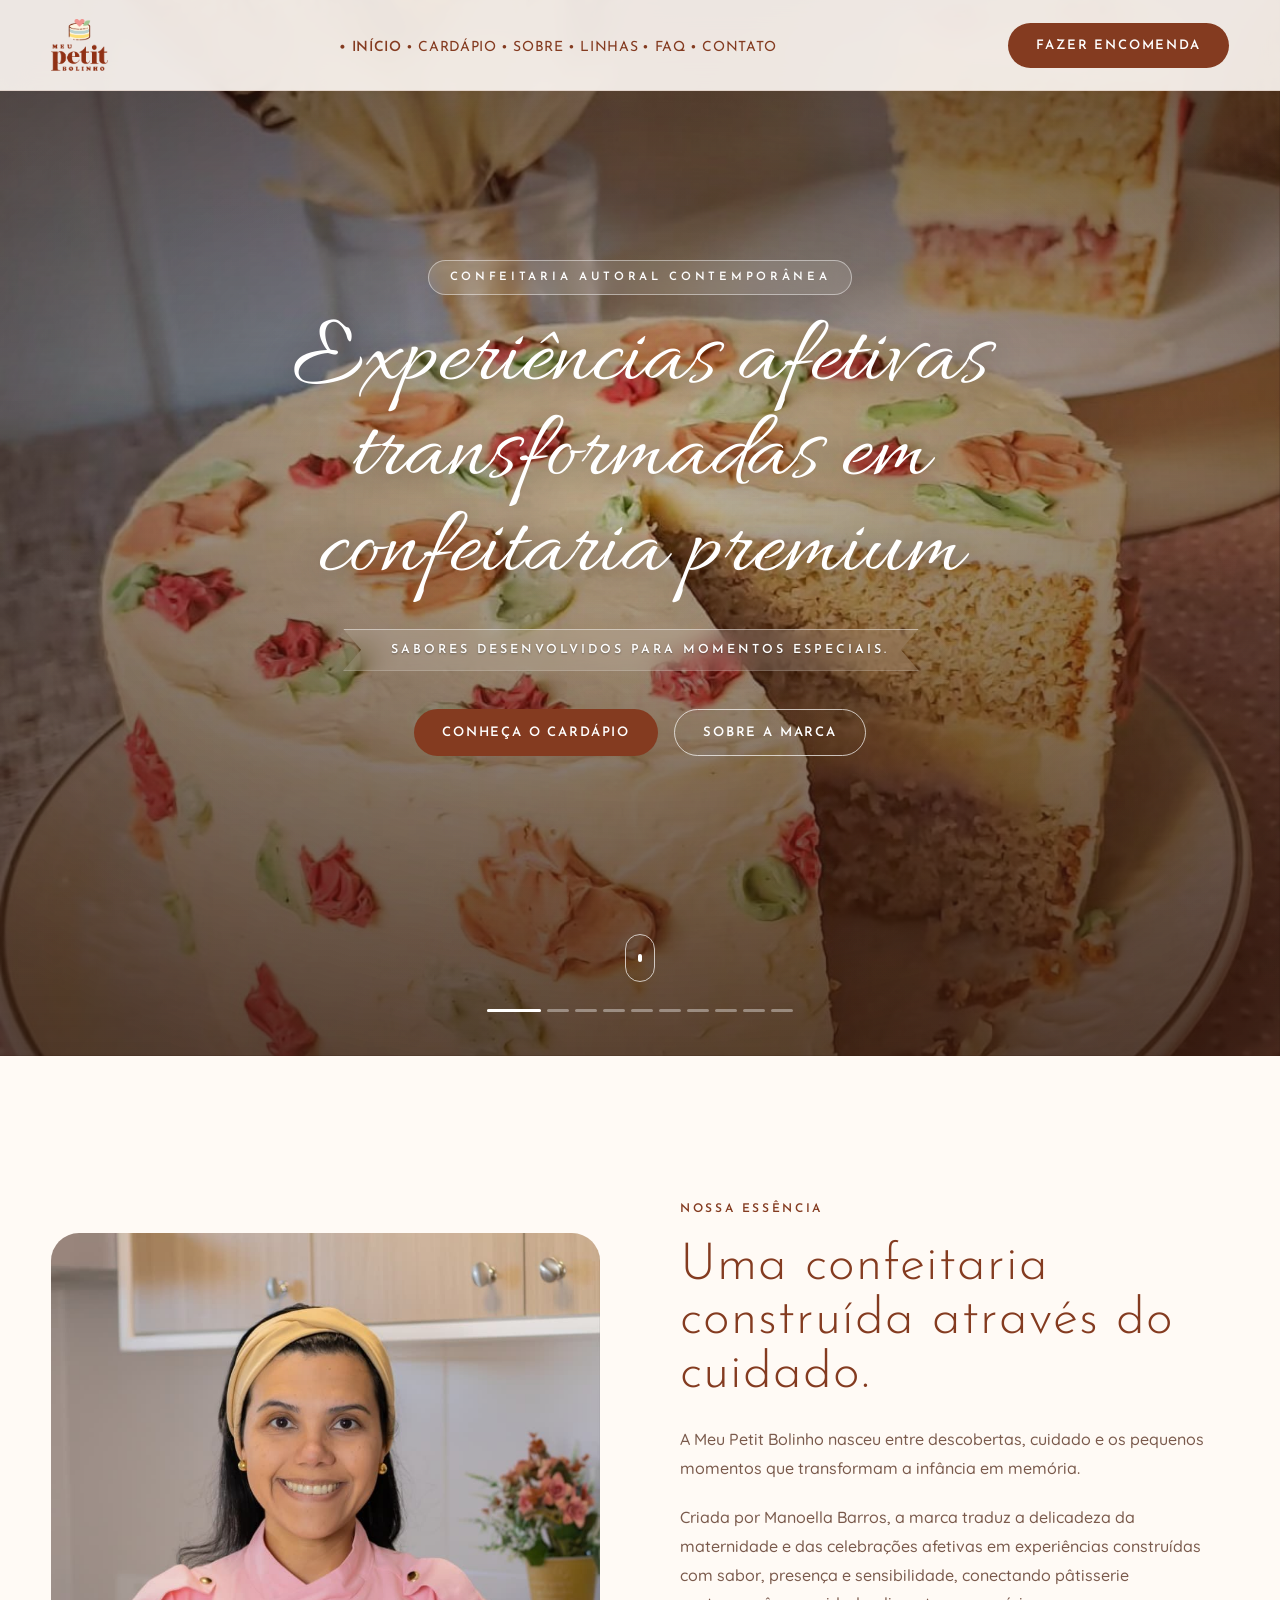
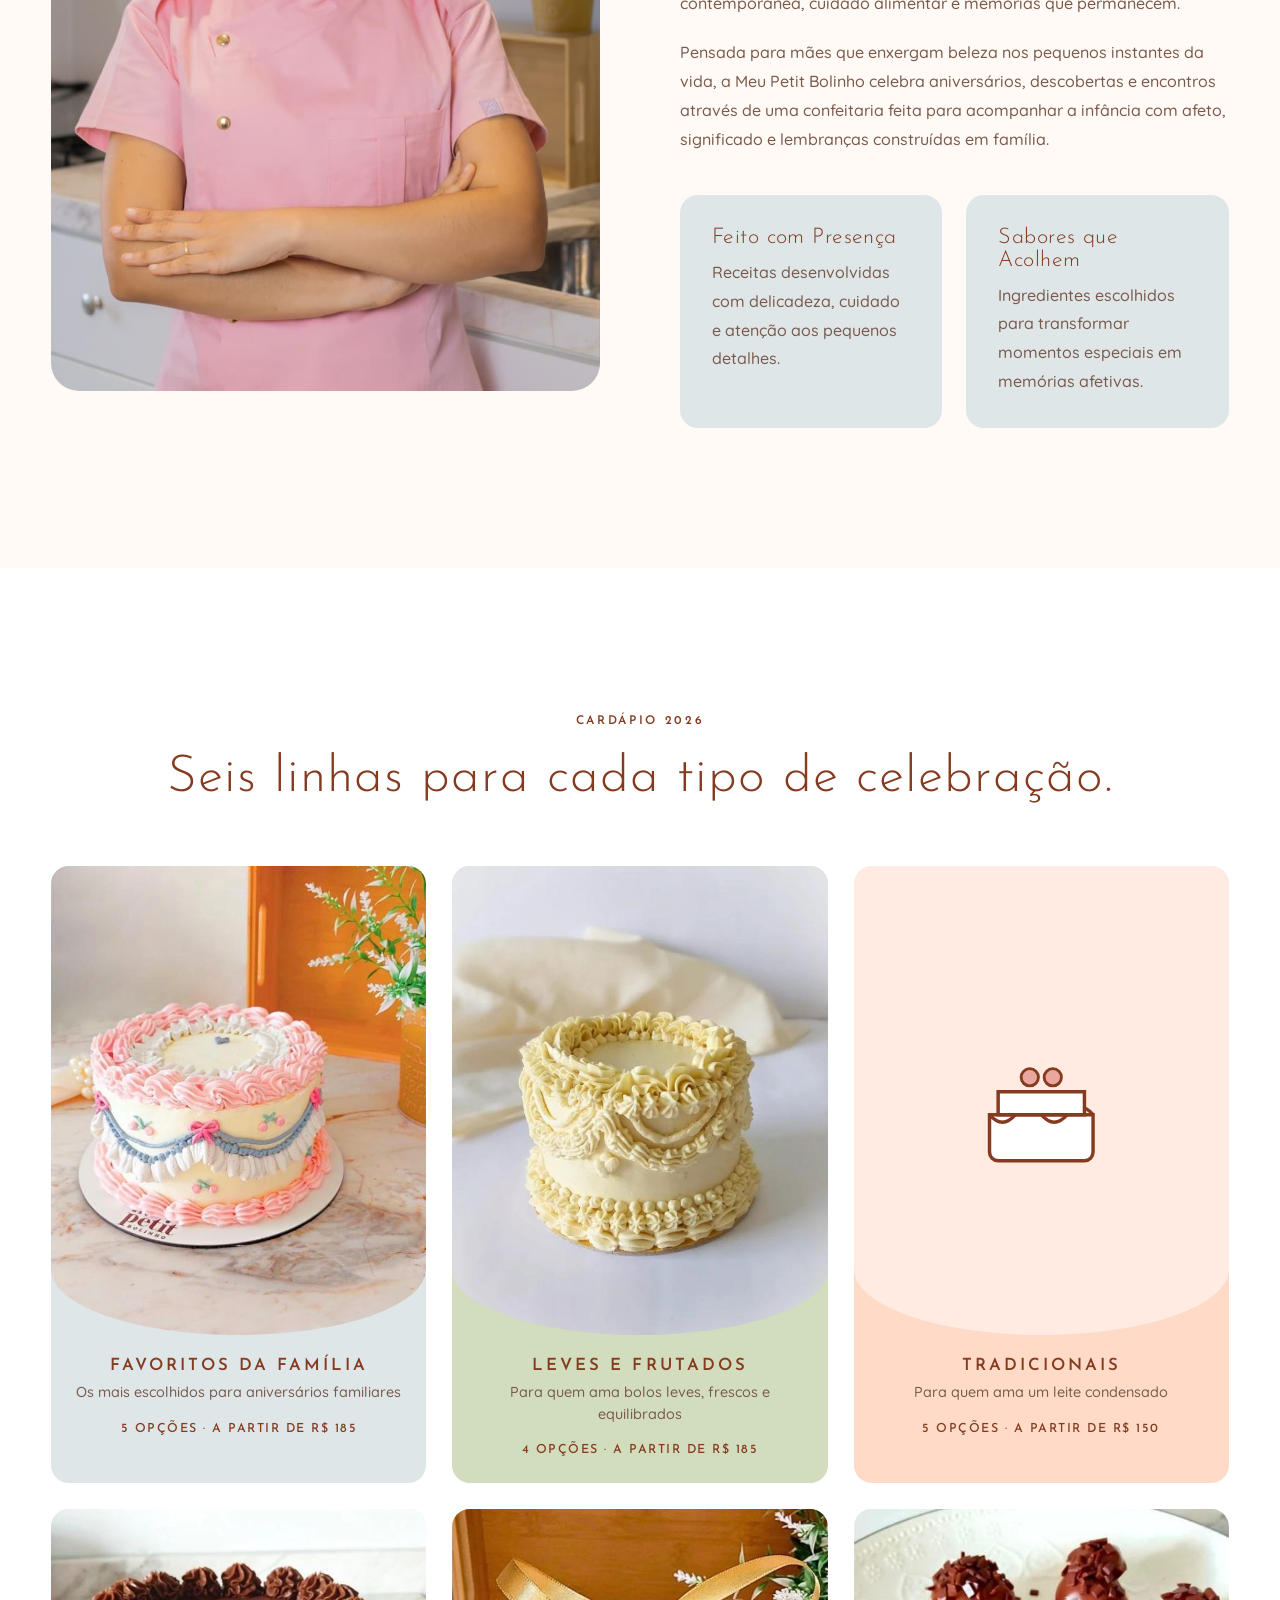
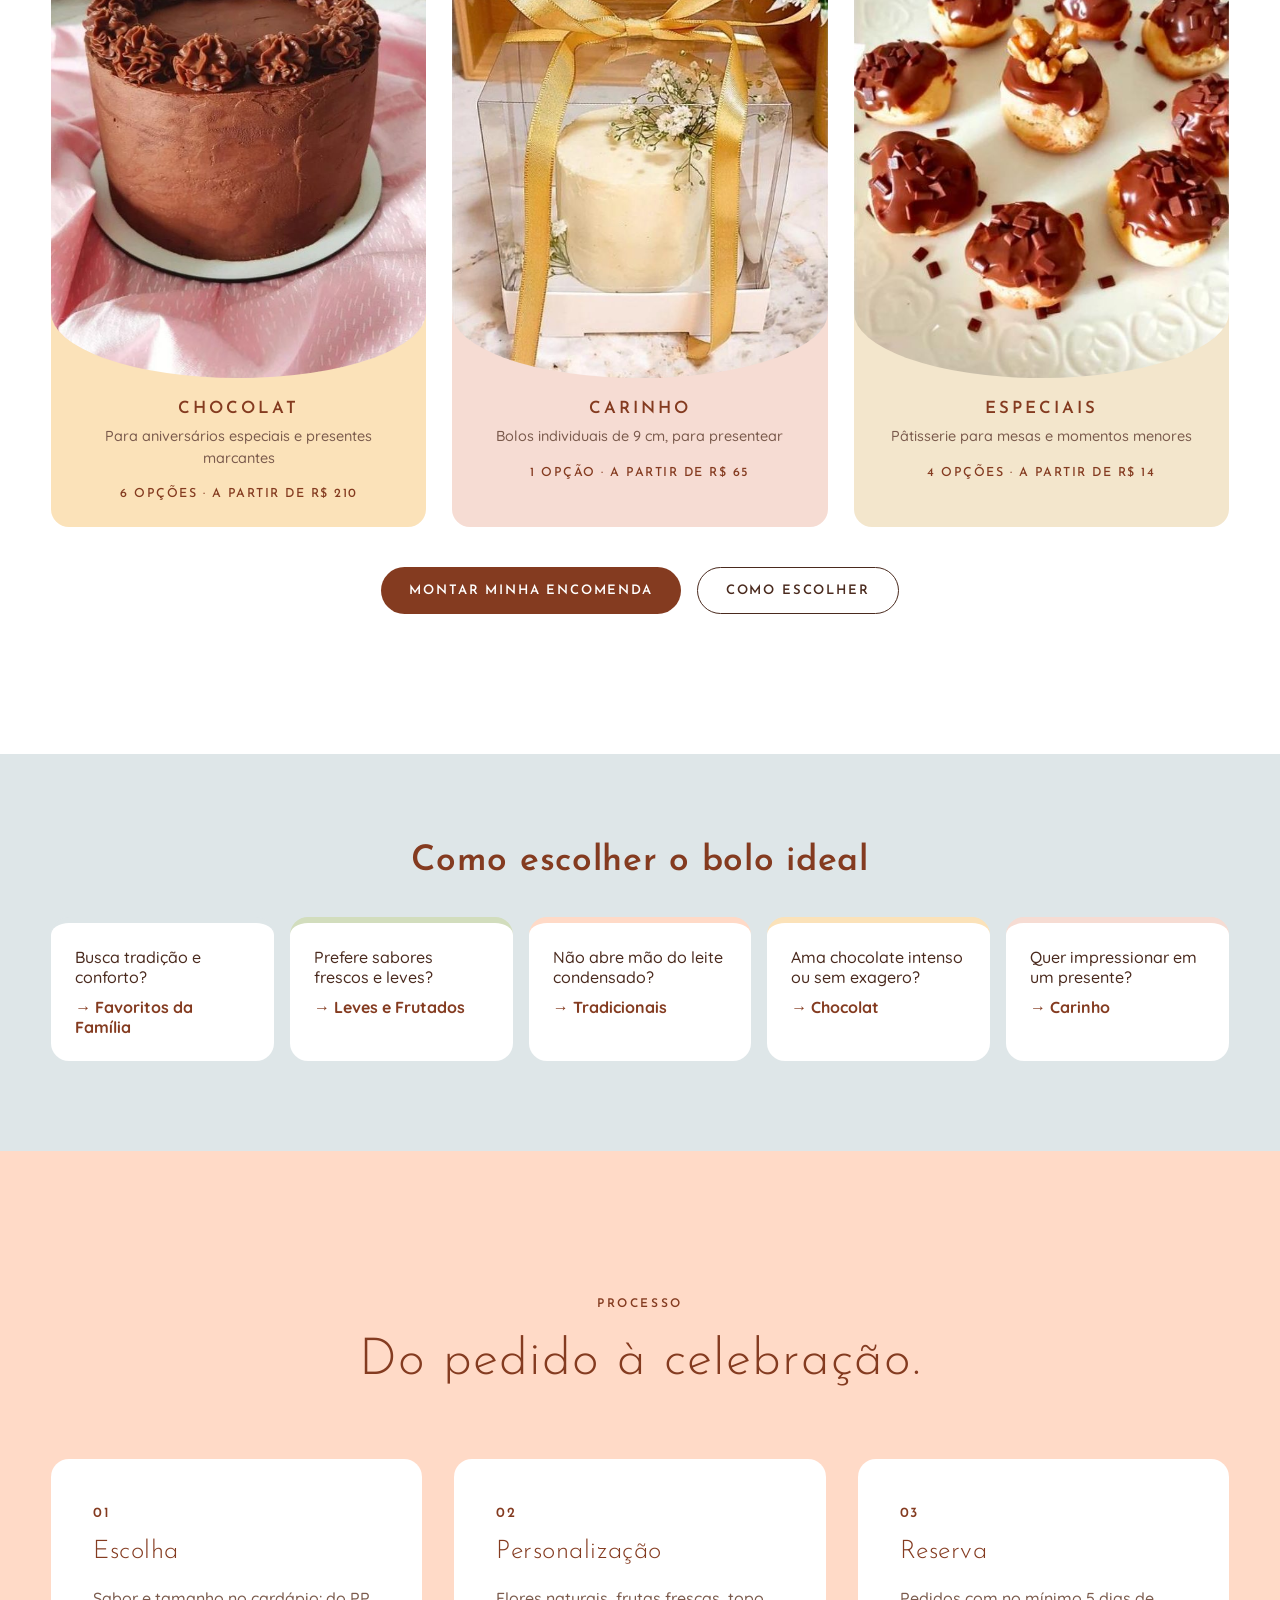
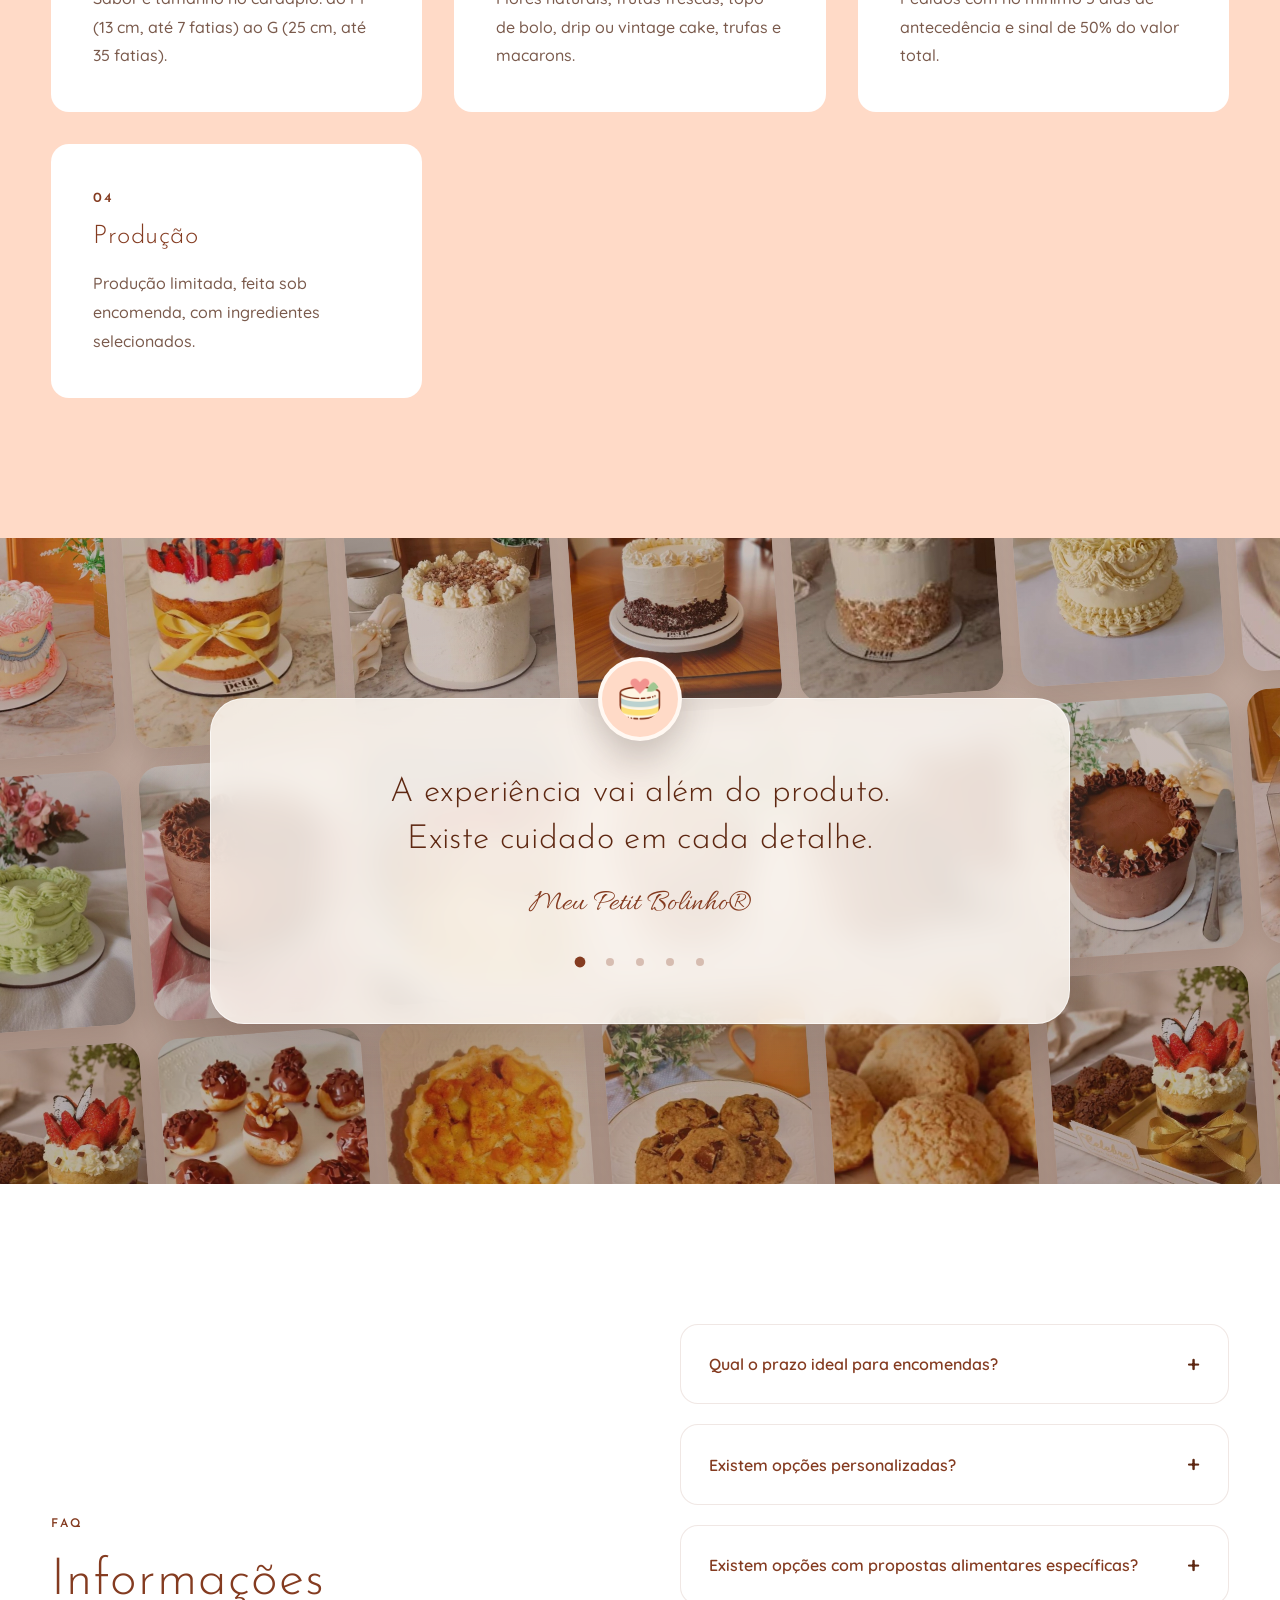
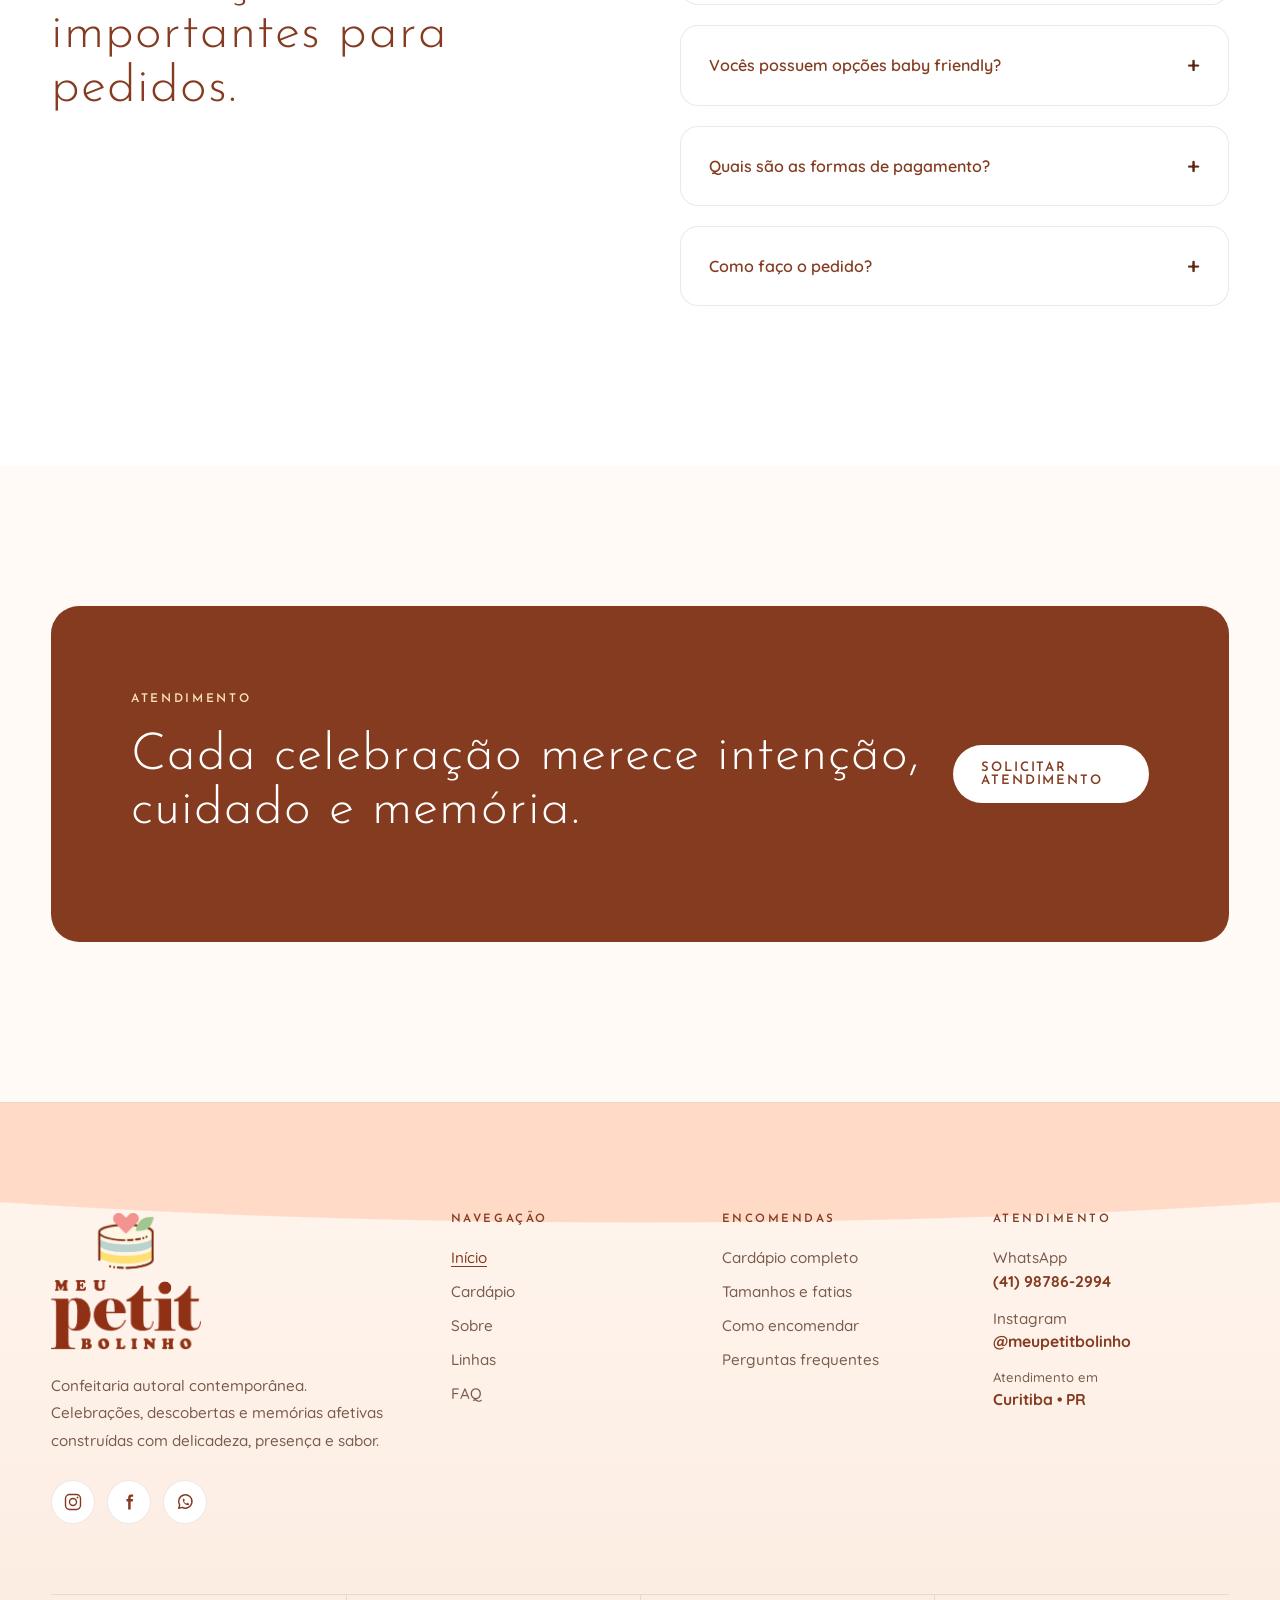
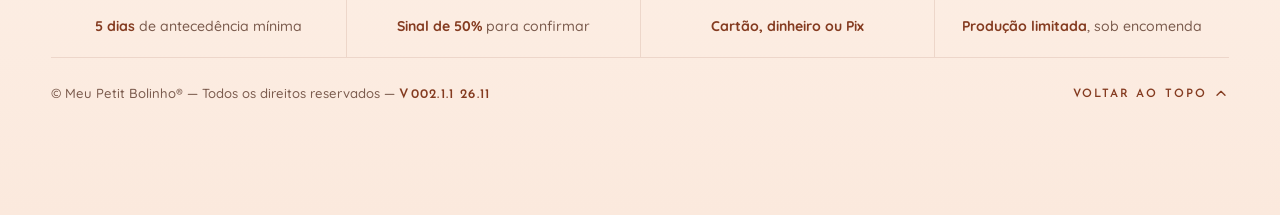
<file: index.html>
<!DOCTYPE html>
<html lang="pt-BR">
<head>

  <!-- ====================================== -->
  <!-- META TAGS — MEU PETIT BOLINHO® -->
  <!-- ====================================== -->

  <!-- Codificação e Idioma -->
  <meta charset="utf-8">

  <meta http-equiv="content-language"
        content="pt-BR">

  <!-- Responsividade -->
  <meta name="viewport"
        content="width=device-width, initial-scale=1.0">

  <!-- Título SEO -->
  <title>
    Meu Petit Bolinho® | Confeitaria Autoral Premium em Curitiba
  </title>

  <!-- Descrição SEO -->
  <meta name="description"
        content="Confeitaria autoral contemporânea em Curitiba especializada em bolos premium, pâtisserie artesanal, experiências afetivas e celebrações intimistas com identidade visual sofisticada e produção cuidadosa.">

  <!-- Palavras-chave -->
  <meta name="keywords"
        content="Meu Petit Bolinho, confeitaria premium Curitiba, bolos personalizados Curitiba, patisserie artesanal, confeitaria autoral, bolos saudáveis Curitiba, doces gourmet, confeitaria contemporânea, bolos afetivos, cookies artesanais, doces finos Curitiba">

  <!-- Canonical -->
  <link rel="canonical"
        href="https://victormordekai.github.io/meupetitbolinho/">

  <!-- Autor -->
  <meta name="author"
        content="Meu Petit Bolinho®">

  <!-- Direitos -->
  <meta name="copyright"
        content="© Meu Petit Bolinho® — Confeitaria Autoral Premium">

  <!-- Robots -->
  <meta name="robots"
        content="index, follow">

  <meta name="googlebot"
        content="index, follow">

  <!-- Mobile -->
  <meta name="mobile-web-app-capable"
        content="yes">

  <meta name="apple-mobile-web-app-capable"
        content="yes">

  <meta name="apple-mobile-web-app-status-bar-style"
        content="default">

  <!-- Theme -->
  <meta name="theme-color"
        content="#ffdac7">

<!-- ====================================== -->
<!-- OPEN GRAPH -->
<!-- ====================================== -->

<meta property="og:title"
      content="Meu Petit Bolinho® | Confeitaria Autoral Premium em Curitiba">

<meta property="og:description"
      content="Bolos autorais, pâtisserie artesanal e experiências afetivas premium desenvolvidas com sofisticação, delicadeza e identidade contemporânea.">

<meta property="og:type"
      content="website">

<meta property="og:url"
      content="https://victormordekai.github.io/meupetitbolinho/">

<meta property="og:image"
      content="https://victormordekai.github.io/meupetitbolinho/assets/banners/share-home.jpg">

<meta property="og:image:secure_url"
      content="https://victormordekai.github.io/meupetitbolinho/assets/banners/share-home.jpg">

<meta property="og:image:width"
      content="1200">

<meta property="og:image:height"
      content="630">

<meta property="og:image:type"
      content="image/jpeg">

<meta property="og:image:alt"
      content="Bolinho decorado com flores pintadas, laço laranja e selo Meu Petit Bolinho">

<meta property="og:locale"
      content="pt_BR">

<meta property="og:site_name"
      content="Meu Petit Bolinho®">
	  
  <!-- ====================================== -->
  <!-- TWITTER -->
  <!-- ====================================== -->

  <meta name="twitter:card"
        content="summary_large_image">

  <meta name="twitter:title"
        content="Meu Petit Bolinho® | Confeitaria Premium Contemporânea">

  <meta name="twitter:description"
        content="Confeitaria autoral premium em Curitiba especializada em bolos sofisticados, pâtisserie artesanal e experiências afetivas.">

  <meta name="twitter:image"
        content="https://victormordekai.github.io/meupetitbolinho/assets/banners/share-home.jpg">

  <!-- ====================================== -->
  <!-- FAVICONS -->
  <!-- ====================================== -->

  <link rel="icon"
        type="image/png"
        sizes="32x32"
        href="assets/logos/favicon.png">

  <link rel="apple-touch-icon"
        href="assets/logos/favicon.png">

  <!-- ====================================== -->
  <!-- PERFORMANCE -->
  <!-- ====================================== -->

  <link rel="preconnect"
        href="https://fonts.googleapis.com">

  <link rel="preconnect"
        href="https://fonts.gstatic.com"
        crossorigin>

  <!-- ====================================== -->
  <!-- TIPOGRAFIA -->
  <!-- ====================================== -->

  <link href="https://fonts.googleapis.com/css2?family=Allura&family=Josefin+Sans:wght@300;400;600&family=Quicksand:wght@400;500;600;700&display=swap"
        rel="stylesheet">

  <!-- primeira foto da abertura com prioridade -->
  <link rel="preload" as="image" href="assets/banners/hero-1.jpg" fetchpriority="high">

  <!-- CSS: base → componentes → página -->
  <link rel="stylesheet" href="css/base/tokens.css">
  <link rel="stylesheet" href="css/base/base.css">
  <link rel="stylesheet" href="css/base/animations.css">
  <link rel="stylesheet" href="css/components/buttons.css">
  <link rel="stylesheet" href="css/components/header.css">
  <link rel="stylesheet" href="css/components/cta.css">
  <link rel="stylesheet" href="css/components/footer.css">
  <link rel="stylesheet" href="css/components/hud.css">
  <link rel="stylesheet" href="css/components/guia.css">
  <link rel="stylesheet" href="css/components/tamanhos.css">
  <link rel="stylesheet" href="css/pages/home.css">

  <!-- Dados estruturados (Google) -->
  <script type="application/ld+json">
{
  "@context": "https://schema.org",
  "@type": "Bakery",
  "name": "Meu Petit Bolinho",
  "url": "https://victormordekai.github.io/meupetitbolinho/",
  "image": "https://victormordekai.github.io/meupetitbolinho/assets/banners/share-home.jpg",
  "logo": "https://victormordekai.github.io/meupetitbolinho/assets/logos/logo.png",
  "description": "Confeitaria autoral em Curitiba: bolos para festas sob encomenda, linha Carinho para presentear e pâtisserie.",
  "telephone": "+55 41 98786-2994",
  "address": {
    "@type": "PostalAddress",
    "addressLocality": "Curitiba",
    "addressRegion": "PR",
    "addressCountry": "BR"
  },
  "areaServed": "Curitiba",
  "servesCuisine": "Confeitaria",
  "priceRange": "R$ 14 – R$ 420",
  "paymentAccepted": "Cartão de crédito, Cartão de débito, Dinheiro, Pix",
  "currenciesAccepted": "BRL",
  "hasMenu": "https://victormordekai.github.io/meupetitbolinho/page/cardapio.html",
  "sameAs": [
    "https://instagram.com/meupetitbolinho",
    "https://www.facebook.com/meupetitbolinho"
  ]
}
  </script>

</head>

<body id="top">

  <!-- ====================================== -->
  <!-- NAVBAR -->
  <!-- ====================================== -->

<mpb-header></mpb-header>

  <main>

    <!-- HERO -->
    <section class="hero" aria-roledescription="carrossel" aria-label="Fotos da confeitaria">

      <div class="hero-carousel" aria-hidden="true">
      <div class="hero-image active" style="background-image: url('assets/banners/hero-1.jpg');"></div>
      <div class="hero-image" data-bg="assets/banners/hero-2.jpg"></div>
      <div class="hero-image" data-bg="assets/banners/hero-3.jpg"></div>
      <div class="hero-image" data-bg="assets/banners/hero-4.jpg"></div>
      <div class="hero-image" data-bg="assets/banners/hero-5.jpg"></div>
      <div class="hero-image" data-bg="assets/banners/hero-6.jpg"></div>
      <div class="hero-image" data-bg="assets/banners/hero-7.jpg"></div>
      <div class="hero-image" data-bg="assets/banners/hero-8.jpg"></div>
      <div class="hero-image" data-bg="assets/banners/hero-9.jpg"></div>
      <div class="hero-image" data-bg="assets/banners/hero-10.jpg"></div>
      </div>

      <div class="hero-overlay"></div>

      <div class="hero-content">

        <span class="hero-tag hero-in" style="--d:.15s">Confeitaria autoral contemporânea</span>

        <h1 class="hero-title hero-in" style="--d:.35s">
          Experiências afetivas transformadas em confeitaria premium
        </h1>

        <div class="hero-ribbon hero-in" style="--d:.6s">
          <span>Sabores desenvolvidos para momentos especiais.</span>
        </div>

        <div class="hero-buttons hero-in" style="--d:.8s">
          <a href="page/cardapio.html" class="btn-primary">Conheça o Cardápio</a>
          <a href="#sobre" class="btn-secondary">Sobre a Marca</a>
        </div>

      </div>

      <!-- indicadores gerados por js/modules/hero-carousel.js -->
      <div class="hero-dots" data-hero-dots role="group" aria-label="Escolher foto"></div>

      <a href="#sobre" class="hero-scroll" aria-label="Rolar para conhecer a marca"><span></span></a>

    </section>


    <section class="institutional-section" id="sobre">

      <div class="container institutional-grid">

        <div class="institutional-image">
          <img src="assets/img/fundadora.jpg" alt="Fundadora Meu Petit Bolinho" loading="lazy" decoding="async" />
        </div>

        <div class="institutional-content">

          <span class="section-tag">
            Nossa Essência
          </span>

          <h2>
            Uma confeitaria construída através do cuidado.
          </h2>

			<p>
			  A Meu Petit Bolinho nasceu entre descobertas, cuidado e os pequenos momentos que transformam a infância em memória.
			</p>
<br>
			<p>
			  Criada por Manoella Barros, a marca traduz a delicadeza da maternidade e das celebrações afetivas em experiências construídas com sabor, presença e sensibilidade, conectando pâtisserie contemporânea, cuidado alimentar e memórias que permanecem.
			</p>
<br>
			<p>
			  Pensada para mães que enxergam beleza nos pequenos instantes da vida, a Meu Petit Bolinho celebra aniversários, descobertas e encontros através de uma confeitaria feita para acompanhar a infância com afeto, significado e lembranças construídas em família.
			</p>

			<div class="institutional-cards">

			  <article class="mini-card">
				<h3>
				  Feito com Presença
				</h3>

				<p>
				  Receitas desenvolvidas com delicadeza, cuidado e atenção aos pequenos detalhes.
				</p>
			  </article>

			  <article class="mini-card">
				<h3>
				  Sabores que Acolhem
				</h3>

				<p>
				  Ingredientes escolhidos para transformar momentos especiais em memórias afetivas.
				</p>
			  </article>

			</div>

        </div>

      </div>

    </section>


    <section class="products-section linhas-section" id="produtos">

      <div class="container">

        <div class="section-header center">
          <span class="section-tag">Cardápio 2026</span>
          <h2>Seis linhas para cada tipo de celebração.</h2>
        </div>

        <!-- cards gerados por js/home.js a partir de js/data/cardapio.js -->
        <div class="linhas-grid" data-linhas-home></div>

      </div>

	<br><br>
	  <div class="hero-buttons">
		  <a href="page/cardapio.html" class="btn-primary">
			Montar minha encomenda
		  </a>
		  <a href="#guia" class="btn-secondary">
			Como escolher
		  </a>
	  </div>

    </section>


    <section class="guia" id="guia" aria-labelledby="guia-titulo">
      <div class="container">
        <h2 id="guia-titulo" class="guia__title">Como escolher o bolo ideal</h2>
        <div class="guia__grid" data-guia-home></div>
      </div>
    </section>


    <section class="process-section" id="processo">

      <div class="container">

        <div class="section-header center">
          <span class="section-tag">
            Processo
          </span>

          <h2>
            Do pedido à celebração.
          </h2>
        </div>

        <div class="timeline-grid">

          <div class="timeline-card">
            <span>01</span>
            <h3>Escolha</h3>
            <p>
              Sabor e tamanho no cardápio: do PP (13 cm, até 7 fatias) ao G (25 cm, até 35 fatias).
            </p>
          </div>

          <div class="timeline-card">
            <span>02</span>
            <h3>Personalização</h3>
            <p>
              Flores naturais, frutas frescas, topo de bolo, drip ou vintage cake, trufas e macarons.
            </p>
          </div>

          <div class="timeline-card">
            <span>03</span>
            <h3>Reserva</h3>
            <p>
              Pedidos com no mínimo 5 dias de antecedência e sinal de 50% do valor total.
            </p>
          </div>

          <div class="timeline-card">
            <span>04</span>
            <h3>Produção</h3>
            <p>
              Produção limitada, feita sob encomenda, com ingredientes selecionados.
            </p>
          </div>

        </div>

      </div>

    </section>


<section class="testimonial-section" id="testimonial" aria-label="Manifesto da marca">

  <!-- mosaico de fotos gerado por js/modules/manifesto.js a partir do cardápio -->
  <div class="mosaic" data-mosaic aria-hidden="true"></div>

  <div class="testimonial-overlay"></div>

  <div class="container">

    <figure class="testimonial-box">

      <img class="testimonial-badge" src="assets/logos/logo-icone.png" alt="" width="52" height="52">

      <blockquote>
        <p id="testimonialText">A experiência vai além do produto. Existe cuidado em cada detalhe.</p>
      </blockquote>

      <figcaption id="testimonialAuthor">Meu Petit Bolinho®</figcaption>

      <div class="testimonial-dots" data-manifesto-dots role="group" aria-label="Escolher frase"></div>

    </figure>

  </div>

</section>


    <section class="faq-section" id="faq">

      <div class="container faq-grid">

        <div class="faq-title">
          <span class="section-tag">
            FAQ
          </span>

          <h2>
            Informações importantes para pedidos.
          </h2>
        </div>

        <div class="faq-items">

          <div class="faq-item">
            <button class="faq-question">
              Qual o prazo ideal para encomendas?
            </button>

            <div class="faq-answer">
              <p>
                Solicitamos no mínimo 5 dias de antecedência para todos os pedidos, com pagamento antecipado de 50% do valor total.
              </p>
            </div>
          </div>

          <div class="faq-item">
            <button class="faq-question">
              Existem opções personalizadas?
            </button>

            <div class="faq-answer">
              <p>
                Sim. Há decoração extra (flores naturais, frutas frescas, topo de bolo, drip cake, vintage cake, biscoito personalizado) e ingredientes opcionais como massa sem glúten ou integral e chocolate belga. Valores sob consulta.
              </p>
            </div>
          </div>

          <div class="faq-item">
            <button class="faq-question">
              Existem opções com propostas alimentares específicas?
            </button>

            <div class="faq-answer">
              <p>
                Sim. A Meu Petit Bolinho possui opções desenvolvidas com menos açúcar,
                recheios à base de frutas naturais e propostas pensadas para diferentes
                necessidades alimentares.
              </p>

              <p>
                Também desenvolvemos opções com massa integral, versões sem glúten,
                propostas baby friendly, utilização de açúcar mascavo e receitas
                com baixo teor de cálcio.
              </p>
            </div>
          </div>

          <div class="faq-item">
            <button class="faq-question">
              Vocês possuem opções baby friendly?
            </button>

            <div class="faq-answer">
              <p>
                Sim. A linha baby friendly faz parte da identidade da marca.
              </p>
            </div>
          </div>

          <div class="faq-item">
            <button class="faq-question">
              Quais são as formas de pagamento?
            </button>

            <div class="faq-answer">
              <p>
                Cartão de crédito ou débito, dinheiro ou Pix. O pedido é confirmado com o sinal de 50%.
              </p>
            </div>
          </div>

          <div class="faq-item">
            <button class="faq-question">
              Como faço o pedido?
            </button>

            <div class="faq-answer">
              <p>
                Monte a encomenda no <a href="page/cardapio.html"><u>cardápio do site</u></a> e envie pelo WhatsApp (41) 98786-2994, ou chame no direct do Instagram @meupetitbolinho.
              </p>
            </div>
          </div>

        </div>

      </div>

    </section>


    <mpb-cta></mpb-cta>

  </main>


  <mpb-footer></mpb-footer>

  <mpb-hud></mpb-hud>


  <!-- JS: configuração → componentes (composer) → dados → módulos → página -->
  <script src="js/core/config.js"></script>
  <script src="composer/mpb-header.js"></script>
  <script src="composer/mpb-cta.js"></script>
  <script src="composer/mpb-footer.js"></script>
  <script src="composer/mpb-hud.js"></script>
  <script src="js/data/cardapio.js"></script>
  <script src="js/modules/hero-carousel.js"></script>
  <script src="js/modules/faq.js"></script>
  <script src="js/modules/manifesto.js"></script>
  <script src="js/pages/home.js"></script>

</body>
</html>
</file>
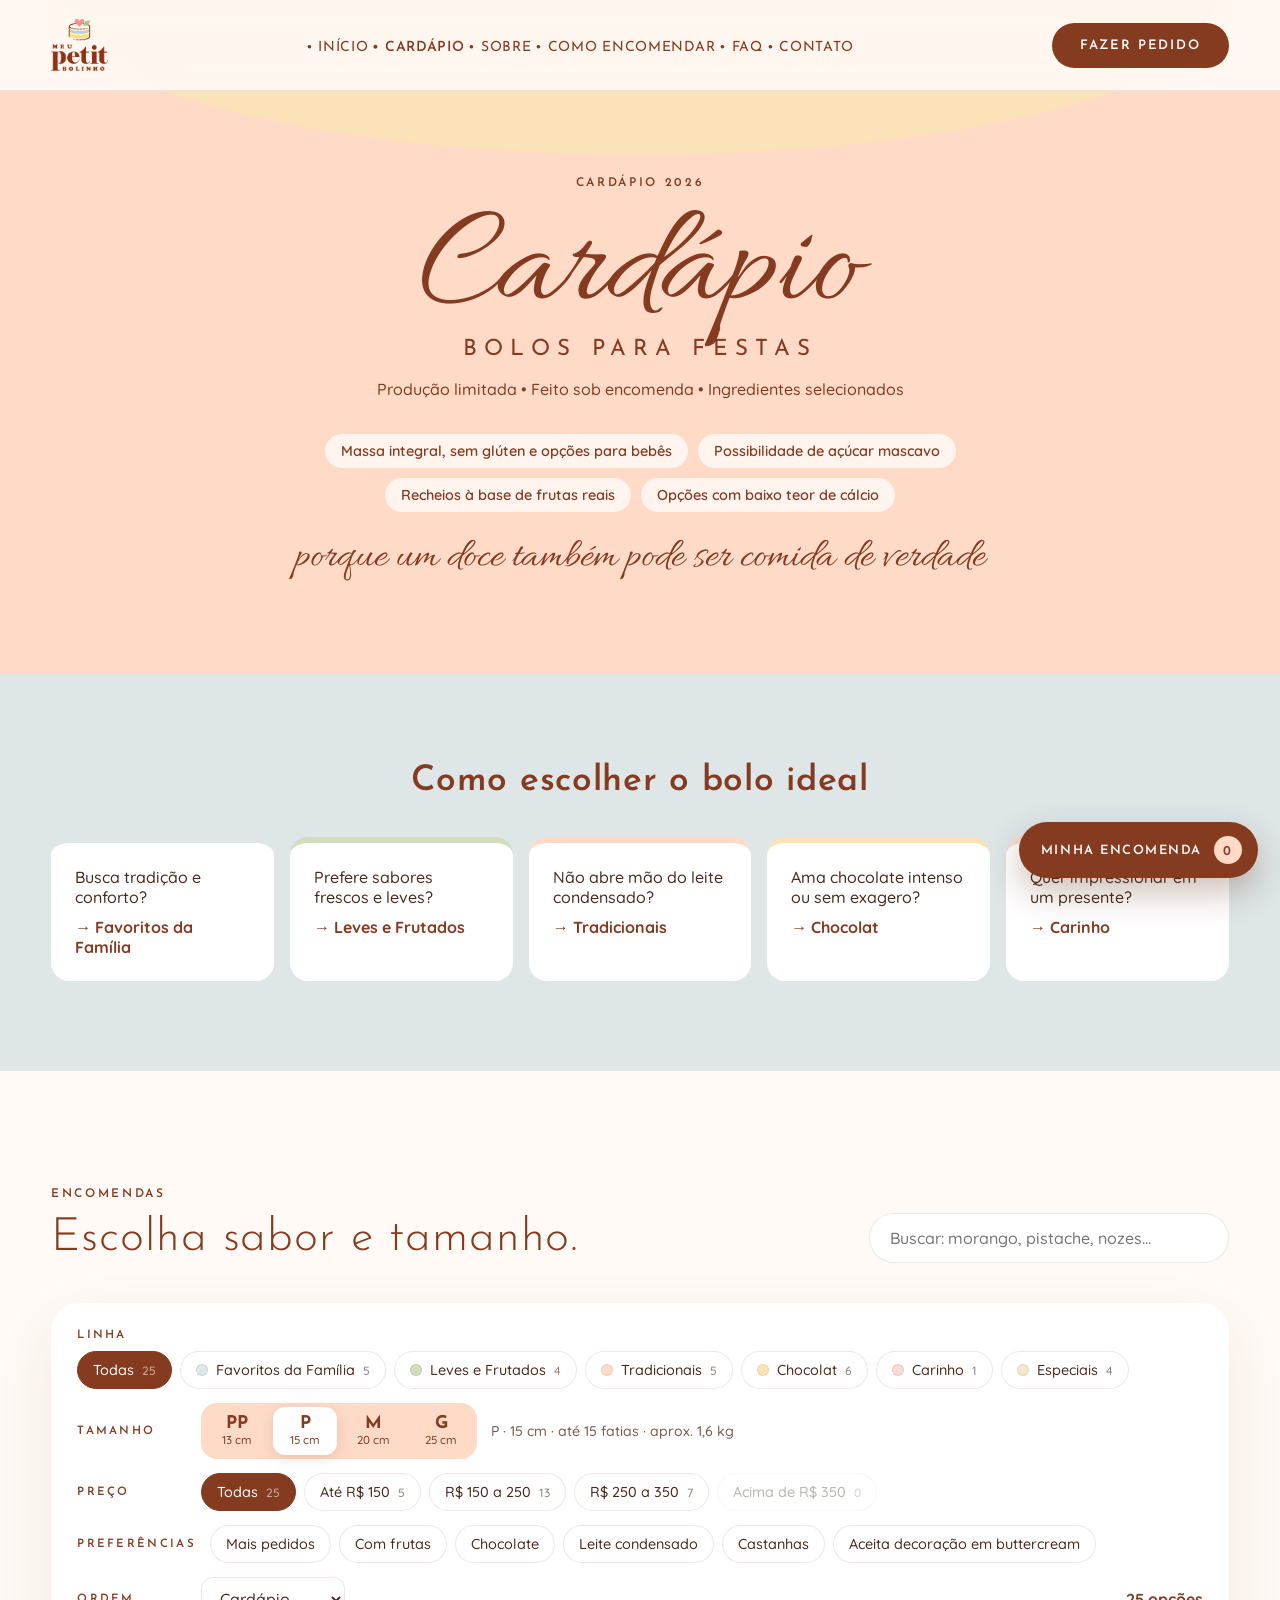
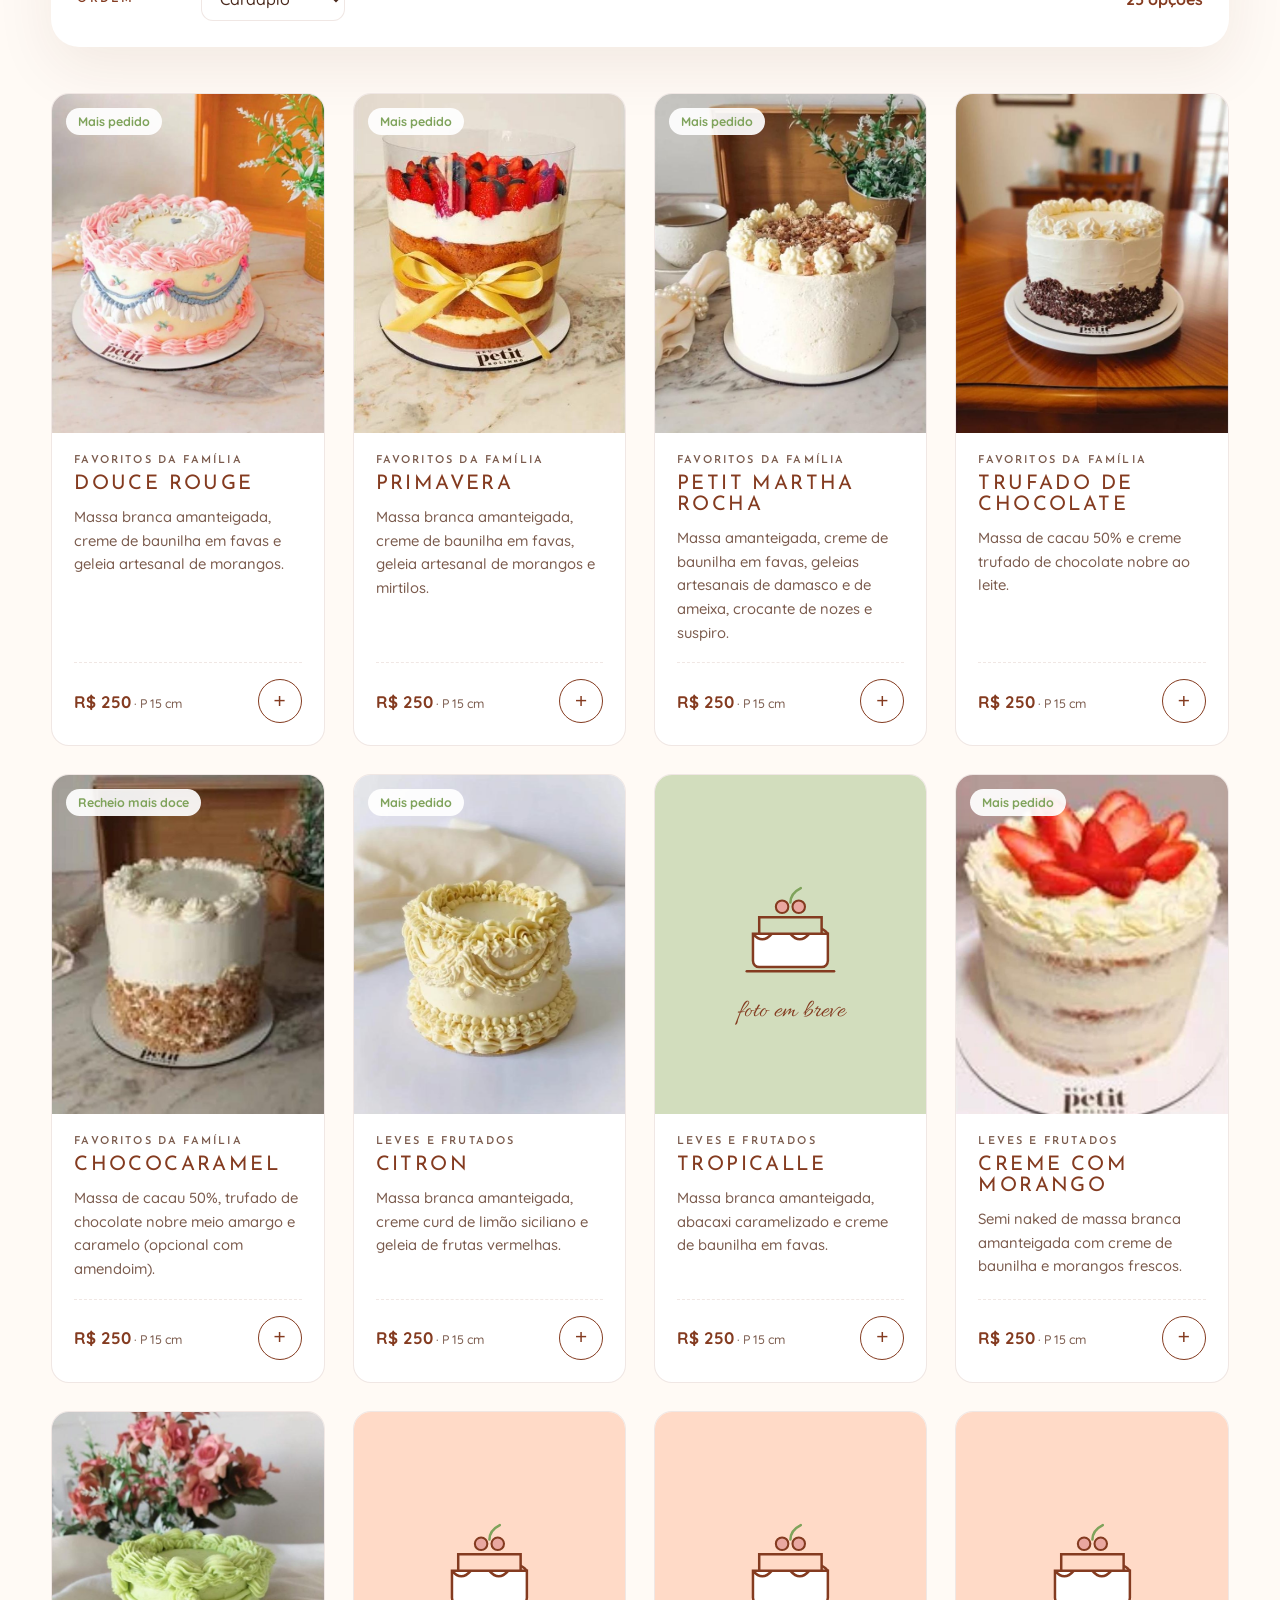
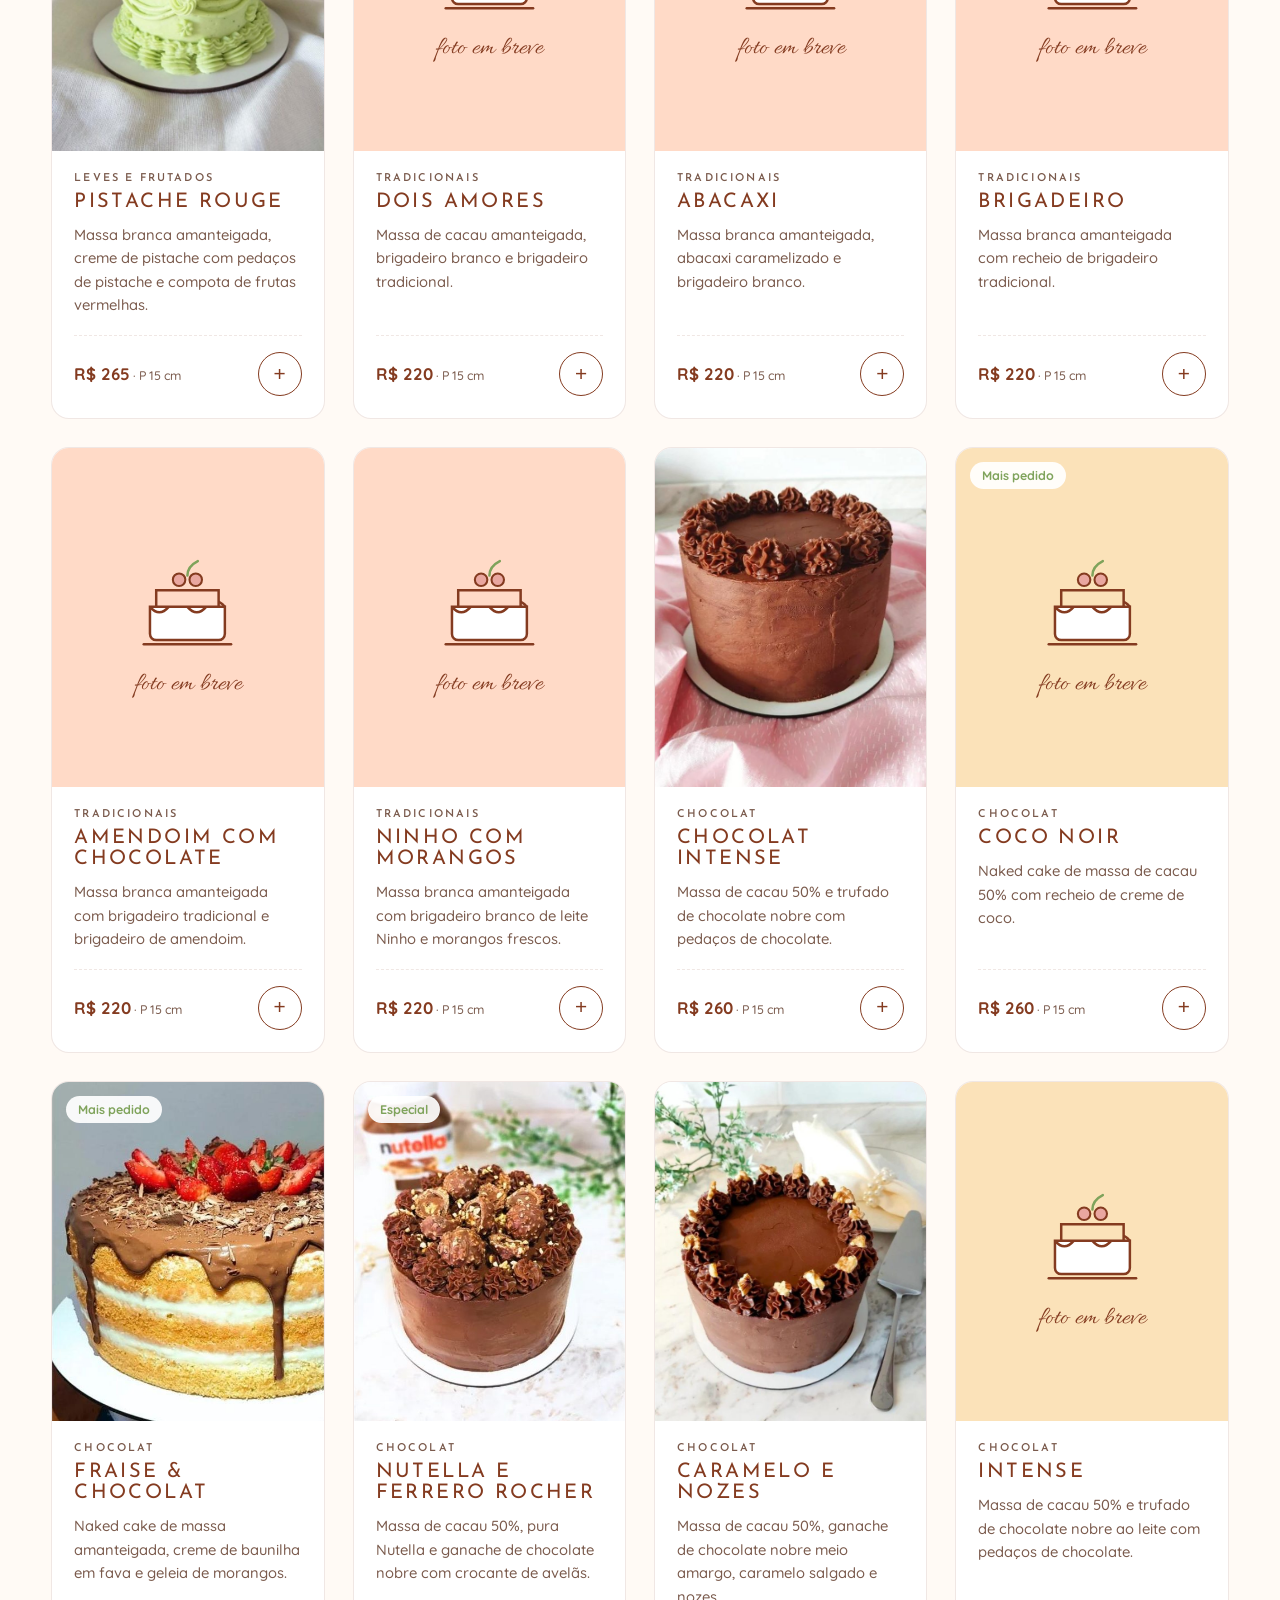
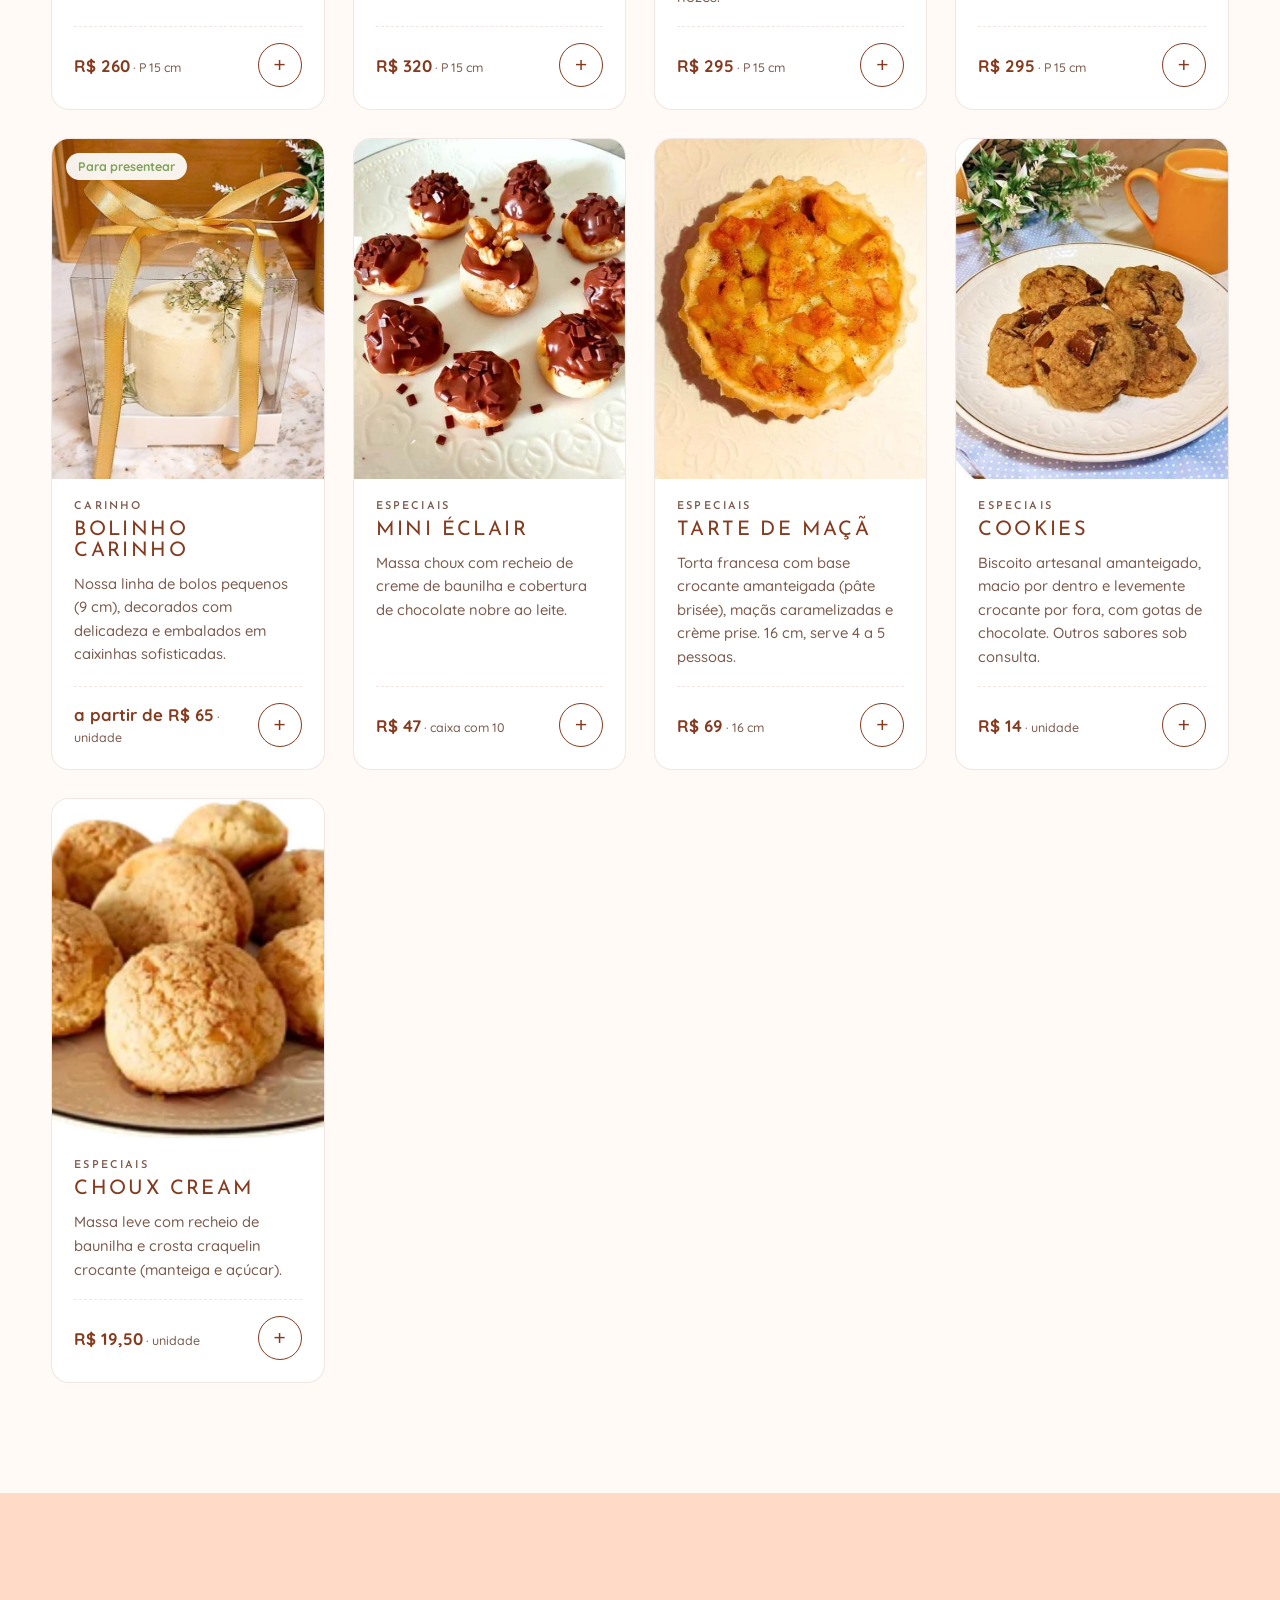
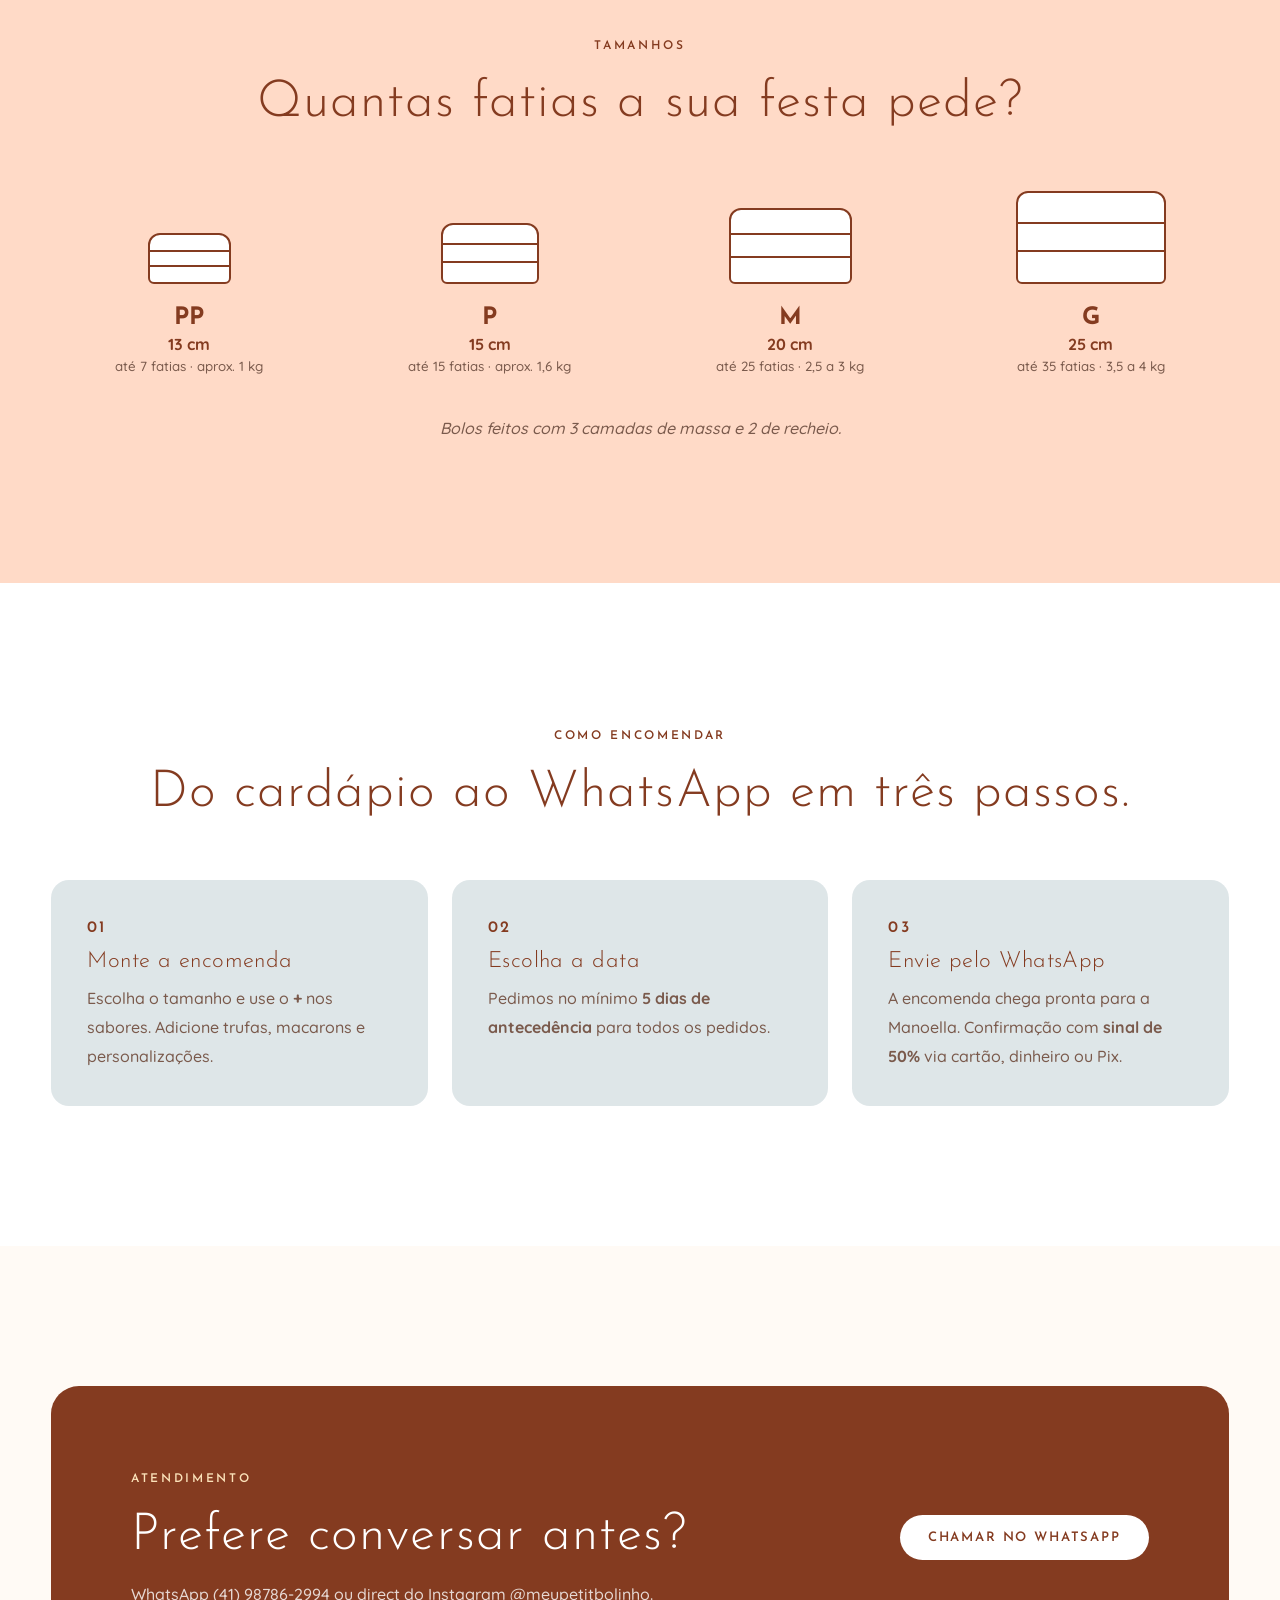
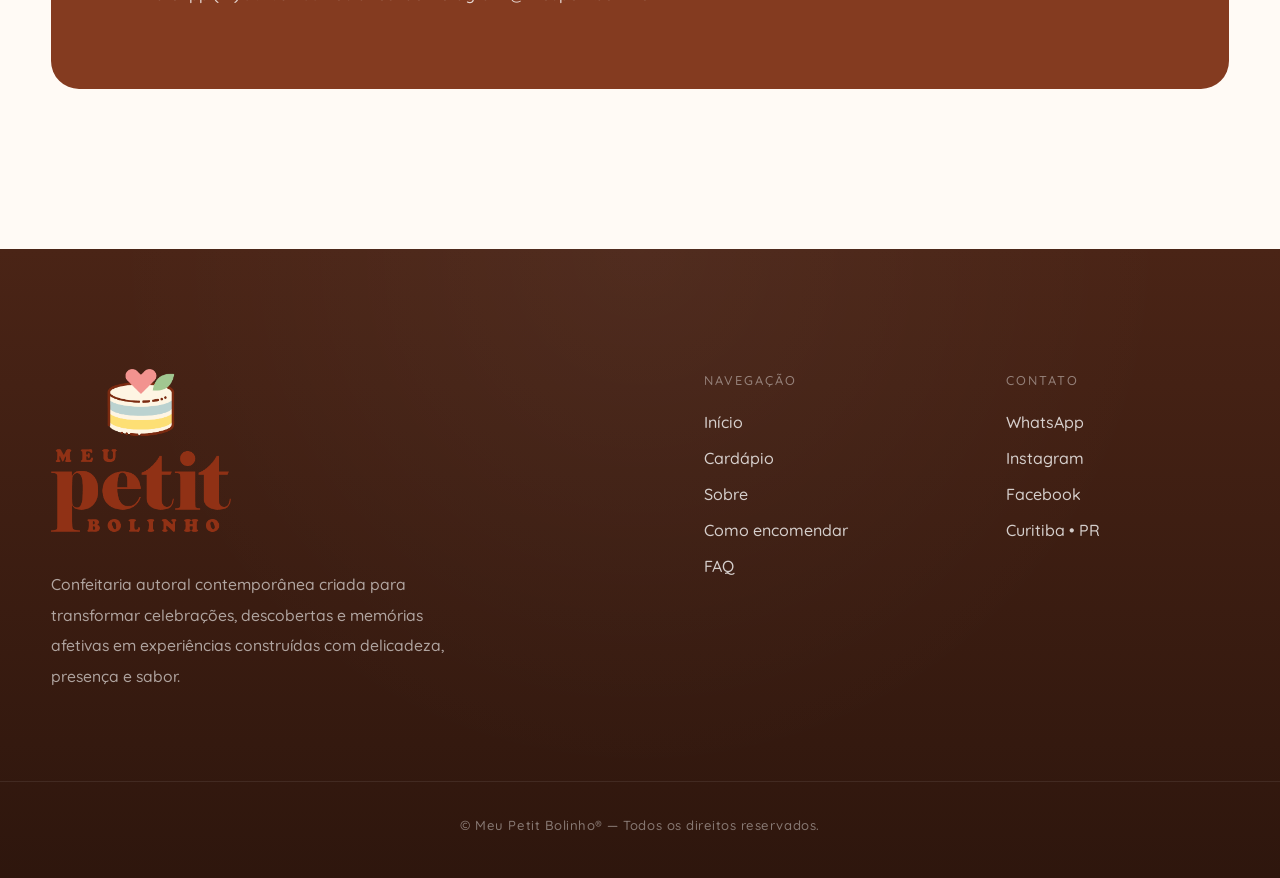
<file: cardapio.html>
<!DOCTYPE html>
<html lang="pt-BR">
<head>
  <meta charset="utf-8">
  <meta name="viewport" content="width=device-width, initial-scale=1.0">

  <title>Cardápio & Encomendas | Meu Petit Bolinho® · Confeitaria em Curitiba</title>
  <meta name="description" content="Cardápio 2026 da Meu Petit Bolinho®: bolos para festas em quatro tamanhos, linha Carinho para presentear e pâtisserie. Monte sua encomenda e envie pelo WhatsApp.">
  <link rel="canonical" href="https://victormordekai.github.io/meupetitbolinho/cardapio.html">
  <meta name="robots" content="index, follow">
  <meta name="theme-color" content="#ffdac7">

  <meta property="og:type" content="website">
  <meta property="og:locale" content="pt_BR">
  <meta property="og:site_name" content="Meu Petit Bolinho®">
  <meta property="og:title" content="Cardápio & Encomendas | Meu Petit Bolinho®">
  <meta property="og:description" content="Escolha sabor, tamanho e data. A encomenda segue pronta para o WhatsApp.">
  <meta property="og:url" content="https://victormordekai.github.io/meupetitbolinho/cardapio.html">
  <meta property="og:image" content="https://victormordekai.github.io/meupetitbolinho/assets/banners/share-cardapio.jpg">
  <meta property="og:image:secure_url" content="https://victormordekai.github.io/meupetitbolinho/assets/banners/share-cardapio.jpg">
  <meta property="og:image:type" content="image/jpeg">
  <meta property="og:image:width" content="1200">
  <meta property="og:image:height" content="630">
  <meta property="og:image:alt" content="Três bolos da Meu Petit Bolinho: Douce Rouge, Primavera e Nutella com Ferrero Rocher">
  <meta name="twitter:card" content="summary_large_image">
  <meta name="twitter:title" content="Cardápio & Encomendas | Meu Petit Bolinho®">
  <meta name="twitter:description" content="Escolha sabor, tamanho e data. A encomenda segue pronta para o WhatsApp.">
  <meta name="twitter:image" content="https://victormordekai.github.io/meupetitbolinho/assets/banners/share-cardapio.jpg">

  <link rel="icon" type="image/png" sizes="32x32" href="assets/logos/favicon.png">
  <link rel="apple-touch-icon" href="assets/logos/favicon.png">

  <link rel="preconnect" href="https://fonts.googleapis.com">
  <link rel="preconnect" href="https://fonts.gstatic.com" crossorigin>
  <link href="https://fonts.googleapis.com/css2?family=Allura&family=Josefin+Sans:wght@300;400;600&family=Quicksand:wght@400;500;600;700&display=swap" rel="stylesheet">

  <link rel="stylesheet" href="css/variables.css">
  <link rel="stylesheet" href="css/style.css">
  <link rel="stylesheet" href="css/responsive.css">
  <link rel="stylesheet" href="css/animations.css">
  <link rel="stylesheet" href="css/brand.css">
  <link rel="stylesheet" href="css/cardapio.css">
</head>

<body class="page-cardapio">

  <!-- NAVBAR (igual em todas as páginas) -->
  <header class="header">
    <div class="container nav-wrapper">
      <a href="index.html" class="navbar-brand">
        <img src="assets/logos/logo-light.png" alt="Meu Petit Bolinho — início">
      </a>

      <nav class="nav-menu" id="navMenu" aria-label="Principal">
        <a href="index.html">• Início</a>
        <a href="cardapio.html" aria-current="page">• Cardápio</a>
        <a href="index.html#sobre">• Sobre</a>
        <a href="#como-encomendar">• Como encomendar</a>
        <a href="index.html#faq">• FAQ</a>
        <a href="#contato">• Contato</a>
      </nav>

      <button class="menu-toggle" id="menuToggle" aria-label="Abrir menu">︙</button>

      <a href="https://wa.me/5541987862994" target="_blank" rel="noopener noreferrer" class="btn-primary desktop-cta">Fazer Pedido</a>
    </div>
  </header>

  <main>

    <!-- ABERTURA -->
    <section class="menu-hero">
      <div class="container menu-hero__inner">
        <span class="section-tag">Cardápio 2026</span>
        <h1><span class="script">Cardápio</span> Bolos para festas</h1>
        <p>Produção limitada • Feito sob encomenda • Ingredientes selecionados</p>
        <ul class="menu-hero__pills">
          <li>Massa integral, sem glúten e opções para bebês</li>
          <li>Possibilidade de açúcar mascavo</li>
          <li>Recheios à base de frutas reais</li>
          <li>Opções com baixo teor de cálcio</li>
        </ul>
        <p class="menu-hero__claim script">porque um doce também pode ser comida de verdade</p>
      </div>
    </section>

    <!-- GUIA -->
    <section class="guia" aria-labelledby="guia-titulo">
      <div class="container">
        <h2 id="guia-titulo" class="guia__title">Como escolher o bolo ideal</h2>
        <div class="guia__grid" data-guia></div>
      </div>
    </section>

    <!-- CATÁLOGO -->
    <section id="catalogo" class="catalogo" aria-labelledby="catalogo-titulo">
      <div class="container">
        <header class="catalogo__head">
          <div>
            <span class="section-tag">Encomendas</span>
            <h2 id="catalogo-titulo">Escolha sabor e tamanho.</h2>
          </div>
          <label class="busca">
            <span class="sr-only">Buscar no cardápio</span>
            <input type="search" placeholder="Buscar: morango, pistache, nozes…" data-busca>
          </label>
        </header>

        <div class="filtros">
          <div class="filtros__row">
            <span class="filtros__label">Linha</span>
            <div class="chips" data-linhas role="group" aria-label="Filtrar por linha"></div>
          </div>
          <div class="filtros__row">
            <span class="filtros__label">Tamanho</span>
            <div class="sizes" data-tamanhos role="group" aria-label="Escolher tamanho do bolo"></div>
            <span class="filtros__hint" data-tamanho-info aria-live="polite"></span>
          </div>
          <div class="filtros__row">
            <span class="filtros__label">Preço</span>
            <div class="chips" data-faixas role="group" aria-label="Filtrar por faixa de preço"></div>
          </div>
          <div class="filtros__row">
            <span class="filtros__label">Preferências</span>
            <div class="chips" data-prefs role="group" aria-label="Filtrar por preferência"></div>
          </div>
          <div class="filtros__row filtros__row--end">
            <label class="filtros__label" for="ordem">Ordem</label>
            <select id="ordem" class="ordem" data-ordem>
              <option value="cardapio">Cardápio</option>
              <option value="menor">Menor preço</option>
              <option value="maior">Maior preço</option>
              <option value="nome">Nome (A–Z)</option>
            </select>
            <button type="button" class="filtros__reset" data-reset hidden>Limpar filtros</button>
            <span class="filtros__count" data-count aria-live="polite"></span>
          </div>
        </div>

        <div class="mpb-grid" data-catalog></div>
        <p class="mpb-empty" data-empty hidden>Nenhuma opção nesta combinação. Tente outro tamanho ou limpe os filtros.</p>

        <noscript>
          <p class="mpb-empty">Para montar a encomenda, ative o JavaScript ou chame no WhatsApp (41) 98786-2994.</p>
        </noscript>
      </div>
    </section>

    <!-- TAMANHOS -->
    <section class="tamanhos" aria-labelledby="tamanhos-titulo">
      <div class="container">
        <div class="section-header center">
          <span class="section-tag">Tamanhos</span>
          <h2 id="tamanhos-titulo">Quantas fatias a sua festa pede?</h2>
        </div>
        <ol class="tamanhos__grid">
          <li style="--s:.55"><i></i><b>PP</b><span>13 cm</span><small>até 7 fatias · aprox. 1 kg</small></li>
          <li style="--s:.65"><i></i><b>P</b><span>15 cm</span><small>até 15 fatias · aprox. 1,6 kg</small></li>
          <li style="--s:.82"><i></i><b>M</b><span>20 cm</span><small>até 25 fatias · 2,5 a 3 kg</small></li>
          <li style="--s:1"><i></i><b>G</b><span>25 cm</span><small>até 35 fatias · 3,5 a 4 kg</small></li>
        </ol>
        <p class="tamanhos__obs">Bolos feitos com 3 camadas de massa e 2 de recheio.</p>
      </div>
    </section>

    <!-- COMO ENCOMENDAR -->
    <section id="como-encomendar" class="passos" aria-labelledby="passos-titulo">
      <div class="container">
        <div class="section-header center">
          <span class="section-tag">Como encomendar</span>
          <h2 id="passos-titulo">Do cardápio ao WhatsApp em três passos.</h2>
        </div>
        <ol class="passos__grid">
          <li><span>01</span><h3>Monte a encomenda</h3><p>Escolha o tamanho e use o <b>+</b> nos sabores. Adicione trufas, macarons e personalizações.</p></li>
          <li><span>02</span><h3>Escolha a data</h3><p>Pedimos no mínimo <b>5 dias de antecedência</b> para todos os pedidos.</p></li>
          <li><span>03</span><h3>Envie pelo WhatsApp</h3><p>A encomenda chega pronta para a Manoella. Confirmação com <b>sinal de 50%</b> via cartão, dinheiro ou Pix.</p></li>
        </ol>
      </div>
    </section>

    <!-- CTA -->
    <section class="cta-section" id="contato">
      <div class="container cta-box">
        <div>
          <span class="section-tag light">Atendimento</span>
          <h2>Prefere conversar antes?</h2>
          <p class="cta-sub">WhatsApp (41) 98786-2994 ou direct do Instagram @meupetitbolinho.</p>
        </div>
        <a href="https://wa.me/5541987862994" target="_blank" rel="noopener noreferrer" class="btn-light">Chamar no WhatsApp</a>
      </div>
    </section>

  </main>

  <!-- FICHA DO PRODUTO -->
  <dialog class="ficha" data-ficha aria-labelledby="ficha-titulo">
    <button type="button" class="ficha__close" data-ficha-fechar aria-label="Fechar">✕</button>
    <div class="ficha__body" data-ficha-body></div>
  </dialog>

  <!-- FOOTER (igual em todas as páginas) -->
  <footer class="footer">
    <div class="container footer-grid">
      <div class="footer-brand">
        <img src="assets/logos/logo-light.png" alt="Meu Petit Bolinho" class="footer-logo">
        <p>Confeitaria autoral contemporânea criada para transformar celebrações, descobertas e memórias afetivas em experiências construídas com delicadeza, presença e sabor.</p>
      </div>
      <div class="footer-column">
        <span class="footer-title">Navegação</span>
        <ul>
          <li><a href="index.html">Início</a></li>
          <li><a href="cardapio.html">Cardápio</a></li>
          <li><a href="index.html#sobre">Sobre</a></li>
          <li><a href="#como-encomendar">Como encomendar</a></li>
          <li><a href="index.html#faq">FAQ</a></li>
        </ul>
      </div>
      <div class="footer-column">
        <span class="footer-title">Contato</span>
        <ul>
          <li><a href="https://wa.me/5541987862994" target="_blank" rel="noopener noreferrer">WhatsApp</a></li>
          <li><a href="https://instagram.com/meupetitbolinho" target="_blank" rel="noopener noreferrer">Instagram</a></li>
          <li><a href="https://www.facebook.com/meupetitbolinho" target="_blank" rel="noopener noreferrer">Facebook</a></li>
          <li>Curitiba • PR</li>
        </ul>
      </div>
    </div>
    <div class="footer-bottom">
      <p>© Meu Petit Bolinho® — Todos os direitos reservados.</p>
    </div>
  </footer>

  <script src="js/main.js"></script>
  <script src="js/config.js"></script>
  <script src="js/data/cardapio.js"></script>
  <script src="js/cardapio.js"></script>
</body>
</html>
</file>
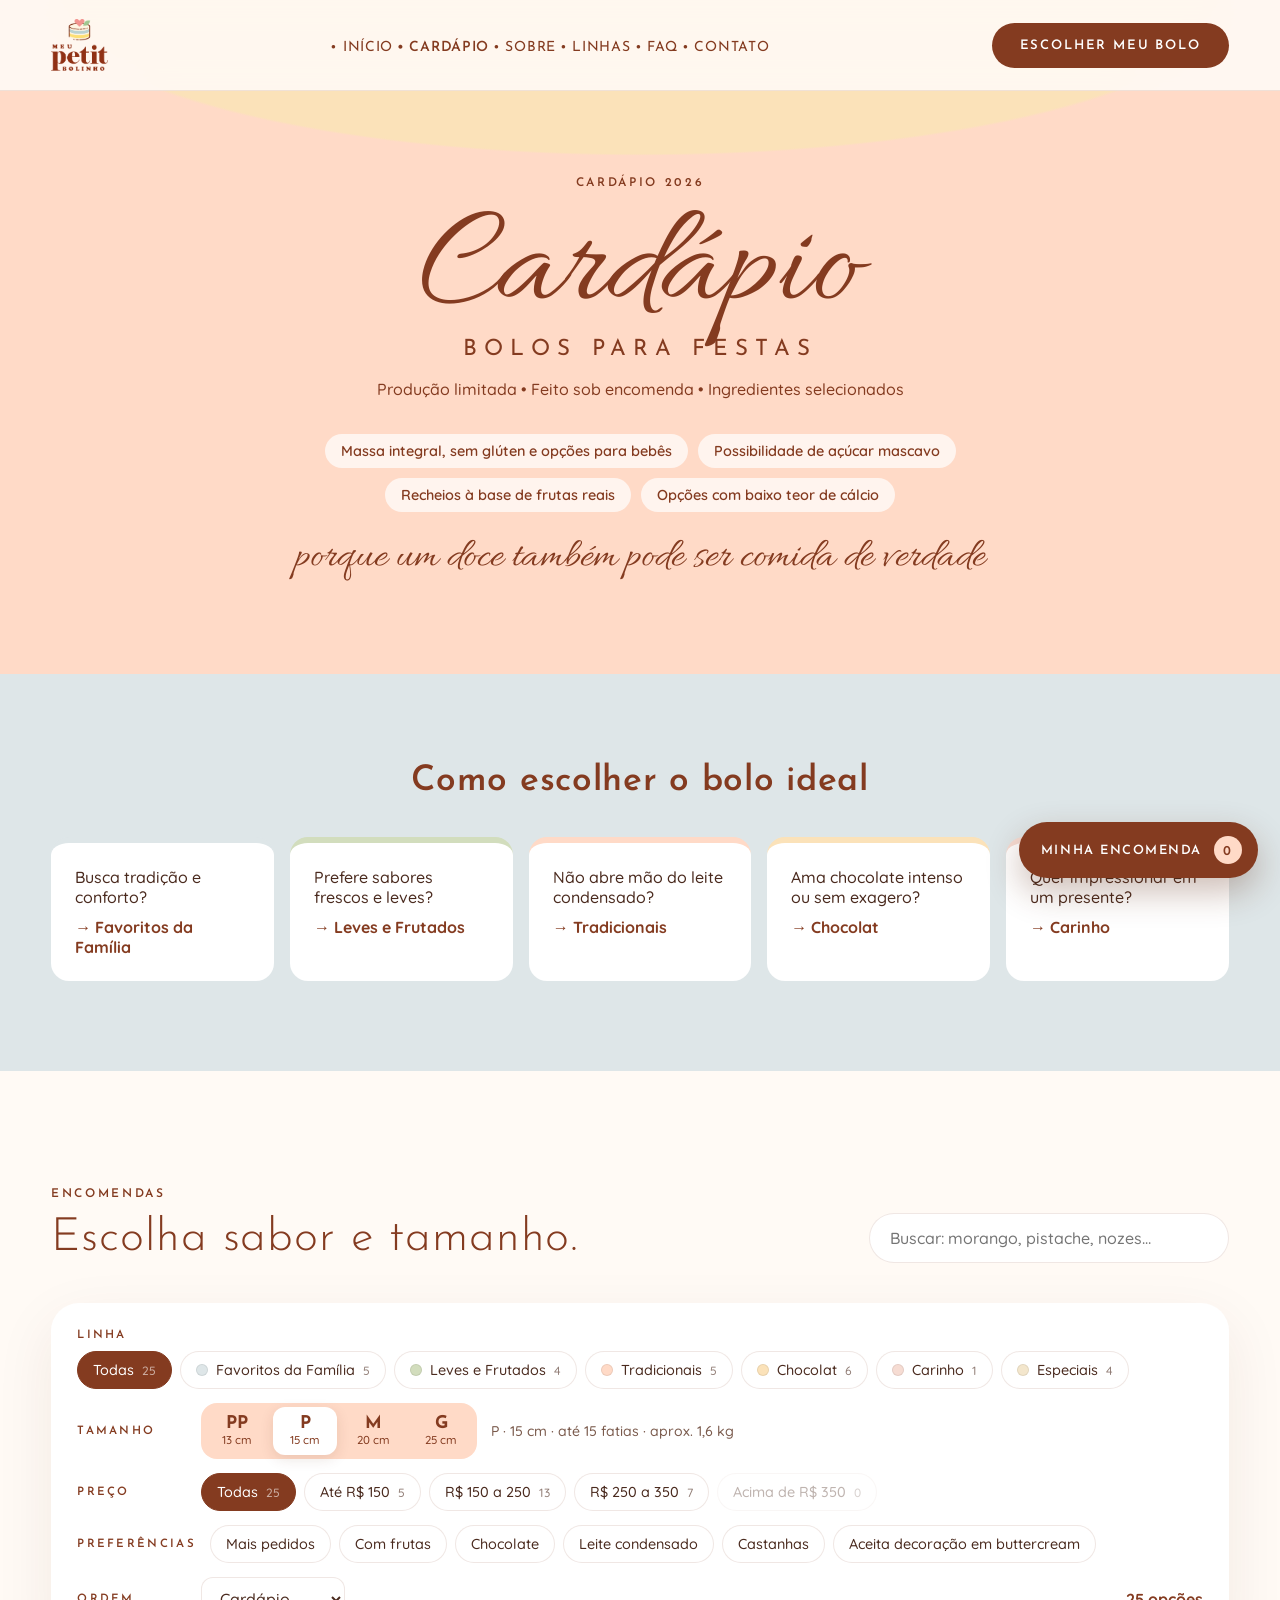
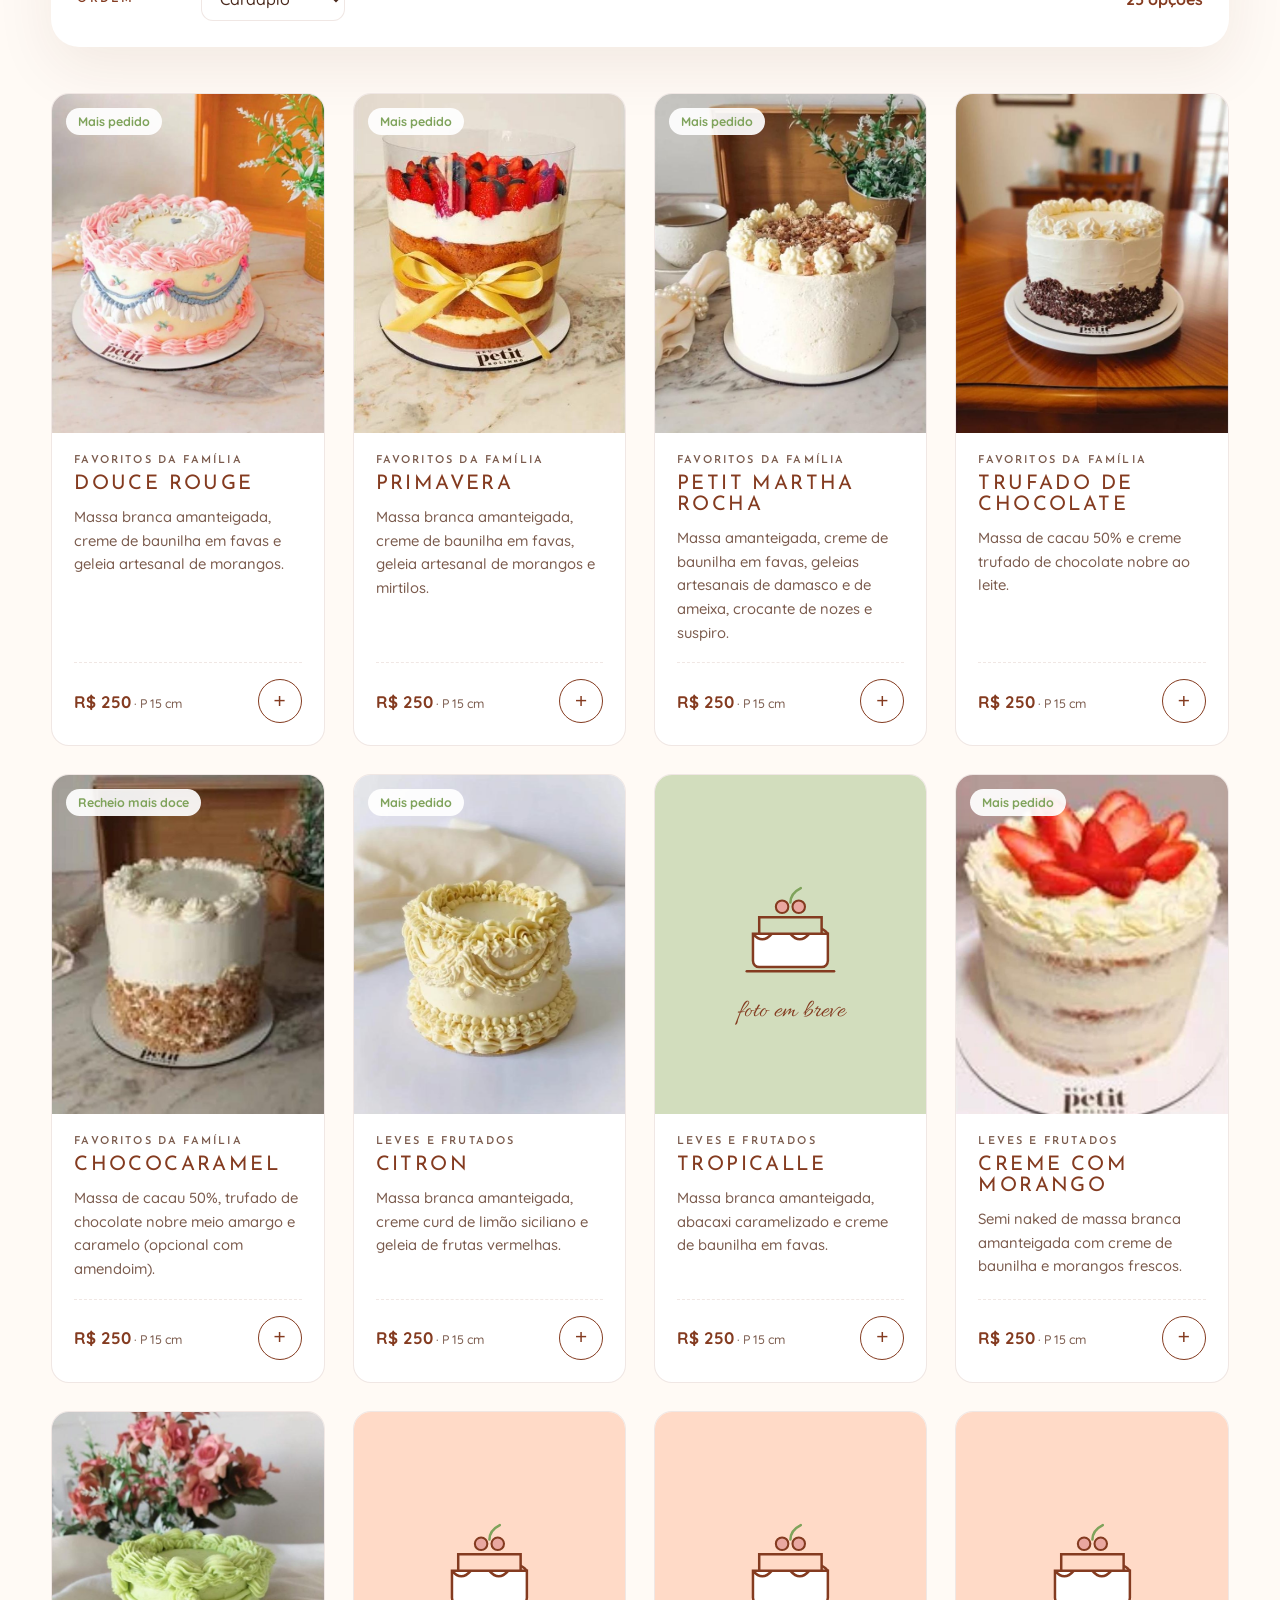
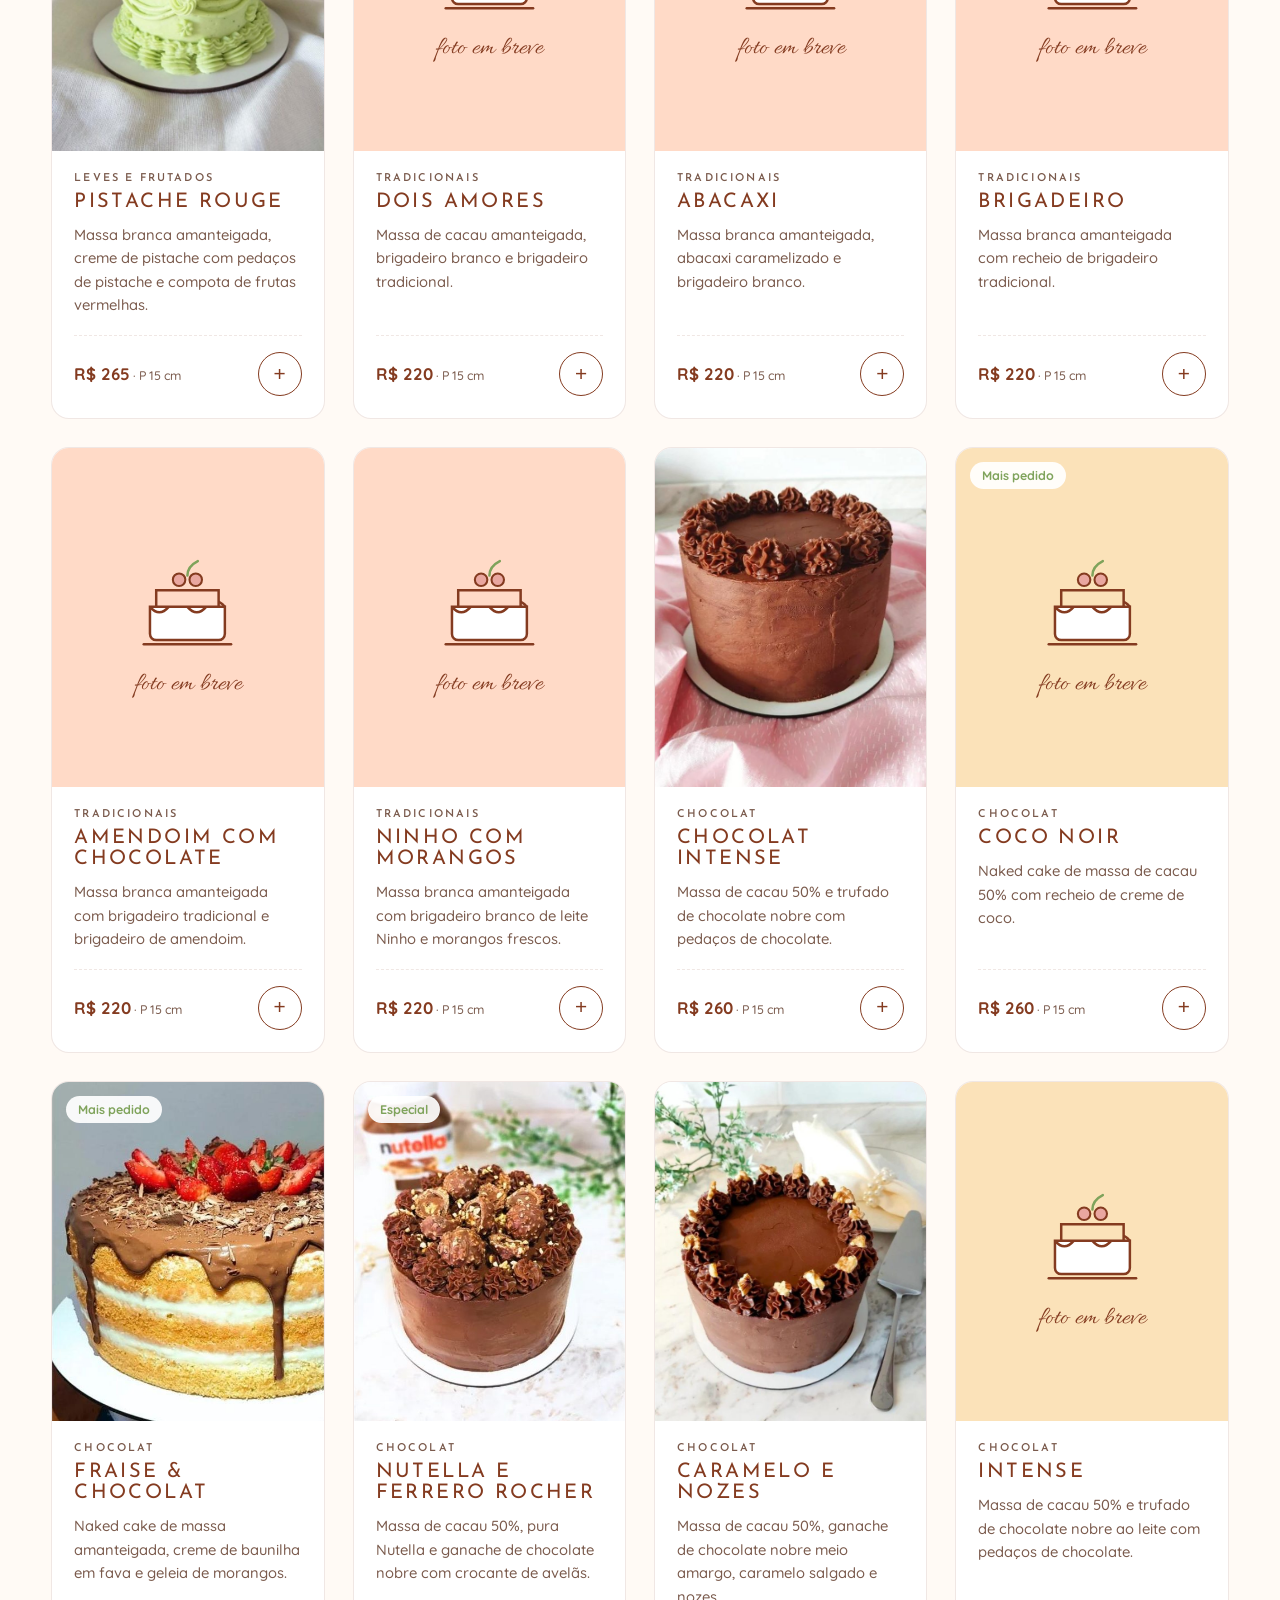
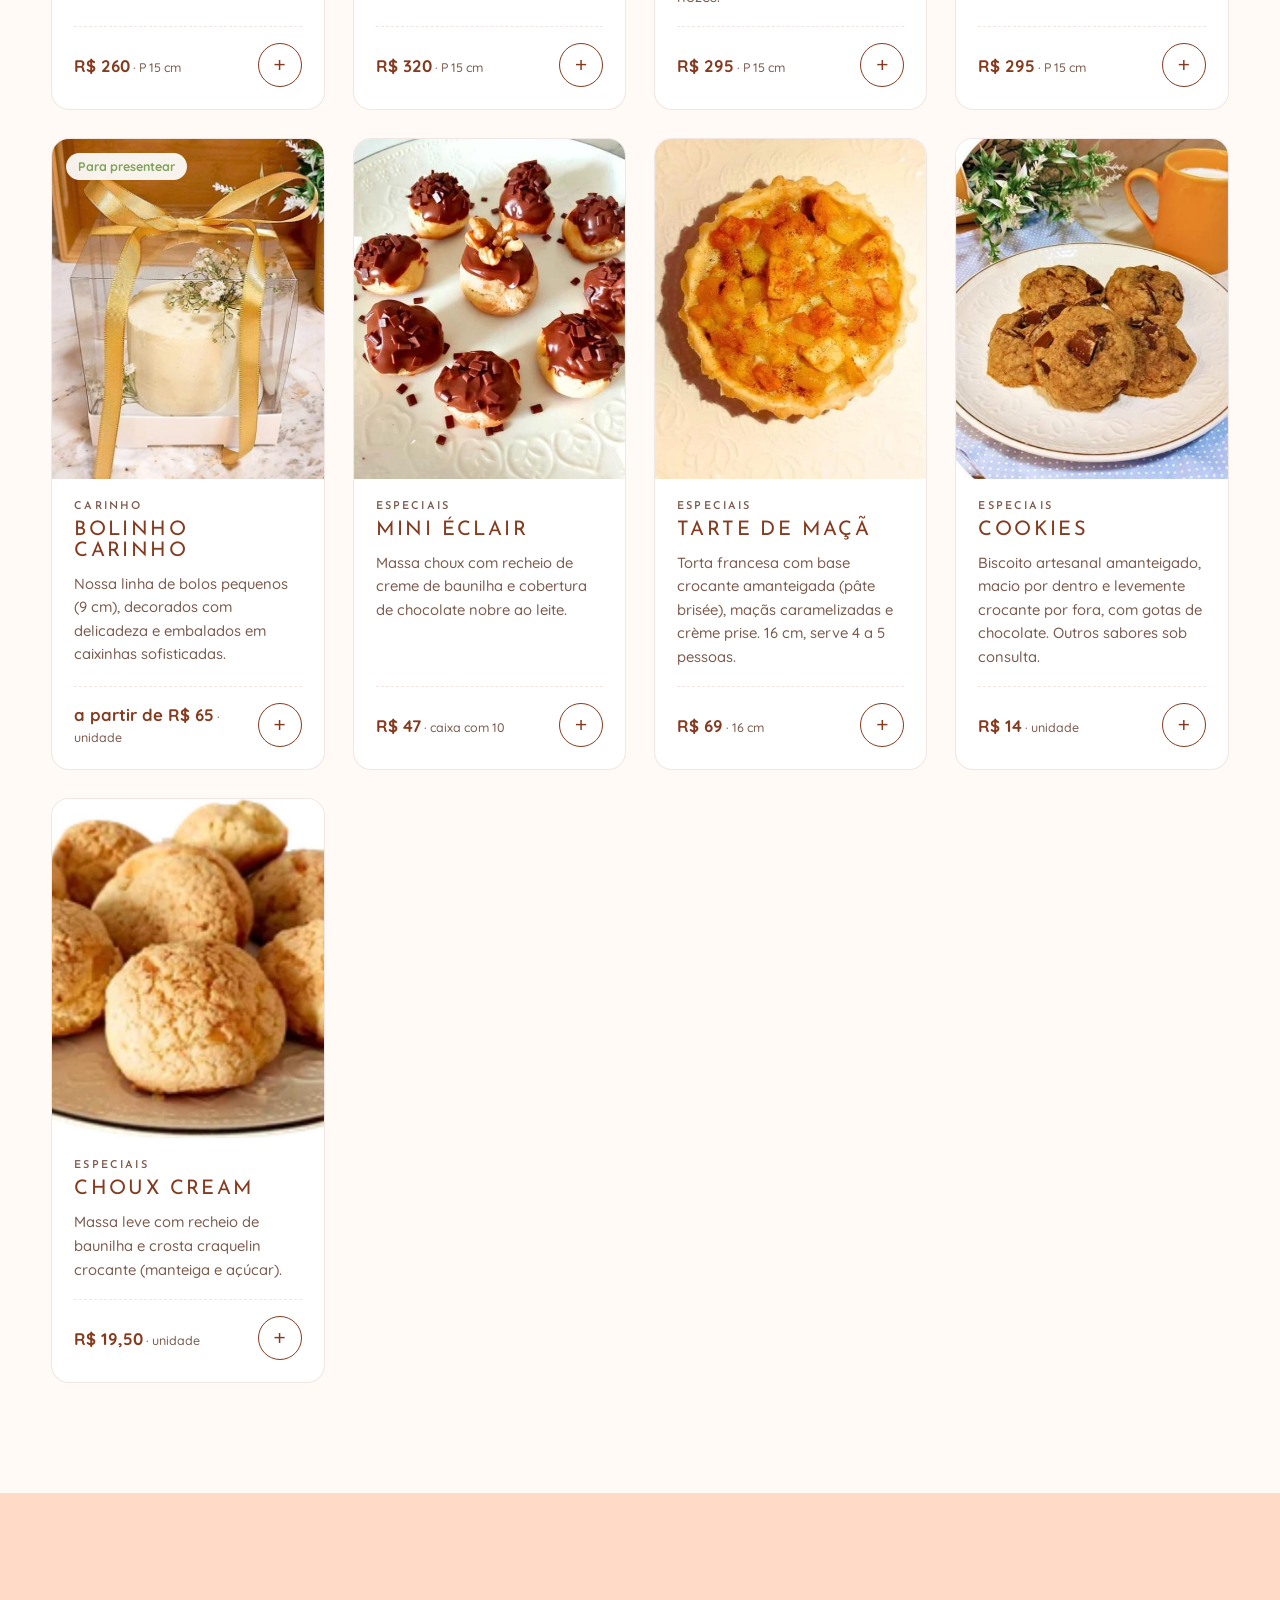
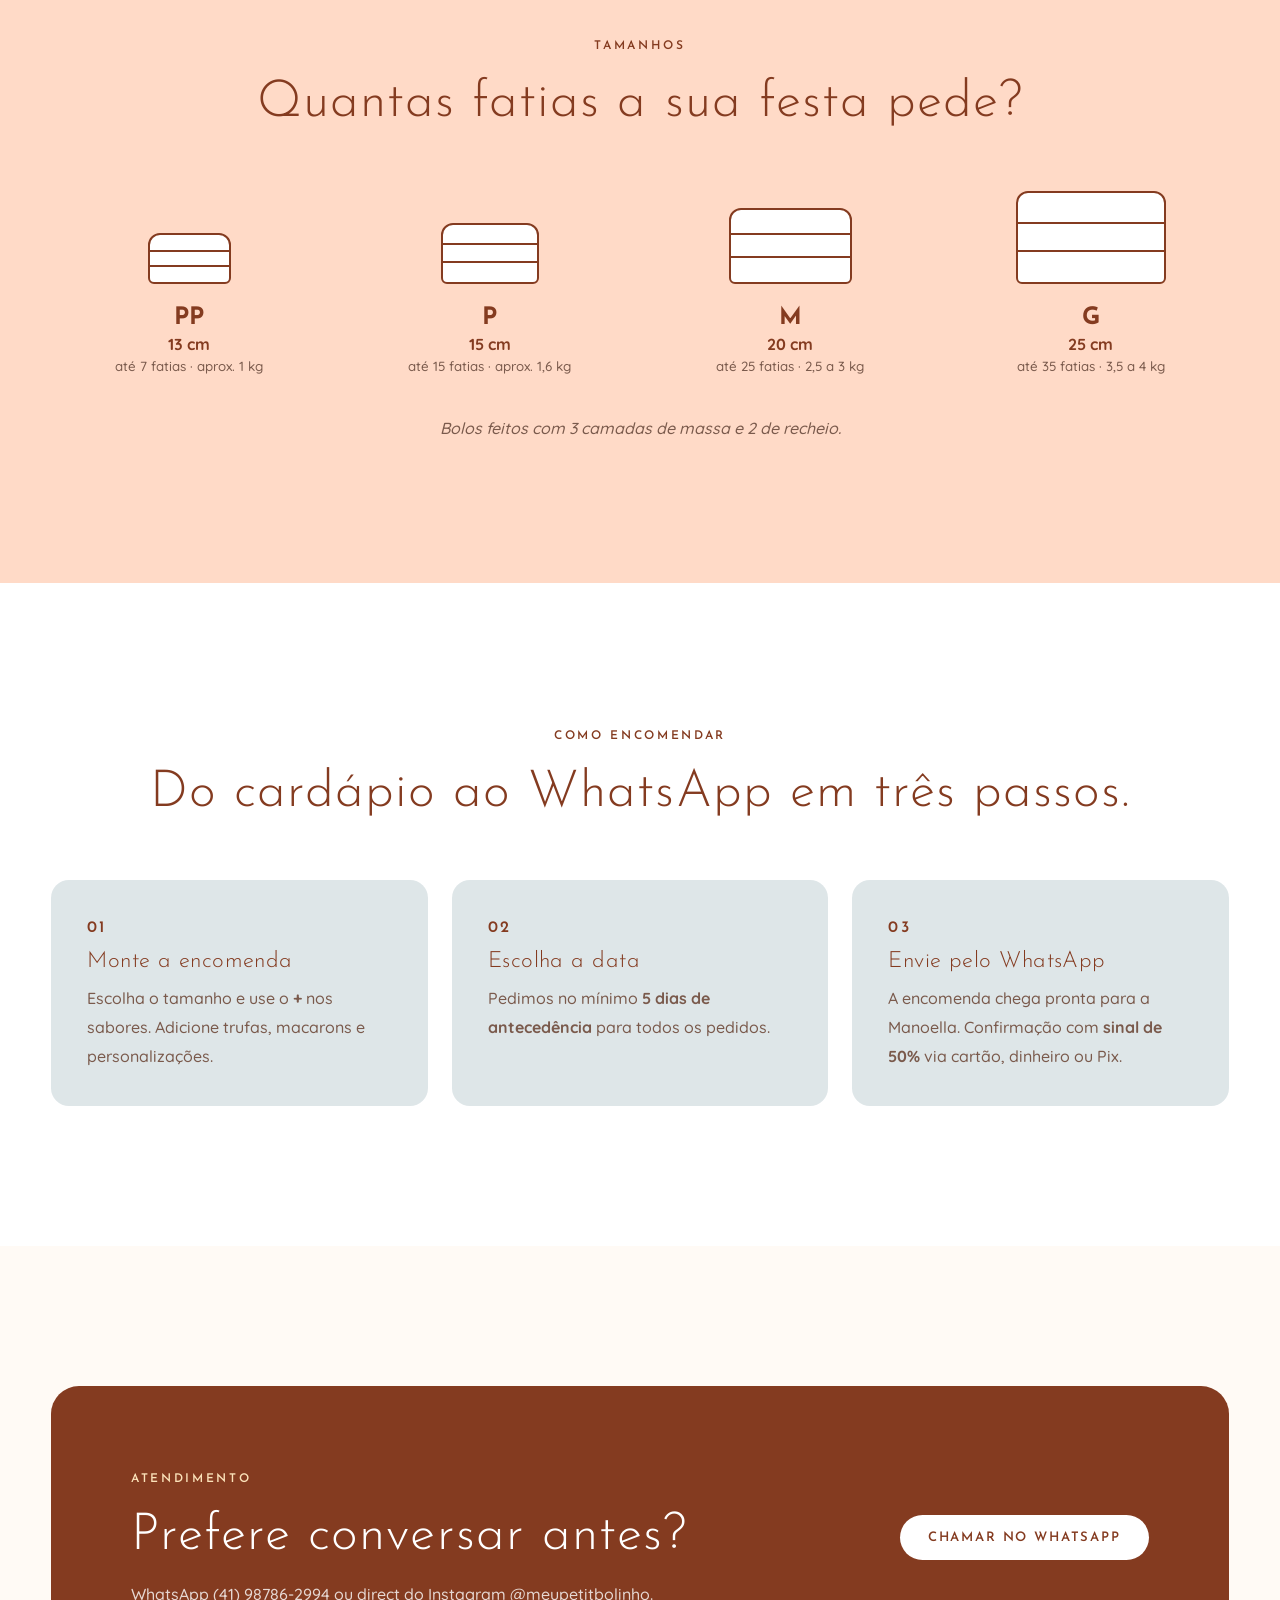
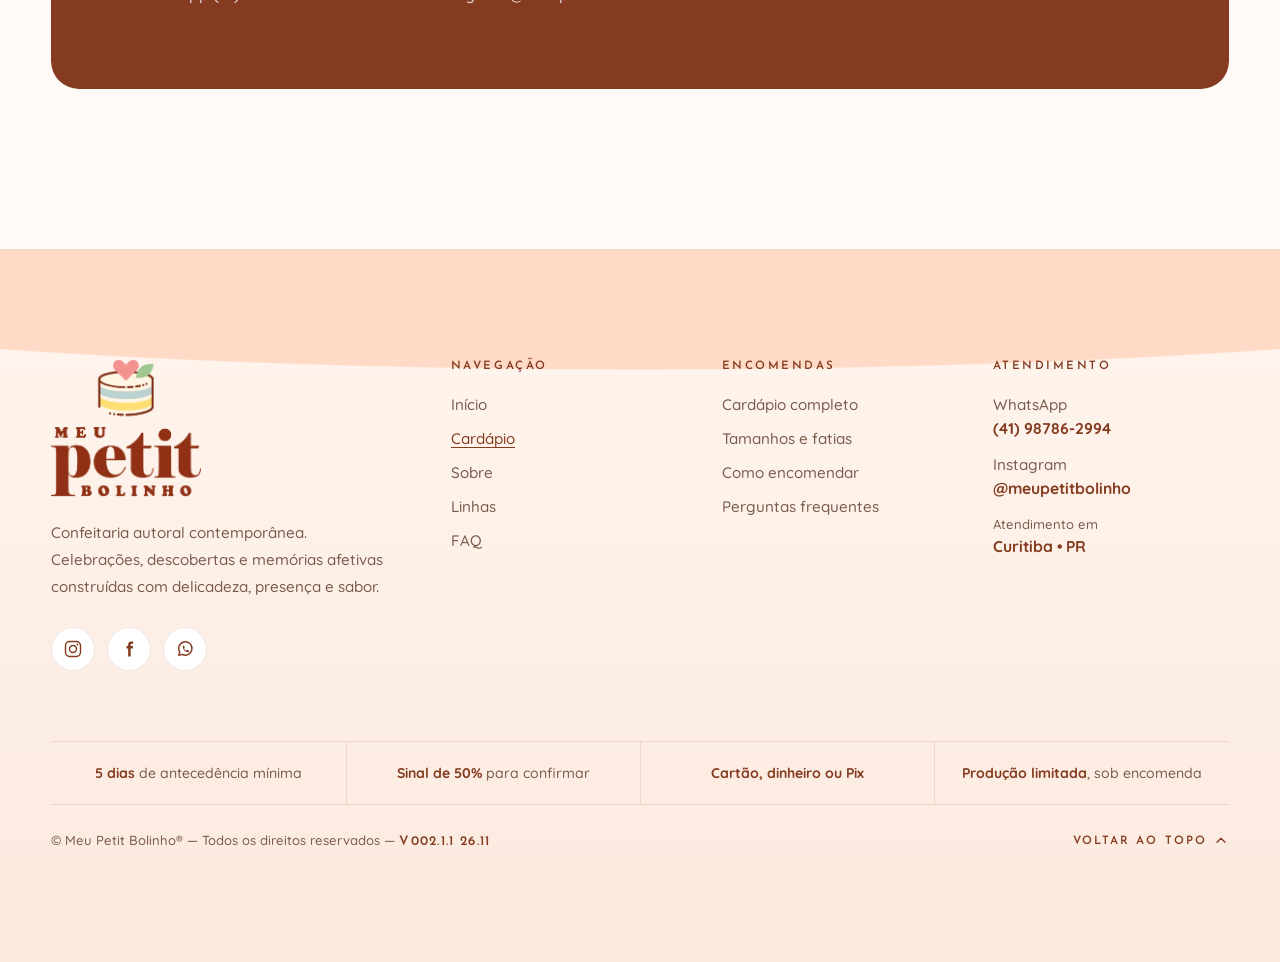
<file: page/cardapio.html>
<!DOCTYPE html>
<html lang="pt-BR">
<head>
  <meta charset="utf-8">
  <meta name="viewport" content="width=device-width, initial-scale=1.0">

  <title>Cardápio & Encomendas | Meu Petit Bolinho® · Confeitaria em Curitiba</title>
  <meta name="description" content="Cardápio 2026 da Meu Petit Bolinho®: bolos para festas em quatro tamanhos, linha Carinho para presentear e pâtisserie. Monte sua encomenda e envie pelo WhatsApp.">
  <link rel="canonical" href="https://victormordekai.github.io/meupetitbolinho/page/cardapio.html">
  <meta name="robots" content="index, follow">
  <meta name="theme-color" content="#ffdac7">

  <meta property="og:type" content="website">
  <meta property="og:locale" content="pt_BR">
  <meta property="og:site_name" content="Meu Petit Bolinho®">
  <meta property="og:title" content="Cardápio & Encomendas | Meu Petit Bolinho®">
  <meta property="og:description" content="Escolha sabor, tamanho e data. A encomenda segue pronta para o WhatsApp.">
  <meta property="og:url" content="https://victormordekai.github.io/meupetitbolinho/page/cardapio.html">
  <meta property="og:image" content="https://victormordekai.github.io/meupetitbolinho/assets/banners/share-cardapio.jpg">
  <meta property="og:image:secure_url" content="https://victormordekai.github.io/meupetitbolinho/assets/banners/share-cardapio.jpg">
  <meta property="og:image:type" content="image/jpeg">
  <meta property="og:image:width" content="1200">
  <meta property="og:image:height" content="630">
  <meta property="og:image:alt" content="Três bolos da Meu Petit Bolinho: Douce Rouge, Primavera e Nutella com Ferrero Rocher">
  <meta name="twitter:card" content="summary_large_image">
  <meta name="twitter:title" content="Cardápio & Encomendas | Meu Petit Bolinho®">
  <meta name="twitter:description" content="Escolha sabor, tamanho e data. A encomenda segue pronta para o WhatsApp.">
  <meta name="twitter:image" content="https://victormordekai.github.io/meupetitbolinho/assets/banners/share-cardapio.jpg">

  <link rel="icon" type="image/png" sizes="32x32" href="../assets/logos/favicon.png">
  <link rel="apple-touch-icon" href="../assets/logos/favicon.png">

  <link rel="preconnect" href="https://fonts.googleapis.com">
  <link rel="preconnect" href="https://fonts.gstatic.com" crossorigin>
  <link href="https://fonts.googleapis.com/css2?family=Allura&family=Josefin+Sans:wght@300;400;600&family=Quicksand:wght@400;500;600;700&display=swap" rel="stylesheet">

  <!-- CSS: base → componentes → página -->
  <link rel="stylesheet" href="../css/base/tokens.css">
  <link rel="stylesheet" href="../css/base/base.css">
  <link rel="stylesheet" href="../css/base/animations.css">
  <link rel="stylesheet" href="../css/components/buttons.css">
  <link rel="stylesheet" href="../css/components/header.css">
  <link rel="stylesheet" href="../css/components/cta.css">
  <link rel="stylesheet" href="../css/components/footer.css">
  <link rel="stylesheet" href="../css/components/hud.css">
  <link rel="stylesheet" href="../css/components/guia.css">
  <link rel="stylesheet" href="../css/components/tamanhos.css">
  <link rel="stylesheet" href="../css/pages/cardapio.css">
</head>

<body id="top" class="page-cardapio">

  <mpb-header></mpb-header>

  <main>

    <!-- ABERTURA -->
    <section class="menu-hero">
      <div class="container menu-hero__inner">
        <span class="section-tag">Cardápio 2026</span>
        <h1><span class="script">Cardápio</span> Bolos para festas</h1>
        <p>Produção limitada • Feito sob encomenda • Ingredientes selecionados</p>
        <ul class="menu-hero__pills">
          <li>Massa integral, sem glúten e opções para bebês</li>
          <li>Possibilidade de açúcar mascavo</li>
          <li>Recheios à base de frutas reais</li>
          <li>Opções com baixo teor de cálcio</li>
        </ul>
        <p class="menu-hero__claim script">porque um doce também pode ser comida de verdade</p>
      </div>
    </section>

    <!-- GUIA -->
    <section class="guia" aria-labelledby="guia-titulo">
      <div class="container">
        <h2 id="guia-titulo" class="guia__title">Como escolher o bolo ideal</h2>
        <div class="guia__grid" data-guia></div>
      </div>
    </section>

    <!-- CATÁLOGO -->
    <section id="catalogo" class="catalogo" aria-labelledby="catalogo-titulo">
      <div class="container">
        <header class="catalogo__head">
          <div>
            <span class="section-tag">Encomendas</span>
            <h2 id="catalogo-titulo">Escolha sabor e tamanho.</h2>
          </div>
          <label class="busca">
            <span class="sr-only">Buscar no cardápio</span>
            <input type="search" placeholder="Buscar: morango, pistache, nozes…" data-busca>
          </label>
        </header>

        <div class="filtros">
          <div class="filtros__row">
            <span class="filtros__label">Linha</span>
            <div class="chips" data-linhas role="group" aria-label="Filtrar por linha"></div>
          </div>
          <div class="filtros__row">
            <span class="filtros__label">Tamanho</span>
            <div class="sizes" data-tamanhos role="group" aria-label="Escolher tamanho do bolo"></div>
            <span class="filtros__hint" data-tamanho-info aria-live="polite"></span>
          </div>
          <div class="filtros__row">
            <span class="filtros__label">Preço</span>
            <div class="chips" data-faixas role="group" aria-label="Filtrar por faixa de preço"></div>
          </div>
          <div class="filtros__row">
            <span class="filtros__label">Preferências</span>
            <div class="chips" data-prefs role="group" aria-label="Filtrar por preferência"></div>
          </div>
          <div class="filtros__row filtros__row--end">
            <label class="filtros__label" for="ordem">Ordem</label>
            <select id="ordem" class="ordem" data-ordem>
              <option value="cardapio">Cardápio</option>
              <option value="menor">Menor preço</option>
              <option value="maior">Maior preço</option>
              <option value="nome">Nome (A–Z)</option>
            </select>
            <button type="button" class="filtros__reset" data-reset hidden>Limpar filtros</button>
            <span class="filtros__count" data-count aria-live="polite"></span>
          </div>
        </div>

        <div class="mpb-grid" data-catalog></div>
        <p class="mpb-empty" data-empty hidden>Nenhuma opção nesta combinação. Tente outro tamanho ou limpe os filtros.</p>

        <noscript>
          <p class="mpb-empty">Para montar a encomenda, ative o JavaScript ou chame no WhatsApp (41) 98786-2994.</p>
        </noscript>
      </div>
    </section>

    <!-- TAMANHOS -->
    <section class="tamanhos" id="tamanhos" aria-labelledby="tamanhos-titulo">
      <div class="container">
        <div class="section-header center">
          <span class="section-tag">Tamanhos</span>
          <h2 id="tamanhos-titulo">Quantas fatias a sua festa pede?</h2>
        </div>
        <ol class="tamanhos__grid">
          <li style="--s:.55"><i></i><b>PP</b><span>13 cm</span><small>até 7 fatias · aprox. 1 kg</small></li>
          <li style="--s:.65"><i></i><b>P</b><span>15 cm</span><small>até 15 fatias · aprox. 1,6 kg</small></li>
          <li style="--s:.82"><i></i><b>M</b><span>20 cm</span><small>até 25 fatias · 2,5 a 3 kg</small></li>
          <li style="--s:1"><i></i><b>G</b><span>25 cm</span><small>até 35 fatias · 3,5 a 4 kg</small></li>
        </ol>
        <p class="tamanhos__obs">Bolos feitos com 3 camadas de massa e 2 de recheio.</p>
      </div>
    </section>

    <!-- COMO ENCOMENDAR -->
    <section id="como-encomendar" class="passos" aria-labelledby="passos-titulo">
      <div class="container">
        <div class="section-header center">
          <span class="section-tag">Como encomendar</span>
          <h2 id="passos-titulo">Do cardápio ao WhatsApp em três passos.</h2>
        </div>
        <ol class="passos__grid">
          <li><span>01</span><h3>Monte a encomenda</h3><p>Escolha o tamanho e use o <b>+</b> nos sabores. Adicione trufas, macarons e personalizações.</p></li>
          <li><span>02</span><h3>Escolha a data</h3><p>Pedimos no mínimo <b>5 dias de antecedência</b> para todos os pedidos.</p></li>
          <li><span>03</span><h3>Envie pelo WhatsApp</h3><p>A encomenda chega pronta para a Manoella. Confirmação com <b>sinal de 50%</b> via cartão, dinheiro ou Pix.</p></li>
        </ol>
      </div>
    </section>

    <!-- CTA -->
    <mpb-cta titulo="Prefere conversar antes?"
             texto="WhatsApp (41) 98786-2994 ou direct do Instagram @meupetitbolinho."
             botao="Chamar no WhatsApp"></mpb-cta>

  </main>

  <!-- FICHA DO PRODUTO -->
  <dialog class="ficha" data-ficha aria-labelledby="ficha-titulo">
    <button type="button" class="ficha__close" data-ficha-fechar aria-label="Fechar">✕</button>
    <div class="ficha__body" data-ficha-body></div>
  </dialog>

  <mpb-footer></mpb-footer>

  <mpb-hud></mpb-hud>

  <!-- JS: configuração → componentes (composer) → dados → módulos → página -->
  <script src="../js/core/config.js"></script>
  <script src="../composer/mpb-header.js"></script>
  <script src="../composer/mpb-cta.js"></script>
  <script src="../composer/mpb-footer.js"></script>
  <script src="../composer/mpb-hud.js"></script>
  <script src="../js/data/cardapio.js"></script>
  <script src="../js/pages/cardapio.js"></script>
</body>
</html>
</file>
<file: css/base/tokens.css>
/* =========================================================
   MEU PETIT BOLINHO® · tokens da marca
   Paleta extraída do Cardápio 2026 (Canva).
   ========================================================= */

:root {

  /* Paleta do cardápio */
  --manteiga: #fbe2b9;     /* capa / Chocolat / Especiais */
  --pessego:  #ffdac7;     /* Tradicionais / Tamanhos / Informações */
  --salvia:   #d2ddbd;     /* Leves e Frutados */
  --nevoa:    #dee6e8;     /* Favoritos / Personalize */
  --rosa:     #e9a7a0;     /* detalhes do ícone do bolinho */
  --folha:    #7fa35b;     /* selo "Mais pedido" */
  --cacau:    #843b20;     /* texto e linhas do cardápio */
  --cacau-escuro: #5e2812;
  --creme:    #fffaf5;

  /* Papéis (usados por style.css) */
  --background: var(--creme);
  --surface: #ffffff;

  --primary: var(--cacau);
  --primary-dark: var(--cacau-escuro);

  --accent: var(--pessego);
  --text: #4a2a1e;
  --text-soft: #7a5a4c;

  --border: rgba(132, 59, 32, 0.12);

  --shadow-soft: 0 20px 60px rgba(94, 40, 18, 0.08);

  --radius-lg: 28px;
  --radius-md: 18px;

  --container: 1240px;

  --transition: all .35s ease;

  /* Tipografia (aproximações Google Fonts das fontes do cardápio) */
  --font-script: 'Allura', cursive;                 /* "Cardápio", "Obrigada!" */
  --font-title: 'Josefin Sans', sans-serif;         /* títulos espaçados em caixa alta */
  --font-body: 'Quicksand', sans-serif;             /* textos */
}
</file>
<file: css/base/base.css>
/* =========================================================
   MEU PETIT BOLINHO® · base
   Reset, corpo, tipografia, links e ritmo das seções. Vale para todas as páginas.
   ========================================================= */

/* ---------- componentes do composer: elementos de bloco ---------- */

mpb-header,
mpb-cta,
mpb-footer,
mpb-hud {
  display: block;
}

/* ---------- regras originais (style.css) ---------- */

/* STYLE CSS */

/* COMMOM OTHERS */

* {
  margin: 0;
  padding: 0;
  box-sizing: border-box;
}

html {
  scroll-behavior: smooth;
}

body {
  font-family: 'Inter', sans-serif;
  background: var(--background);
  color: var(--text);
  overflow-x: hidden;
}

img {
  width: 100%;
  display: block;
}

.container {
  width: min(92%, var(--container));
  margin: 0 auto;
}

h1,
h2,
h3,
h4 {
  font-family: 'Cormorant Garamond', serif;
  font-weight: 600;
  line-height: 1.05;
}

p {
  line-height: 1.8;
  color: var(--text-soft);
}

/* ========================================= */
/* LINKS GLOBAIS                             */
/* ========================================= */

a {
  color: inherit;
  text-decoration: none;
  transition: var(--transition);
}

a:visited,
a:hover,
a:active,
a:focus {
  color: inherit;
  text-decoration: none;
}


.eyebrow,
.section-tag {
  text-transform: uppercase;
  letter-spacing: .15em;
  font-size: 12px;
  color: var(--primary-dark);
}

section {
  padding: 140px 0;
}

.institutional-content h2,
.section-header h2,
.faq-title h2,
.cta-box h2 {
  font-size: clamp(2.5rem,4vw,4rem);
  margin: 24px 0;
}

/* ---------- responsivo (responsive.css) ---------- */

@media (max-width: 768px) {

  section {
    padding: 100px 0;
  }

}

/* ---------- camada de marca (Cardápio 2026) ---------- */

/* ---------- base ---------- */

body {
  font-family: var(--font-body);
  font-weight: 500;
  color: var(--text);
}

h1, h2, h3, h4 {
  font-family: var(--font-title);
  font-weight: 300;
  letter-spacing: .02em;
  color: var(--cacau);
}

.script {
  font-family: var(--font-script);
  font-weight: 400;
  letter-spacing: 0;
  text-transform: none;
}

.sr-only {
  position: absolute; width: 1px; height: 1px; padding: 0; margin: -1px;
  overflow: hidden; clip: rect(0 0 0 0); white-space: nowrap; border: 0;
}

:focus-visible { outline: 2px solid var(--cacau); outline-offset: 3px; }

.section-tag,
.eyebrow {
  font-family: var(--font-title);
  font-weight: 600;
  letter-spacing: .22em;
  color: var(--cacau);
}

.section-header.center { text-align: center; }
</file>
<file: css/base/animations.css>
.fade-up {
  animation: fadeUp 1s ease forwards;
}

.fade-in {
  animation: fadeIn 1.2s ease forwards;
}

@keyframes fadeUp {
  from {
    opacity: 0;
    transform: translateY(40px);
  }

  to {
    opacity: 1;
    transform: translateY(0);
  }
}

@keyframes fadeIn {
  from {
    opacity: 0;
  }

  to {
    opacity: 1;
  }
}
</file>
<file: css/components/buttons.css>
/* =========================================================
   MEU PETIT BOLINHO® · botões
   .btn-primary, .btn-secondary, .btn-light.
   ========================================================= */

/* ---------- regras originais (style.css) ---------- */

.btn-primary {
  background: var(--primary);
  color: white;
}

.btn-primary,
.btn-secondary,
.btn-light {
  padding: 16px 28px;
  border-radius: 999px;
  text-decoration: none;
  transition: var(--transition);
  display: inline-flex;
  align-items: center;
  justify-content: center;
}

.btn-primary {
  background: var(--primary);
  color: white;
}

.btn-primary:hover {
  background: var(--primary-dark);
}

.btn-secondary {
  border: 1px solid var(--border);
  color: var(--text);
}
.btn-light {
  background: white;
  color: var(--text);
}

/* ---------- camada de marca (Cardápio 2026) ---------- */

/* ---------- botões ---------- */

.btn-primary,
.btn-secondary,
.btn-light {
  font-family: var(--font-title);
  font-weight: 600;
  font-size: .82rem;
  letter-spacing: .14em;
  text-transform: uppercase;
  border: 0;
  cursor: pointer;
}

.btn-primary,
.btn-primary:visited { background: var(--cacau); color: #fff; }
.btn-primary:hover,
.btn-primary:focus { background: var(--cacau-escuro); color: #fff; }

.btn-secondary,
.btn-secondary:visited { border: 1px solid currentColor; color: inherit; }

.btn-light,
.btn-light:visited { background: #fff; color: var(--cacau); }
</file>
<file: css/components/header.css>
/* =========================================================
   MEU PETIT BOLINHO® · header
   Usado por <mpb-header> (composer/mpb-header.js).
   ========================================================= */

/* ---------- regras originais (style.css) ---------- */

/* ========================================= */
/* HEADER */
/* ========================================= */

.header {
  position: fixed;
  width: 100%;
  top: 0;
  z-index: 1000;
  background: rgba(255,255,255,0.85);
  backdrop-filter: blur(14px);
  border-bottom: 1px solid var(--border);
}

/* NAV */

.nav-wrapper {
  height: 90px;
  display: flex;
  align-items: center;
  justify-content: space-between;
}

.logo-area img {
  width: 120px;
}

/* NAVBAR ANTIGO OCULTO NA RESONSIVIDADE
.nav-menu {
  display: flex;
  gap: 40px;
}*/

.nav-menu a {
  text-decoration: none;
  color: var(--text);
  font-size: 14px;
  letter-spacing: .05em;
  text-transform: uppercase;
}

/* NAVBAR */

.navbar {
    position: fixed;
    top: 0;
    width: 100%;
    height: 88px;
    padding: 0 5%;
    display: flex;
    align-items: center;
    justify-content: space-between;
    background: rgba(255,255,255,0.92);
    backdrop-filter: blur(18px);
    z-index: 1000;
    border-bottom: 1px solid rgba(0,0,0,0.04);
}

/* BRAND */

.navbar-brand {
    display: flex;
    align-items: center;
    justify-content: center;
    height: 100%;
    overflow: hidden;
}

/* LOGO */

.navbar-brand img {
    display: block;
    width: auto;
    max-height: 52px;
    object-fit: contain;
    transition: 0.3s ease;
}


/* ========================================= */
/* MOBILE MENU NAVBAR                        */
/* ========================================= */

.menu-toggle {
  display: none;

  width: 52px;
  height: 52px;

  border: none;
  border-radius: 50%;

  background: var(--primary);

  backdrop-filter: blur(14px);

  font-size: 28px;
  line-height: 1;

  color: var(--text);

  cursor: pointer;

  transition: 0.3s ease;

  box-shadow:
    0 8px 24px rgba(0,0,0,0.08);
}

.menu-toggle:hover {
  transform: scale(1.04);
}

/* ---------- responsivo (responsive.css) ---------- */

@media (max-width: 1024px) {

  .nav-menu {
    display: none;
  }

}

@media (max-width: 768px) {

  .navbar {
	height: 76px;
	padding: 0 24px;
  }

  .navbar-brand img {
	max-height: 42px;
  }

}

/* NAVBAR RESPONSIVE */

@media (max-width: 1024px) {

  .desktop-cta {
    display: none;
  }

  .menu-toggle {
    display: flex;

    align-items: center;
    justify-content: center;
  }

  .nav-menu {
    position: absolute;

    top: 90px;
    right: 4%;

    width: 260px;

    padding: 24px;

    display: flex;
    flex-direction: column;

    gap: 20px;

    background: rgba(255,255,255,0.92);

    backdrop-filter: blur(18px);

    border-radius: 24px;

    border:
      1px solid rgba(0,0,0,0.05);

    box-shadow:
      0 18px 50px rgba(0,0,0,0.12);

    opacity: 0;
    visibility: hidden;

    transform:
      translateY(-12px);

    transition:
      opacity 0.3s ease,
      transform 0.3s ease,
      visibility 0.3s ease;

    z-index: 1200;
  }

  .nav-menu.active {
    opacity: 1;
    visibility: visible;

    transform:
      translateY(0);
  }

  .nav-menu a {
    font-size: 13px;
  }

}

/* ---------- camada de marca (Cardápio 2026) ---------- */

/* ---------- header ---------- */

.header {
  background: rgba(255, 250, 245, .9);
  border-bottom: 1px solid var(--border);
}

.nav-menu a {
  font-family: var(--font-title);
  font-weight: 400;
  color: var(--cacau);
}

.nav-menu a[aria-current="page"] { font-weight: 600; }

.menu-toggle { color: #fff; }

/* =========================================================
   V002.1 · botão de encomenda + navbar recolhível em HUDs
   ========================================================= */

.nav-wrapper {
  gap: 16px;

  /* distância da coluna até a borda da tela: os HUDs deslizam até ela */
  --hud-gap: max(0px, calc((100vw - min(92vw, var(--container))) / 2 - 18px));
}

.header {
  transition:
    background-color .45s ease,
    border-color .45s ease,
    box-shadow .45s ease,
    backdrop-filter .45s ease;
}

/* ---------- botão de encomenda ---------- */

.desktop-cta .cta-curto { display: none; }

/* ---------- logo (completo × ícone) ---------- */

.navbar-brand {
  position: relative;
  flex-shrink: 0;
  transition:
    transform .6s cubic-bezier(.2, .8, .2, 1),
    width .45s ease,
    height .45s ease,
    background-color .45s ease,
    box-shadow .45s ease,
    border-radius .45s ease;
}

.navbar-brand .brand-logo { transition: opacity .3s ease; }

.navbar-brand .brand-icon {
  position: absolute;
  left: 50%;
  top: 50%;
  width: 38px;
  max-height: none;
  opacity: 0;
  transform: translate(-50%, -50%) scale(.6);
  transition: opacity .3s ease, transform .45s ease;
  pointer-events: none;
}

.menu-toggle,
.desktop-cta,
.nav-menu {
  transition:
    transform .6s cubic-bezier(.2, .8, .2, 1),
    opacity .35s ease,
    visibility .35s ease,
    background-color .3s ease;
}

/* ---------- estado recolhido ---------- */

.header.is-collapsed {
  background: transparent;
  border-bottom-color: transparent;
  box-shadow: none;
  backdrop-filter: none;
  -webkit-backdrop-filter: none;
  pointer-events: none;
}

.header.is-collapsed .navbar-brand,
.header.is-collapsed .menu-toggle,
.header.is-collapsed .nav-menu.active {
  pointer-events: auto;
}

.header.is-collapsed .navbar-brand {
  width: 58px;
  height: 58px;
  border-radius: 50%;
  background: rgba(255, 250, 245, .97);
  box-shadow: 0 12px 30px rgba(94, 40, 18, .22);
  transform: translateX(calc(-1 * var(--hud-gap)));
}

.header.is-collapsed .navbar-brand .brand-logo { opacity: 0; }

.header.is-collapsed .navbar-brand .brand-icon {
  opacity: 1;
  transform: translate(-50%, -50%) scale(1);
}

.header.is-collapsed .desktop-cta {
  opacity: 0;
  visibility: hidden;
  transform: translateY(-14px);
}

.header.is-collapsed .menu-toggle {
  display: flex;
  align-items: center;
  justify-content: center;
  width: 58px;
  height: 58px;
  box-shadow: 0 12px 30px rgba(94, 40, 18, .28);
  transform: translateX(var(--hud-gap));
  animation: hudSurge .45s ease both;
}

.header.is-collapsed .nav-menu.active { transform: translateX(var(--hud-gap)); }

@keyframes hudSurge {
  from { opacity: 0; transform: translateX(var(--hud-gap)) scale(.6); }
}

/* desktop: os links somem com a barra */
@media (min-width: 1025px) {

  .header.is-collapsed .nav-menu {
    opacity: 0;
    visibility: hidden;
    transform: translateY(-14px);
  }

}

/* ---------- celular e tablet ---------- */

@media (max-width: 1024px) {

  .navbar-brand { margin-right: auto; }

  .desktop-cta {
    display: inline-flex;
    padding: 12px 18px;
    font-size: .7rem;
    letter-spacing: .12em;
  }

  .header.is-collapsed .desktop-cta { visibility: hidden; }

}

@media (max-width: 480px) {

  .desktop-cta .cta-longo { display: none; }
  .desktop-cta .cta-curto { display: inline; }

}

@media (prefers-reduced-motion: reduce) {

  .header,
  .navbar-brand,
  .navbar-brand img,
  .menu-toggle,
  .desktop-cta,
  .nav-menu {
    transition: none;
    animation: none;
  }

}
</file>
<file: css/components/cta.css>
/* =========================================================
   MEU PETIT BOLINHO® · chamada de atendimento
   Usado por <mpb-cta> (composer/mpb-cta.js).
   ========================================================= */

/* ---------- regras originais (style.css) ---------- */

.cta-section {
  padding-bottom: 160px;
}

.cta-box {
  background: var(--primary-dark);
  padding: 80px;
  border-radius: var(--radius-lg);
  display: flex;
  justify-content: space-between;
  align-items: center;
}

.cta-box h2,
.light {
  color: white;
}

/* ---------- responsivo (responsive.css) ---------- */

@media (max-width: 1024px) {

  .cta-box {
    flex-direction: column;
    gap: 40px;
    text-align: center;
  }

}

@media (max-width: 768px) {

  .cta-box {
    padding: 50px 30px;
  }

}

/* ---------- camada de marca (Cardápio 2026) ---------- */

.cta-box { background: var(--cacau); }
.cta-box h2 { color: #fff; }
.cta-sub { color: rgba(255, 255, 255, .8); margin-top: -8px; }
.section-tag.light { color: var(--manteiga); }
</file>
<file: css/components/footer.css>
/* =========================================================
   MEU PETIT BOLINHO® · footer
   Usado por <mpb-footer> (composer/mpb-footer.js).
   Fundo claro na paleta do cardápio: o logo marrom
   aparece com contraste e a marca segue até o fim da página.
   ========================================================= */

.site-footer {
  position: relative;
  padding: 110px 0 0;
  background:
    radial-gradient(90% 120px at 50% 0, var(--pessego) 0 99%, transparent 100%) top / 100% 120px no-repeat,
    linear-gradient(to bottom, #fff6ef, #fbe9dd);
  color: var(--text);
  border-top: 1px solid var(--border);
}

/* ---------- grade principal ---------- */

.site-footer__grid {
  display: grid;
  grid-template-columns: 1.6fr 1fr 1fr 1.1fr;
  gap: 56px;
  align-items: start;
}

.site-footer__logo img {
  width: 150px;
  transition: transform .4s ease;
}

.site-footer__logo:hover img { transform: scale(1.04); }

.site-footer__brand p {
  max-width: 360px;
  margin: 22px 0 26px;
  font-size: .95rem;
  line-height: 1.8;
  color: var(--text-soft);
}

.site-footer__social {
  list-style: none;
  display: flex;
  gap: 12px;
}

.site-footer__social a {
  display: grid;
  place-items: center;
  width: 44px;
  height: 44px;
  border-radius: 50%;
  border: 1px solid var(--border);
  background: #fff;
  color: var(--cacau);
  transition: background .3s ease, color .3s ease, transform .3s ease;
}

.site-footer__social a:hover {
  background: var(--cacau);
  color: #fff;
  transform: translateY(-3px);
}

.site-footer svg {
  width: 20px;
  height: 20px;
  fill: none;
  stroke: currentColor;
  stroke-width: 1.7;
  stroke-linecap: round;
  stroke-linejoin: round;
}

.site-footer svg .fill { fill: currentColor; stroke: none; }

.site-footer__title {
  display: block;
  margin-bottom: 22px;
  font-family: var(--font-title);
  font-size: .72rem;
  font-weight: 600;
  letter-spacing: .22em;
  text-transform: uppercase;
  color: var(--cacau);
}

.site-footer__col ul { list-style: none; display: grid; gap: 14px; }

.site-footer__col a {
  color: var(--text-soft);
  font-size: .95rem;
  background: linear-gradient(var(--cacau), var(--cacau)) 0 100% / 0 1px no-repeat;
  transition: color .3s ease, background-size .3s ease;
}

.site-footer__col a:hover,
.site-footer__col a[aria-current="page"] {
  color: var(--cacau);
  background-size: 100% 1px;
}

.site-footer__contato li {
  font-size: .82rem;
  line-height: 1.5;
  color: var(--text-soft);
}

.site-footer__contato b {
  font-size: .98rem;
  font-weight: 700;
  color: var(--cacau);
}

.site-footer__contato a { background: none; }

/* ---------- regras de encomenda ---------- */

.site-footer__regras {
  list-style: none;
  display: grid;
  grid-template-columns: repeat(4, 1fr);
  margin-top: 70px;
  border-top: 1px solid var(--border);
  border-bottom: 1px solid var(--border);
}

.site-footer__regras li {
  padding: 22px 18px;
  font-size: .88rem;
  text-align: center;
  color: var(--text-soft);
}

.site-footer__regras li + li { border-left: 1px solid var(--border); }
.site-footer__regras b { color: var(--cacau); }

/* ---------- barra final: copy + versão ---------- */

.site-footer__bottom {
  display: flex;
  align-items: center;
  justify-content: space-between;
  gap: 20px;
  padding: 26px 0 110px;   /* espaço para os atalhos flutuantes (HUD e encomenda) */
  font-size: .82rem;
  color: var(--text-soft);
}

.site-footer__bottom p { line-height: 1.5; color: inherit; }

.site-footer__versao {
  font-family: var(--font-title);
  font-weight: 600;
  letter-spacing: .1em;
  color: var(--cacau);
  white-space: nowrap;
}

.site-footer__topo {
  display: inline-flex;
  align-items: center;
  gap: 6px;
  font-family: var(--font-title);
  font-size: .72rem;
  font-weight: 600;
  letter-spacing: .18em;
  text-transform: uppercase;
  color: var(--cacau);
}

.site-footer__topo svg { width: 16px; height: 16px; stroke-width: 2; }

/* ---------- responsivo ---------- */

@media (max-width: 1024px) {
  .site-footer__grid { grid-template-columns: 1fr 1fr; gap: 44px; }
  .site-footer__brand { grid-column: 1 / -1; }
  .site-footer__regras { grid-template-columns: 1fr 1fr; }
  .site-footer__regras li:nth-child(3) { border-left: 0; }
  .site-footer__regras li:nth-child(n+3) { border-top: 1px solid var(--border); }
}

@media (max-width: 600px) {
  .site-footer { padding-top: 90px; }
  .site-footer__grid { grid-template-columns: 1fr; text-align: center; }
  .site-footer__brand p { margin-inline: auto; }
  .site-footer__social { justify-content: center; }
  .site-footer__regras { grid-template-columns: 1fr; }
  .site-footer__regras li + li { border-left: 0; border-top: 1px solid var(--border); }
  .site-footer__bottom { flex-direction: column; text-align: center; padding-bottom: 110px; }
}
</file>
<file: css/components/hud.css>
/* =========================================================
   MEU PETIT BOLINHO® · HUD de atalhos
   Usado por <mpb-hud> (composer/mpb-hud.js).
   Canto inferior esquerdo: Instagram em cima, Cardápio embaixo.
   O botão do cardápio "treme" a cada 5 s; para ao passar o
   mouse/focar e não anima com prefers-reduced-motion.
   ========================================================= */

.hud {
  position: fixed;
  left: 22px;
  bottom: 22px;
  z-index: 1090;
  display: flex;
  flex-direction: column;
  align-items: flex-start;
  gap: 12px;

  /* fora da tela até rolar um pouco (composer/mpb-hud.js) */
  opacity: 0;
  visibility: hidden;
  transform: translateX(-24px);
  transition: opacity .45s ease, transform .55s cubic-bezier(.2, .8, .2, 1), visibility .45s ease;
}

.hud.is-visible {
  opacity: 1;
  visibility: visible;
  transform: none;
}

.hud__btn {
  position: relative;
  display: grid;
  place-items: center;
  border-radius: 50%;
  box-shadow: 0 12px 30px rgba(94, 40, 18, .22);
  transition: transform .3s ease, box-shadow .3s ease;
}

@media (hover: hover) {
  .hud__btn:hover { transform: scale(1.08); box-shadow: 0 16px 36px rgba(94, 40, 18, .3); }
}

.hud__btn:focus-visible {
  transform: scale(1.08);
  box-shadow: 0 16px 36px rgba(94, 40, 18, .3);
}

/* ---------- Instagram ---------- */

.hud__btn--insta {
  width: 48px;
  height: 48px;
  margin-left: 6px;
  background: #fff;
  color: var(--cacau);
  border: 1px solid var(--border);
}

.hud__btn--insta svg {
  width: 22px;
  height: 22px;
  fill: none;
  stroke: currentColor;
  stroke-width: 1.8;
}

.hud__btn--insta svg .fill { fill: currentColor; stroke: none; }

/* ---------- Cardápio (logo tremendo) ---------- */

.hud__btn--cardapio {
  width: 62px;
  height: 62px;
  background: var(--pessego);
  border: 2px solid #fff;
  animation: hudTremor 5s ease-in-out infinite;
  transform-origin: 50% 80%;
}

.hud__btn--cardapio img { width: 40px; height: 40px; }

/* anel pulsando atrás do botão */
.hud__btn--cardapio::before {
  content: "";
  position: absolute;
  inset: -2px;
  border-radius: 50%;
  border: 2px solid var(--cacau);
  opacity: 0;
  animation: hudAnel 5s ease-out infinite;
  pointer-events: none;
}

.hud__btn--cardapio:hover,
.hud__btn--cardapio:focus-visible,
.hud__btn--cardapio.show-label { animation-play-state: paused; }
.hud__btn--cardapio:hover::before { animation: none; }

@keyframes hudTremor {
  0%, 76%, 100% { transform: rotate(0); }
  79% { transform: rotate(-14deg) scale(1.06); }
  82% { transform: rotate(12deg) scale(1.06); }
  85% { transform: rotate(-10deg) scale(1.06); }
  88% { transform: rotate(8deg) scale(1.04); }
  91% { transform: rotate(-4deg); }
  94% { transform: rotate(2deg); }
}

@keyframes hudAnel {
  0%, 76% { transform: scale(1); opacity: 0; }
  78% { opacity: .55; }
  100% { transform: scale(1.6); opacity: 0; }
}

/* ---------- rótulo ao passar o mouse ---------- */

.hud__label {
  position: absolute;
  left: calc(100% + 12px);
  top: 50%;
  padding: 7px 12px;
  border-radius: 999px;
  background: var(--cacau);
  color: #fff;
  font-family: var(--font-title);
  font-size: .68rem;
  font-weight: 600;
  letter-spacing: .16em;
  text-transform: uppercase;
  white-space: nowrap;
  opacity: 0;
  transform: translate(-6px, -50%);
  transition: opacity .25s ease, transform .25s ease;
  pointer-events: none;
}

/* mouse: rótulo no hover (só em aparelhos com hover real, para não "grudar" no toque) */
@media (hover: hover) {
  .hud__btn:hover .hud__label {
    opacity: 1;
    transform: translate(0, -50%);
  }
}

/* teclado e toque */
.hud__btn:focus-visible .hud__label,
.hud__btn.show-label .hud__label {
  opacity: 1;
  transform: translate(0, -50%);
}

.hud__btn.show-label { transform: scale(1.08); }

@media (max-width: 760px) {
  .hud { left: 14px; bottom: 14px; gap: 10px; }
  .hud__btn--cardapio { width: 56px; height: 56px; }
  .hud__btn--cardapio img { width: 36px; height: 36px; }
  .hud__label { font-size: .64rem; padding: 6px 11px; }
}

@media (prefers-reduced-motion: reduce) {
  .hud { transition: opacity .2s ease, visibility .2s ease; transform: none; }
  .hud__btn--cardapio,
  .hud__btn--cardapio::before { animation: none; }
}
</file>
<file: css/components/guia.css>
/* =========================================================
   MEU PETIT BOLINHO® · guia "como escolher"
   Seção compartilhada entre a home e o cardápio.
   ========================================================= */

/* ---------- guia "como escolher" (home + cardápio) ---------- */

.guia { padding: 90px 0; background: var(--nevoa); }

.guia__title {
  text-align: center;
  font-weight: 600;
  font-size: clamp(1.6rem, 3vw, 2.2rem);
  margin-bottom: 36px;
}

.guia__grid {
  display: grid;
  grid-template-columns: repeat(auto-fit, minmax(200px, 1fr));
  gap: 16px;
}

.guia-item {
  display: flex;
  flex-direction: column;
  gap: 10px;
  padding: 24px;
  border: 0;
  border-radius: var(--radius-md);
  background: #fff;
  border-top: 6px solid var(--linha);
  text-align: left;
  font: inherit;
  color: var(--text);
  cursor: pointer;
  text-decoration: none;
  transition: transform .3s ease, box-shadow .3s ease;
}

.guia-item:hover { transform: translateY(-4px); box-shadow: var(--shadow-soft); }
.guia-item b { color: var(--cacau); font-weight: 700; }

@media (max-width: 560px) {
  .guia { padding: 70px 0; }
}

@media (prefers-reduced-motion: reduce) {
  .guia-item { transition: none; }
}
</file>
<file: css/components/tamanhos.css>
/* =========================================================
   MEU PETIT BOLINHO® · tamanhos PP · P · M · G
   Seção compartilhada entre a home e o cardápio.
   ========================================================= */

/* ---------- tamanhos (home + cardápio) ---------- */

.tamanhos { background: var(--pessego); }

.tamanhos__grid {
  list-style: none;
  display: grid;
  grid-template-columns: repeat(4, 1fr);
  align-items: end;
  gap: 24px;
  margin-top: 60px;
}

.tamanhos__grid li {
  display: flex;
  flex-direction: column;
  align-items: center;
  text-align: center;
  gap: 4px;
}

.tamanhos__grid i {
  width: calc(150px * var(--s));
  aspect-ratio: 1 / .62;
  margin-bottom: 18px;
  border: 2px solid var(--cacau);
  border-radius: 12px 12px 6px 6px;
  background:
    linear-gradient(var(--cacau), var(--cacau)) 0 33% / 100% 2px no-repeat,
    linear-gradient(var(--cacau), var(--cacau)) 0 66% / 100% 2px no-repeat,
    #fff;
}

.tamanhos__grid b { font-family: var(--font-title); font-size: 1.5rem; color: var(--cacau); }
.tamanhos__grid span { font-weight: 700; color: var(--cacau); }
.tamanhos__grid small { color: var(--text-soft); }

.tamanhos__obs { text-align: center; margin-top: 40px; font-style: italic; }

@media (max-width: 1024px) {
  .tamanhos__grid { grid-template-columns: repeat(2, 1fr); }
}
</file>
<file: css/pages/home.css>
/* =========================================================
   MEU PETIT BOLINHO® · index.html
   Abertura (carrossel), sobre, linhas, processo, manifesto (carrossel) e FAQ.
   Regras do carrossel de abertura e do manifesto mantidas sem alteração.
   ========================================================= */

/* ---------- regras originais (style.css) ---------- */

/* ========================================= */
/* HERO                                      */
/* ========================================= */

.hero {
  position: relative;
  width: 100%;
  min-height: 100vh;
  overflow: hidden;
  display: flex;
  align-items: center;
  justify-content: center;
  background: #f5f1eb;
}

.hero-carousel {
  position: absolute;
  inset: 0;
  width: 100%;
  height: 100%;
}

.hero-image {
  position: absolute;
  inset: 0;
  
  z-index: 1;
  
  background-size: cover;
  background-position: center;
  background-repeat: no-repeat;

  opacity: 0;
  transform: scale(1.05);

  transition:
    opacity 1.8s ease,
    transform 7s ease;

  will-change: opacity, transform;
}

.hero-image.active {
  opacity: 1;
  transform: scale(1);
  z-index: 2;
}

.hero-overlay {
  position: absolute;
  inset: 0;

  background:
    linear-gradient(
      to bottom,
      rgba(0,0,0,0.28),
      rgba(0,0,0,0.42)
    );

  z-index: 3;
}

.hero-content {
  position: relative;
  z-index: 5;

  max-width: 780px;
  padding: 2rem;
  text-align: center;
  color: #ffffff;
}

.hero-tag {
  display: inline-flex;
  margin-bottom: 1.5rem;

  font-size: 0.78rem;
  letter-spacing: 0.18em;
  text-transform: uppercase;

  padding: 0.75rem 1.2rem;

  border: 1px solid rgba(255,255,255,0.3);
  background: rgba(255,255,255,0.08);

  backdrop-filter: blur(10px);
}

.hero h1 {
  font-size: clamp(3rem, 6vw, 6rem);
  line-height: 1.05;
  margin-bottom: 1.5rem;
}

.hero p {
  font-size: 1.05rem;
  line-height: 1.8;
  opacity: 0.92;
  margin-bottom: 2rem;
}

.hero-buttons {
  display: flex;
  gap: 1rem;
  justify-content: center;
  flex-wrap: wrap;
}

/* ANTIGO HERO ESTÁTICO

.hero-section {
  min-height: 100vh;
  display: flex;
  align-items: center;
  position: relative;
  padding-top: 120px;
}

.hero-grid {
  display: grid;
  grid-template-columns: 1fr 1fr;
  gap: 80px;
  align-items: center;
}
*/

.hero-content h1 {
  font-size: clamp(3.5rem, 6vw, 6rem);
  margin: 28px 0;
}

.hero-content p {
  max-width: 580px;
  font-size: 18px;
}

.hero-actions {
  margin-top: 42px;
  display: flex;
  gap: 18px;
}

/* ANTIGO HERO ESTÁTICO
.hero-image img {
  border-radius: var(--radius-lg);
  box-shadow: var(--shadow-soft);
}
*/

/* ========================================= */
/* HERO RIBBON                               */
/* ========================================= */

.hero-ribbon {
  position: relative;

  display: inline-flex;
  align-items: center;
  justify-content: center;

  margin-top: 1.8rem;

  padding: 14px 48px;

  background: rgba(255,255,255,0.14);

  border-top: 1px solid rgba(255,255,255,0.45);
  border-bottom: 1px solid rgba(255,255,255,0.28);

  backdrop-filter: blur(12px);

  clip-path: polygon(
	  0% 0%,
	  calc(100% - 18px) 0%,
	  calc(100% - 36px) 50%,
	  calc(100% - 18px) 100%,
	  0% 100%,
	  18px 50%
  );

  box-shadow:
    0 10px 30px rgba(0,0,0,0.12);

  overflow: hidden;
}

.hero-ribbon p {
  margin: 0;

  color: #ffffff;

  font-size: 0.95rem;
  font-weight: 500;
  line-height: 1.7;
  letter-spacing: 0.01em;

  text-align: center;

  text-shadow:
    0 1px 2px rgba(0,0,0,0.35),
    0 0 12px rgba(0,0,0,0.18);

  max-width: 620px;
}

/* END HERO */
.institutional-grid,
.faq-grid {
  display: grid;
  grid-template-columns: repeat(2,1fr);
  gap: 80px;
  align-items: center;
}

.institutional-image img {
  border-radius: var(--radius-lg);
}


.institutional-cards {
  display: grid;
  grid-template-columns: repeat(2,1fr);
  gap: 24px;
  margin-top: 42px;
}

.mini-card,
.product-card,
.timeline-card,
.faq-item {
  background: var(--surface);
  border-radius: var(--radius-md);
  border: 1px solid var(--border);
}

.mini-card {
  padding: 32px;
}

.products-grid,
.timeline-grid {
  display: grid;

  grid-template-columns: repeat(3,1fr);

  gap: 32px;

  margin-top: 70px;
}

/* ========================================= */
/* PRODUCT CARD                      */
/* ========================================= */
.product-card {
  overflow: hidden;

  display: flex;
  flex-direction: column;

  height: 100%;

  background: var(--surface);

  transition:
    transform 0.4s ease,
    box-shadow 0.4s ease;
}

.product-card:hover {
  transform: translateY(-6px);

  box-shadow:
    0 18px 40px rgba(0,0,0,0.08);
}
/* ========================================= */
/* PRODUCT IMAGE RATIO                       */
/* ========================================= */

.product-card img {
  width: 100%;

  aspect-ratio: 3 / 4;

  object-fit: cover;

  display: block;
}

.product-content {
  padding: 28px;

  display: flex;
  flex-direction: column;

  flex-grow: 1;

  justify-content: space-between;
}

.product-content h3 {
  margin-bottom: 12px;
  font-size: 32px;
}

.timeline-card {
  padding: 42px;
}

.timeline-card span {
  font-size: 14px;
  letter-spacing: .12em;
  color: var(--primary-dark);
}

.timeline-card h3 {
  margin: 18px 0;
  font-size: 32px;
}

/* ========================================= */
/* TESTIMONIAL SECTION                       */
/* ========================================= */

.testimonial-section {
  position: relative;

  width: 100%;
  padding: 180px 0;

  overflow: hidden;

  background: #f3ece6;
}

/* ========================================= */
/* TESTIMONIAL MARQUEE                       */
/* ========================================= */

.testimonial-marquee {
  position: absolute;
  inset: 0;

  overflow: hidden;

  z-index: 1;
}

.testimonial-track {
  display: flex;

  width: max-content;
  height: 100%;

  animation:
    testimonialScroll 38s linear infinite;
}

.testimonial-track img {
  width: auto;

  height: 100%;

  min-width: 851px;

  object-fit: cover;

  opacity: 0.92;

  flex-shrink: 0;
}

/* MOVIMENTO CONTÍNUO */

@keyframes testimonialScroll {

  from {
    transform: translateX(0);
  }

  to {
    transform: translateX(-851px);
  }

}
/* IMAGEM DE FUNDO */

/* TESTIMONIAL-ESTÁTICO

.testimonial-background {
  position: absolute;
  inset: 0;

  background-image:
    url('../assets/banners/memoria-afetiva-1.jpg');

  background-size: cover;
  background-position: center;

  transform: scale(1.03);

  z-index: 1;
}*/

/* OVERLAY CINEMATOGRÁFICO */

.testimonial-overlay {
  position: absolute;
  inset: 0;

  background:
    linear-gradient(
      to bottom,
      rgba(20,15,22,0.45),
      rgba(20,15,22,0.58)
    );

  z-index: 2;
}

/* CONTAINER */

.testimonial-section .container {
  position: relative;
  z-index: 5;
}

/* CAIXA */
.testimonial-box {
  max-width: 900px;

  min-height: 340px;

  margin: 0 auto;

  padding: 80px;

  border-radius: 32px;

  background: rgba(255,255,255,0.72);

  backdrop-filter: blur(18px);

  border:
    1px solid rgba(255,255,255,0.35);

  box-shadow:
    0 20px 60px rgba(0,0,0,0.18);

  text-align: center;

  display: flex;
  flex-direction: column;
  justify-content: center;
}

/* TEXTO */

.testimonial-box p {
  min-height: 180px;

  display: flex;
  align-items: center;
  justify-content: center;

  font-size: clamp(1.6rem, 2vw, 2.2rem);

  line-height: 1.6;

  color: #2d2624;

  margin-bottom: 24px;

  font-family:
    'Cormorant Garamond',
    serif;
}

/* AUTOR */

.testimonial-box span {
  display: inline-block;

  font-size: 0.85rem;

  letter-spacing: 0.12em;

  text-transform: uppercase;

  color: rgba(45,38,36,0.72);
}

.testimonial-box p,
.testimonial-box span {

  transition:
    opacity 0.4s ease;

}

/*=================*/
/* TESTIMONIAL-END */
/*=================*/

.faq-item {
  margin-bottom: 20px;
  overflow: hidden;
}

.faq-question {
  width: 100%;
  border: none;
  background: none;
  text-align: left;
  padding: 28px;
  font-size: 16px;
  cursor: pointer;

  display: flex;
  align-items: center;
  justify-content: space-between;
  gap: 24px;
}

.faq-question::after {
  content: "+";
  flex-shrink: 0;
  font-size: 1.4rem;
  line-height: 1;
  color: var(--primary-dark);
  transition: transform .3s ease;
}

.faq-question[aria-expanded="true"]::after {
  transform: rotate(45deg);
}

.faq-question:focus-visible {
  outline: 2px solid var(--primary);
  outline-offset: -4px;
  border-radius: var(--radius-md);
}

.faq-answer {
  max-height: 0;
  overflow: hidden;
  transition: var(--transition);
}

.faq-answer p {
  padding: 0 28px 28px;
}

/* ---------- responsivo (responsive.css) ---------- */

@media (max-width: 1024px) {

  .hero-grid,
  .institutional-grid,
  .faq-grid,
  .products-grid,
  .timeline-grid {
    grid-template-columns: 1fr;
  }

  .hero-content h1 {
    font-size: 4rem;
  }

}

@media (max-width: 768px) {

  .hero {
    min-height: 88vh;
  }

  .hero-content {
    padding: 1.5rem;
  }

  .hero h1 {
    line-height: 1.12;
  }

  .hero p {
    font-size: 0.95rem;
  }
  
  .hero-actions {
    flex-direction: column;
  }

  .institutional-cards {
    grid-template-columns: 1fr;
  }

  .hero-content h1 {
    font-size: 3rem;
  }

}
/* PRODUCTS MOBILE */

@media (max-width: 768px) {

  .products-grid {
    grid-template-columns: 1fr;

    gap: 24px;
  }

  .product-card img {
    aspect-ratio: 4 / 5;
  }

}

/* TESTIMONIAL SECTION */

@media (max-width: 768px) {

  .testimonial-section {
    padding: 120px 0;
  }

  .testimonial-box {
    padding: 48px 32px;
  }

  .testimonial-box p {
    font-size: 1.35rem;
  }

}

/* ---------- camada de marca (Cardápio 2026) ---------- */

.hero h1 { color: #fff; }
.hero .btn-secondary { color: #fff; }

/* ---------- seções da home ---------- */

.institutional-section { background: var(--creme); }

.mini-card {
  background: var(--nevoa);
  border: 0;
}

.mini-card h3 { font-size: 1.35rem; margin-bottom: .5rem; }

.products-section { background: linear-gradient(to bottom, var(--creme), #fff); }

.process-section { background: var(--pessego); }
.timeline-card { border: 0; }
.timeline-card span { font-family: var(--font-title); font-weight: 600; color: var(--cacau); }
.timeline-card h3 { font-size: 1.6rem; }

.faq-section { background: #fff; }
.faq-question {
  font-family: var(--font-body);
  font-weight: 600;
  color: var(--cacau);
}
.faq-item { border-color: var(--border); }

/* ---------- linhas (home) ---------- */

.linhas-section { background: #fff; }

.linhas-grid {
  display: grid;
  grid-template-columns: repeat(3, 1fr);
  gap: 26px;
  margin-top: 60px;
}

.linha-card {
  display: flex;
  flex-direction: column;
  border-radius: var(--radius-md);
  overflow: hidden;
  background: var(--linha);
  transition: transform .4s ease, box-shadow .4s ease;
}

.linha-card:hover { transform: translateY(-6px); box-shadow: var(--shadow-soft); }

.linha-card img {
  aspect-ratio: 4 / 5;
  object-fit: cover;
  border-radius: 0 0 50% 50% / 0 0 14% 14%;
}

.linha-card__illus {
  aspect-ratio: 4 / 5;
  display: grid;
  place-items: center;
  background: rgba(255, 255, 255, .45);
  border-radius: 0 0 50% 50% / 0 0 14% 14%;
  color: var(--cacau);
}

.linha-card__illus svg { width: 46%; }

.linha-card__body { padding: 22px 22px 26px; text-align: center; }

.linha-card h3 {
  font-size: 1.05rem;
  font-weight: 600;
  letter-spacing: .18em;
  text-transform: uppercase;
}

.linha-card p { font-size: .9rem; line-height: 1.5; margin: 8px 0 12px; }

.linha-card__preco {
  font-family: var(--font-title);
  font-size: .78rem;
  letter-spacing: .12em;
  text-transform: uppercase;
  color: var(--cacau);
}

@media (max-width: 1024px) {
  .linhas-grid { grid-template-columns: repeat(2, 1fr); }
}

@media (max-width: 600px) {
  .linhas-grid { grid-template-columns: 1fr; }
}

@media (prefers-reduced-motion: reduce) {
  .linha-card { transition: none; }
}

/* =========================================================
   V002.1 · CARROSSEL DE ABERTURA
   ========================================================= */

.hero {
  min-height: 100vh;
  min-height: 100svh;
  background: #2e160d;
  touch-action: pan-y;          /* permite arrastar na horizontal sem bloquear a rolagem */
  user-select: none;
}

/* zoom lento alternando o ponto de origem: cada foto "respira" para um lado */
.hero-image {
  transform: scale(1.1);
  transition:
    opacity 1.6s ease,
    transform 8s cubic-bezier(.25, .1, .25, 1);
}

.hero-image:nth-child(odd)  { transform-origin: 35% 40%; }
.hero-image:nth-child(even) { transform-origin: 65% 60%; }

.hero-image.active { transform: scale(1); }

/* véu quente (cacau) no lugar do preto: valoriza as cores dos bolos */
.hero-overlay {
  background:
    radial-gradient(ellipse 70% 60% at 50% 48%, rgba(46, 22, 13, .18), rgba(46, 22, 13, .58) 100%),
    linear-gradient(to bottom, rgba(46, 22, 13, .38) 0%, rgba(46, 22, 13, .08) 35%, rgba(46, 22, 13, .55) 100%);
}

.hero .hero-content {
  max-width: 980px;
  padding: 120px 2rem 160px;
}

/* selo */
.hero .hero-tag {
  margin-bottom: 1.2rem;
  padding: .65rem 1.3rem;
  border-radius: 999px;
  border-color: rgba(255, 255, 255, .45);
  background: rgba(255, 250, 245, .12);
  font-family: var(--font-title);
  font-size: .72rem;
  font-weight: 600;
  letter-spacing: .32em;
}

/* título na mesma fonte de "Cardápio" (Allura) */
.hero .hero-content .hero-title {
  margin: 0 auto .4rem;
  max-width: 16ch;
  font-family: var(--font-script);
  font-weight: 400;
  font-size: clamp(3.6rem, 7.6vw, 6.8rem);
  line-height: .98;
  letter-spacing: 0;
  color: #fff;
  text-shadow: 0 4px 30px rgba(30, 12, 6, .45);
  text-wrap: balance;
}

/* faixa: o texto era um <span>, que não recebia o estilo do <p> */
.hero .hero-ribbon { margin-top: 1.4rem; }

.hero .hero-ribbon span {
  color: #fff;
  font-family: var(--font-title);
  font-size: .78rem;
  font-weight: 600;
  letter-spacing: .24em;
  text-transform: uppercase;
  text-shadow: 0 1px 2px rgba(0, 0, 0, .35);
}

.hero .hero-buttons { margin-top: 2.4rem; }

.hero .btn-secondary {
  border-color: rgba(255, 255, 255, .7);
  backdrop-filter: blur(6px);
}

.hero .btn-secondary:hover { background: rgba(255, 255, 255, .14); }

/* entrada escalonada */
.hero-in {
  opacity: 0;
  animation: heroIn 1s cubic-bezier(.2, .8, .2, 1) var(--d, 0s) forwards;
}

@keyframes heroIn {
  from { opacity: 0; transform: translateY(26px); filter: blur(4px); }
  to   { opacity: 1; transform: none; filter: none; }
}

/* ---------- indicadores com progresso ---------- */

.hero-dots {
  position: absolute;
  left: 50%;
  bottom: 34px;
  z-index: 6;
  display: flex;
  gap: 6px;
  transform: translateX(-50%);
}

.hero-dot {
  width: 22px;
  height: 24px;
  padding: 0;
  border: 0;
  background: none;
  cursor: pointer;
  transition: width .4s ease;
}

.hero-dot::before,
.hero-dot i {
  content: "";
  display: block;
  height: 3px;
  border-radius: 3px;
}

.hero-dot::before { background: rgba(255, 255, 255, .38); }

.hero-dot i {
  margin-top: -3px;
  width: 100%;
  background: #fff;
  transform: scaleX(0);
  transform-origin: left;
}

.hero-dot.is-active { width: 54px; }
.hero-dot.is-active i { animation: heroProgresso var(--hero-intervalo, 6s) linear forwards; }
.hero.is-paused .hero-dot.is-active i { animation-play-state: paused; }
.hero-dot:hover::before { background: rgba(255, 255, 255, .7); }

@keyframes heroProgresso { to { transform: scaleX(1); } }

/* ---------- convite para rolar ---------- */

.hero-scroll {
  position: absolute;
  left: 50%;
  bottom: 74px;
  z-index: 6;
  display: grid;
  margin-left: -15px;
  place-items: center;
  width: 30px;
  height: 48px;
  border: 1.5px solid rgba(255, 255, 255, .7);
  border-radius: 999px;
}

.hero-scroll span {
  width: 4px;
  height: 8px;
  border-radius: 2px;
  background: #fff;
  animation: heroScroll 1.8s ease-in-out infinite;
}

@keyframes heroScroll {
  0%   { transform: translateY(-8px); opacity: 0; }
  40%  { opacity: 1; }
  100% { transform: translateY(10px); opacity: 0; }
}

/* ---------- responsivo ---------- */

@media (max-width: 1024px) {
  .hero .hero-content .hero-title { font-size: clamp(3.4rem, 10vw, 5.6rem); }
}

@media (max-width: 600px) {
  .hero .hero-content { padding: 110px 1.25rem 120px; }
  .hero .hero-tag { font-size: .62rem; letter-spacing: .24em; padding: .55rem 1rem; }
  .hero .hero-content .hero-title { font-size: clamp(3rem, 13vw, 3.8rem); line-height: 1.02; }
  .hero .hero-ribbon { padding: 12px 36px; }
  .hero .hero-ribbon span { font-size: .64rem; letter-spacing: .18em; }
  .hero .hero-buttons { flex-direction: column; align-items: center; }
  .hero .hero-buttons a { width: min(300px, 100%); }
  .hero-dots { bottom: 26px; }
  .hero-dot { width: 14px; }
  .hero-dot.is-active { width: 38px; }
  .hero-scroll { display: none; }
}

@media (prefers-reduced-motion: reduce) {
  .hero-image,
  .hero-image.active { transform: none; transition: opacity 1.2s ease; }
  .hero-in { animation: none; opacity: 1; }
  .hero-scroll span { animation: none; }
}

/* =========================================================
   V002.1 · MANIFESTO (carrossel do final)
   ========================================================= */

.testimonial-section {
  padding: 160px 0;
  background: #f3e3d8;
  isolation: isolate;
}

/* mosaico: duas faixas de fotos reais, levemente inclinadas */
.mosaic {
  position: absolute;
  inset: -12% -6%;
  z-index: 1;
  display: grid;
  grid-template-rows: repeat(3, minmax(0, 1fr));
  gap: 18px;
  transform: rotate(-4deg);
}

.mosaic__row {
  display: flex;
  gap: 18px;
  width: max-content;
  height: 100%;
  min-height: 0;
  animation: mosaicoAndar 90s linear infinite;
}

.mosaic__row--reverse { animation-direction: reverse; animation-duration: 110s; }

.mosaic__row img {
  width: auto;
  height: 100%;
  min-height: 0;
  flex: none;
  aspect-ratio: 4 / 5;
  object-fit: cover;
  border-radius: 22px;
  box-shadow: 0 10px 30px rgba(46, 22, 13, .18);
}

@keyframes mosaicoAndar {
  from { transform: translateX(0); }
  to   { transform: translateX(-50%); }
}

.testimonial-section .testimonial-overlay {
  background:
    radial-gradient(ellipse 60% 55% at 50% 50%, rgba(255, 245, 238, .55), rgba(255, 245, 238, 0) 70%),
    linear-gradient(rgba(74, 36, 22, .28), rgba(74, 36, 22, .38));
}

/* caixa */
.testimonial-section .testimonial-box {
  position: relative;
  max-width: 860px;
  min-height: 0;
  margin: 0 auto;
  padding: 70px 80px 48px;
  border-radius: 34px;
  background: rgba(255, 250, 245, .82);
  border: 1px solid rgba(255, 255, 255, .6);
  backdrop-filter: blur(16px);
  -webkit-backdrop-filter: blur(16px);
  box-shadow: 0 30px 80px rgba(46, 22, 13, .25);
}

.testimonial-badge {
  position: absolute;
  top: -42px;
  left: 50%;
  width: 84px;
  height: 84px;
  padding: 16px;
  border-radius: 50%;
  background: var(--pessego);
  border: 4px solid rgba(255, 250, 245, .95);
  box-shadow: 0 14px 34px rgba(46, 22, 13, .22);
  transform: translateX(-50%);
}

.testimonial-section blockquote { margin: 0; }

.testimonial-section .testimonial-box p {
  min-height: 2.9em;
  margin: 0 0 20px;
  font-family: var(--font-title);
  font-weight: 300;
  font-size: clamp(1.45rem, 2.6vw, 2.15rem);
  line-height: 1.4;
  letter-spacing: .01em;
  color: var(--cacau-escuro);
  text-wrap: balance;
}

.testimonial-section figcaption {
  font-family: var(--font-script);
  font-size: 1.9rem;
  color: var(--cacau);
}

.testimonial-section .testimonial-box p,
.testimonial-section figcaption {
  transition: opacity .38s ease, transform .38s ease, filter .38s ease;
}

.testimonial-box.is-trocando p,
.testimonial-box.is-trocando figcaption {
  opacity: 0;
  transform: translateY(10px);
  filter: blur(3px);
}

.testimonial-dots {
  display: flex;
  justify-content: center;
  gap: 4px;
  margin-top: 26px;
}

.testimonial-dots button {
  width: 26px;
  height: 26px;
  padding: 0;
  border: 0;
  background: none;
  cursor: pointer;
}

.testimonial-dots button::before {
  content: "";
  display: block;
  width: 8px;
  height: 8px;
  margin: auto;
  border-radius: 50%;
  background: rgba(132, 59, 32, .28);
  transition: background .3s ease, transform .3s ease;
}

.testimonial-dots button[aria-current="true"]::before { background: var(--cacau); transform: scale(1.35); }

@media (max-width: 768px) {
  .testimonial-section { padding: 120px 0; }
  .mosaic { inset: -10% -40%; gap: 12px; }
  .mosaic__row { gap: 12px; }
  .mosaic__row img { border-radius: 16px; }
  .testimonial-section .testimonial-box { padding: 60px 26px 34px; border-radius: 28px; }
  .testimonial-badge { width: 72px; height: 72px; padding: 13px; top: -36px; }
  .testimonial-section .testimonial-box p { font-size: 1.3rem; min-height: 4.2em; }
}

@media (prefers-reduced-motion: reduce) {
  .mosaic__row { animation: none; }
}
</file>
<file: css/variables.css>
/* =========================================================
   MEU PETIT BOLINHO® · tokens da marca
   Paleta extraída do Cardápio 2026 (Canva).
   ========================================================= */

:root {

  /* Paleta do cardápio */
  --manteiga: #fbe2b9;     /* capa / Chocolat / Especiais */
  --pessego:  #ffdac7;     /* Tradicionais / Tamanhos / Informações */
  --salvia:   #d2ddbd;     /* Leves e Frutados */
  --nevoa:    #dee6e8;     /* Favoritos / Personalize */
  --rosa:     #e9a7a0;     /* detalhes do ícone do bolinho */
  --folha:    #7fa35b;     /* selo "Mais pedido" */
  --cacau:    #843b20;     /* texto e linhas do cardápio */
  --cacau-escuro: #5e2812;
  --creme:    #fffaf5;

  /* Papéis (usados por style.css) */
  --background: var(--creme);
  --surface: #ffffff;

  --primary: var(--cacau);
  --primary-dark: var(--cacau-escuro);

  --accent: var(--pessego);
  --text: #4a2a1e;
  --text-soft: #7a5a4c;

  --border: rgba(132, 59, 32, 0.12);

  --shadow-soft: 0 20px 60px rgba(94, 40, 18, 0.08);

  --radius-lg: 28px;
  --radius-md: 18px;

  --container: 1240px;

  --transition: all .35s ease;

  /* Tipografia (aproximações Google Fonts das fontes do cardápio) */
  --font-script: 'Allura', cursive;                 /* "Cardápio", "Obrigada!" */
  --font-title: 'Josefin Sans', sans-serif;         /* títulos espaçados em caixa alta */
  --font-body: 'Quicksand', sans-serif;             /* textos */
}
</file>
<file: css/style.css>
/* STYLE CSS */

/* COMMOM OTHERS */

* {
  margin: 0;
  padding: 0;
  box-sizing: border-box;
}

html {
  scroll-behavior: smooth;
}

body {
  font-family: 'Inter', sans-serif;
  background: var(--background);
  color: var(--text);
  overflow-x: hidden;
}

img {
  width: 100%;
  display: block;
}

.container {
  width: min(92%, var(--container));
  margin: 0 auto;
}

h1,
h2,
h3,
h4 {
  font-family: 'Cormorant Garamond', serif;
  font-weight: 600;
  line-height: 1.05;
}

p {
  line-height: 1.8;
  color: var(--text-soft);
}

/* ========================================= */
/* LINKS GLOBAIS                             */
/* ========================================= */

a {
  color: inherit;
  text-decoration: none;
  transition: var(--transition);
}

a:visited,
a:hover,
a:active,
a:focus {
  color: inherit;
  text-decoration: none;
}

.btn-primary {
  background: var(--primary);
  color: white;
}

/* ========================================= */
/* HEADER */
/* ========================================= */

.header {
  position: fixed;
  width: 100%;
  top: 0;
  z-index: 1000;
  background: rgba(255,255,255,0.85);
  backdrop-filter: blur(14px);
  border-bottom: 1px solid var(--border);
}

/* NAV */

.nav-wrapper {
  height: 90px;
  display: flex;
  align-items: center;
  justify-content: space-between;
}

.logo-area img {
  width: 120px;
}

/* NAVBAR ANTIGO OCULTO NA RESONSIVIDADE
.nav-menu {
  display: flex;
  gap: 40px;
}*/

.nav-menu a {
  text-decoration: none;
  color: var(--text);
  font-size: 14px;
  letter-spacing: .05em;
  text-transform: uppercase;
}

/* NAVBAR */

.navbar {
    position: fixed;
    top: 0;
    width: 100%;
    height: 88px;
    padding: 0 5%;
    display: flex;
    align-items: center;
    justify-content: space-between;
    background: rgba(255,255,255,0.92);
    backdrop-filter: blur(18px);
    z-index: 1000;
    border-bottom: 1px solid rgba(0,0,0,0.04);
}

/* BRAND */

.navbar-brand {
    display: flex;
    align-items: center;
    justify-content: center;
    height: 100%;
    overflow: hidden;
}

/* LOGO */

.navbar-brand img {
    display: block;
    width: auto;
    max-height: 52px;
    object-fit: contain;
    transition: 0.3s ease;
}

.btn-primary,
.btn-secondary,
.btn-light {
  padding: 16px 28px;
  border-radius: 999px;
  text-decoration: none;
  transition: var(--transition);
  display: inline-flex;
  align-items: center;
  justify-content: center;
}

.btn-primary {
  background: var(--primary);
  color: white;
}

.btn-primary:hover {
  background: var(--primary-dark);
}

.btn-secondary {
  border: 1px solid var(--border);
  color: var(--text);
}

/* ========================================= */
/* MOBILE MENU NAVBAR                        */
/* ========================================= */

.menu-toggle {
  display: none;

  width: 52px;
  height: 52px;

  border: none;
  border-radius: 50%;

  background: var(--primary);

  backdrop-filter: blur(14px);

  font-size: 28px;
  line-height: 1;

  color: var(--text);

  cursor: pointer;

  transition: 0.3s ease;

  box-shadow:
    0 8px 24px rgba(0,0,0,0.08);
}

.menu-toggle:hover {
  transform: scale(1.04);
}

/* ========================================= */
/* HERO                                      */
/* ========================================= */

.hero {
  position: relative;
  width: 100%;
  min-height: 100vh;
  overflow: hidden;
  display: flex;
  align-items: center;
  justify-content: center;
  background: #f5f1eb;
}

.hero-carousel {
  position: absolute;
  inset: 0;
  width: 100%;
  height: 100%;
}

.hero-image {
  position: absolute;
  inset: 0;
  
  z-index: 1;
  
  background-size: cover;
  background-position: center;
  background-repeat: no-repeat;

  opacity: 0;
  transform: scale(1.05);

  transition:
    opacity 1.8s ease,
    transform 7s ease;

  will-change: opacity, transform;
}

.hero-image.active {
  opacity: 1;
  transform: scale(1);
  z-index: 2;
}

.hero-overlay {
  position: absolute;
  inset: 0;

  background:
    linear-gradient(
      to bottom,
      rgba(0,0,0,0.28),
      rgba(0,0,0,0.42)
    );

  z-index: 3;
}

.hero-content {
  position: relative;
  z-index: 5;

  max-width: 780px;
  padding: 2rem;
  text-align: center;
  color: #ffffff;
}

.hero-tag {
  display: inline-flex;
  margin-bottom: 1.5rem;

  font-size: 0.78rem;
  letter-spacing: 0.18em;
  text-transform: uppercase;

  padding: 0.75rem 1.2rem;

  border: 1px solid rgba(255,255,255,0.3);
  background: rgba(255,255,255,0.08);

  backdrop-filter: blur(10px);
}

.hero h1 {
  font-size: clamp(3rem, 6vw, 6rem);
  line-height: 1.05;
  margin-bottom: 1.5rem;
}

.hero p {
  font-size: 1.05rem;
  line-height: 1.8;
  opacity: 0.92;
  margin-bottom: 2rem;
}

.hero-buttons {
  display: flex;
  gap: 1rem;
  justify-content: center;
  flex-wrap: wrap;
}

/* ANTIGO HERO ESTÁTICO

.hero-section {
  min-height: 100vh;
  display: flex;
  align-items: center;
  position: relative;
  padding-top: 120px;
}

.hero-grid {
  display: grid;
  grid-template-columns: 1fr 1fr;
  gap: 80px;
  align-items: center;
}
*/

.hero-content h1 {
  font-size: clamp(3.5rem, 6vw, 6rem);
  margin: 28px 0;
}

.hero-content p {
  max-width: 580px;
  font-size: 18px;
}

.hero-actions {
  margin-top: 42px;
  display: flex;
  gap: 18px;
}

/* ANTIGO HERO ESTÁTICO
.hero-image img {
  border-radius: var(--radius-lg);
  box-shadow: var(--shadow-soft);
}
*/

/* ========================================= */
/* HERO RIBBON                               */
/* ========================================= */

.hero-ribbon {
  position: relative;

  display: inline-flex;
  align-items: center;
  justify-content: center;

  margin-top: 1.8rem;

  padding: 14px 48px;

  background: rgba(255,255,255,0.14);

  border-top: 1px solid rgba(255,255,255,0.45);
  border-bottom: 1px solid rgba(255,255,255,0.28);

  backdrop-filter: blur(12px);

  clip-path: polygon(
	  0% 0%,
	  calc(100% - 18px) 0%,
	  calc(100% - 36px) 50%,
	  calc(100% - 18px) 100%,
	  0% 100%,
	  18px 50%
  );

  box-shadow:
    0 10px 30px rgba(0,0,0,0.12);

  overflow: hidden;
}

.hero-ribbon p {
  margin: 0;

  color: #ffffff;

  font-size: 0.95rem;
  font-weight: 500;
  line-height: 1.7;
  letter-spacing: 0.01em;

  text-align: center;

  text-shadow:
    0 1px 2px rgba(0,0,0,0.35),
    0 0 12px rgba(0,0,0,0.18);

  max-width: 620px;
}

/* END HERO */

.eyebrow,
.section-tag {
  text-transform: uppercase;
  letter-spacing: .15em;
  font-size: 12px;
  color: var(--primary-dark);
}

section {
  padding: 140px 0;
}

.institutional-grid,
.faq-grid {
  display: grid;
  grid-template-columns: repeat(2,1fr);
  gap: 80px;
  align-items: center;
}

.institutional-image img {
  border-radius: var(--radius-lg);
}

.institutional-content h2,
.section-header h2,
.faq-title h2,
.cta-box h2 {
  font-size: clamp(2.5rem,4vw,4rem);
  margin: 24px 0;
}

.institutional-cards {
  display: grid;
  grid-template-columns: repeat(2,1fr);
  gap: 24px;
  margin-top: 42px;
}

.mini-card,
.product-card,
.timeline-card,
.faq-item {
  background: var(--surface);
  border-radius: var(--radius-md);
  border: 1px solid var(--border);
}

.mini-card {
  padding: 32px;
}

.products-grid,
.timeline-grid {
  display: grid;

  grid-template-columns: repeat(3,1fr);

  gap: 32px;

  margin-top: 70px;
}

/* ========================================= */
/* PRODUCT CARD                      */
/* ========================================= */
.product-card {
  overflow: hidden;

  display: flex;
  flex-direction: column;

  height: 100%;

  background: var(--surface);

  transition:
    transform 0.4s ease,
    box-shadow 0.4s ease;
}

.product-card:hover {
  transform: translateY(-6px);

  box-shadow:
    0 18px 40px rgba(0,0,0,0.08);
}
/* ========================================= */
/* PRODUCT IMAGE RATIO                       */
/* ========================================= */

.product-card img {
  width: 100%;

  aspect-ratio: 3 / 4;

  object-fit: cover;

  display: block;
}

.product-content {
  padding: 28px;

  display: flex;
  flex-direction: column;

  flex-grow: 1;

  justify-content: space-between;
}

.product-content h3 {
  margin-bottom: 12px;
  font-size: 32px;
}

.timeline-card {
  padding: 42px;
}

.timeline-card span {
  font-size: 14px;
  letter-spacing: .12em;
  color: var(--primary-dark);
}

.timeline-card h3 {
  margin: 18px 0;
  font-size: 32px;
}

/* ========================================= */
/* TESTIMONIAL SECTION                       */
/* ========================================= */

.testimonial-section {
  position: relative;

  width: 100%;
  padding: 180px 0;

  overflow: hidden;

  background: #f3ece6;
}

/* ========================================= */
/* TESTIMONIAL MARQUEE                       */
/* ========================================= */

.testimonial-marquee {
  position: absolute;
  inset: 0;

  overflow: hidden;

  z-index: 1;
}

.testimonial-track {
  display: flex;

  width: max-content;
  height: 100%;

  animation:
    testimonialScroll 38s linear infinite;
}

.testimonial-track img {
  width: auto;

  height: 100%;

  min-width: 851px;

  object-fit: cover;

  opacity: 0.92;

  flex-shrink: 0;
}

/* MOVIMENTO CONTÍNUO */

@keyframes testimonialScroll {

  from {
    transform: translateX(0);
  }

  to {
    transform: translateX(-851px);
  }

}
/* IMAGEM DE FUNDO */

/* TESTIMONIAL-ESTÁTICO

.testimonial-background {
  position: absolute;
  inset: 0;

  background-image:
    url('../assets/banners/memoria-afetiva-1.jpg');

  background-size: cover;
  background-position: center;

  transform: scale(1.03);

  z-index: 1;
}*/

/* OVERLAY CINEMATOGRÁFICO */

.testimonial-overlay {
  position: absolute;
  inset: 0;

  background:
    linear-gradient(
      to bottom,
      rgba(20,15,22,0.45),
      rgba(20,15,22,0.58)
    );

  z-index: 2;
}

/* CONTAINER */

.testimonial-section .container {
  position: relative;
  z-index: 5;
}

/* CAIXA */
.testimonial-box {
  max-width: 900px;

  min-height: 340px;

  margin: 0 auto;

  padding: 80px;

  border-radius: 32px;

  background: rgba(255,255,255,0.72);

  backdrop-filter: blur(18px);

  border:
    1px solid rgba(255,255,255,0.35);

  box-shadow:
    0 20px 60px rgba(0,0,0,0.18);

  text-align: center;

  display: flex;
  flex-direction: column;
  justify-content: center;
}

/* TEXTO */

.testimonial-box p {
  min-height: 180px;

  display: flex;
  align-items: center;
  justify-content: center;

  font-size: clamp(1.6rem, 2vw, 2.2rem);

  line-height: 1.6;

  color: #2d2624;

  margin-bottom: 24px;

  font-family:
    'Cormorant Garamond',
    serif;
}

/* AUTOR */

.testimonial-box span {
  display: inline-block;

  font-size: 0.85rem;

  letter-spacing: 0.12em;

  text-transform: uppercase;

  color: rgba(45,38,36,0.72);
}

.testimonial-box p,
.testimonial-box span {

  transition:
    opacity 0.4s ease;

}

/*=================*/
/* TESTIMONIAL-END */
/*=================*/

.faq-item {
  margin-bottom: 20px;
  overflow: hidden;
}

.faq-question {
  width: 100%;
  border: none;
  background: none;
  text-align: left;
  padding: 28px;
  font-size: 16px;
  cursor: pointer;

  display: flex;
  align-items: center;
  justify-content: space-between;
  gap: 24px;
}

.faq-question::after {
  content: "+";
  flex-shrink: 0;
  font-size: 1.4rem;
  line-height: 1;
  color: var(--primary-dark);
  transition: transform .3s ease;
}

.faq-question[aria-expanded="true"]::after {
  transform: rotate(45deg);
}

.faq-question:focus-visible {
  outline: 2px solid var(--primary);
  outline-offset: -4px;
  border-radius: var(--radius-md);
}

.faq-answer {
  max-height: 0;
  overflow: hidden;
  transition: var(--transition);
}

.faq-answer p {
  padding: 0 28px 28px;
}

.cta-section {
  padding-bottom: 160px;
}

.cta-box {
  background: var(--primary-dark);
  padding: 80px;
  border-radius: var(--radius-lg);
  display: flex;
  justify-content: space-between;
  align-items: center;
}

.cta-box h2,
.light {
  color: white;
}

.btn-light {
  background: white;
  color: var(--text);
}

/* ========================================= */
/* FOOTER                                    */
/* ========================================= */

.footer {
  position: relative;

  background:
    linear-gradient(
      to bottom,
      #2b2221,
      #1f1817
    );

  padding:
    120px 0 40px;

  overflow: hidden;
}

.footer::before {
  content: "";

  position: absolute;
  inset: 0;

  background:
    radial-gradient(
      circle at top,
      rgba(255,255,255,0.04),
      transparent 60%
    );

  pointer-events: none;
}

.footer-grid {
  position: relative;
  z-index: 2;

  display: grid;

  grid-template-columns:
    1.8fr
    0.7fr
    0.7fr;

  gap: 80px;
  
  align-items: start;
}

.footer {
  color: rgba(255,255,255,0.82);
}

.footer-brand p {
  padding-right: 60px;

  max-width: 460px;
  font-size: 0.98rem;
  line-height: 1.95;

  color:
    rgba(255,255,255,0.60);
}

.footer-logo {
  width: 180px;

  margin-bottom: 36px;
}

.footer-title {
  display: inline-block;

  margin-bottom: 24px;

  font-size: 0.8rem;

  letter-spacing: 0.16em;

  text-transform: uppercase;

  color:
    rgba(255,255,255,0.45);
}

.footer ul {
  list-style: none;
}

.footer li {
  margin-bottom: 16px;
}

.footer a {
  text-decoration: none;

  transition: 0.3s ease;
}

.footer a:hover {
  color: white;
}

.footer-bottom {
  margin-top: 90px;
  padding-top: 32px;

  border-top:
    1px solid rgba(255,255,255,0.08);

  text-align: center;
}

.footer-bottom p {
  font-size: 0.82rem;

  letter-spacing: 0.04em;

  color:
    rgba(255,255,255,0.42);
	
}

.footer-column a,
.footer-column li {
  color: rgba(255,255,255,0.78);
}

.footer-title {
  color: rgba(255,255,255,0.42);
</file>
<file: css/responsive.css>
@media (max-width: 1024px) {

  .hero-grid,
  .institutional-grid,
  .faq-grid,
  .products-grid,
  .timeline-grid {
    grid-template-columns: 1fr;
  }

  .nav-menu {
    display: none;
  }

  .hero-content h1 {
    font-size: 4rem;
  }

  .cta-box {
    flex-direction: column;
    gap: 40px;
    text-align: center;
  }
  
  .footer-grid {
  grid-template-columns: 1fr;

  gap: 50px;
}
}

@media (max-width: 768px) {

  section {
    padding: 100px 0;
  }

  .hero {
    min-height: 88vh;
  }

  .hero-content {
    padding: 1.5rem;
  }

  .hero h1 {
    line-height: 1.12;
  }

  .hero p {
    font-size: 0.95rem;
  }
  
  .hero-actions {
    flex-direction: column;
  }

  .institutional-cards {
    grid-template-columns: 1fr;
  }

  .hero-content h1 {
    font-size: 3rem;
  }

  .navbar {
	height: 76px;
	padding: 0 24px;
  }

  .navbar-brand img {
	max-height: 42px;
  }

  .cta-box {
    padding: 50px 30px;
  }

}
/* ========================================= */
/* PRODUCTS MOBILE                           */
/* ========================================= */

@media (max-width: 768px) {

  .products-grid {
    grid-template-columns: 1fr;

    gap: 24px;
  }

  .product-card img {
    aspect-ratio: 4 / 5;
  }

}

/* ========================================= */
/* TESTIMONIAL SECTION                       */
/* ========================================= */

@media (max-width: 768px) {

  .testimonial-section {
    padding: 120px 0;
  }

  .testimonial-box {
    padding: 48px 32px;
  }

  .testimonial-box p {
    font-size: 1.35rem;
  }

}

/* ========================================= */
/* NAVBAR RESPONSIVE                       */
/* ========================================= */

@media (max-width: 1024px) {

  .desktop-cta {
    display: none;
  }

  .menu-toggle {
    display: flex;

    align-items: center;
    justify-content: center;
  }

  .nav-menu {
    position: absolute;

    top: 90px;
    right: 4%;

    width: 260px;

    padding: 24px;

    display: flex;
    flex-direction: column;

    gap: 20px;

    background: rgba(255,255,255,0.92);

    backdrop-filter: blur(18px);

    border-radius: 24px;

    border:
      1px solid rgba(0,0,0,0.05);

    box-shadow:
      0 18px 50px rgba(0,0,0,0.12);

    opacity: 0;
    visibility: hidden;

    transform:
      translateY(-12px);

    transition:
      opacity 0.3s ease,
      transform 0.3s ease,
      visibility 0.3s ease;

    z-index: 1200;
  }

  .nav-menu.active {
    opacity: 1;
    visibility: visible;

    transform:
      translateY(0);
  }

  .nav-menu a {
    font-size: 13px;
  }

}
</file>
<file: css/animations.css>
.fade-up {
  animation: fadeUp 1s ease forwards;
}

.fade-in {
  animation: fadeIn 1.2s ease forwards;
}

@keyframes fadeUp {
  from {
    opacity: 0;
    transform: translateY(40px);
  }

  to {
    opacity: 1;
    transform: translateY(0);
  }
}

@keyframes fadeIn {
  from {
    opacity: 0;
  }

  to {
    opacity: 1;
  }
}
</file>
<file: css/brand.css>
/* =========================================================
   MEU PETIT BOLINHO® · camada de marca (Cardápio 2026)
   Carregada depois de style.css. Não redefine o carrossel
   de abertura (.hero-carousel/.hero-image/.hero-overlay)
   nem o carrossel do manifesto (.testimonial-*).
   ========================================================= */

/* ---------- base ---------- */

body {
  font-family: var(--font-body);
  font-weight: 500;
  color: var(--text);
}

h1, h2, h3, h4 {
  font-family: var(--font-title);
  font-weight: 300;
  letter-spacing: .02em;
  color: var(--cacau);
}

.hero h1 { color: #fff; }

.script {
  font-family: var(--font-script);
  font-weight: 400;
  letter-spacing: 0;
  text-transform: none;
}

.sr-only {
  position: absolute; width: 1px; height: 1px; padding: 0; margin: -1px;
  overflow: hidden; clip: rect(0 0 0 0); white-space: nowrap; border: 0;
}

:focus-visible { outline: 2px solid var(--cacau); outline-offset: 3px; }

.section-tag,
.eyebrow {
  font-family: var(--font-title);
  font-weight: 600;
  letter-spacing: .22em;
  color: var(--cacau);
}

.section-header.center { text-align: center; }

/* ---------- botões ---------- */

.btn-primary,
.btn-secondary,
.btn-light {
  font-family: var(--font-title);
  font-weight: 600;
  font-size: .82rem;
  letter-spacing: .14em;
  text-transform: uppercase;
  border: 0;
  cursor: pointer;
}

.btn-primary,
.btn-primary:visited { background: var(--cacau); color: #fff; }
.btn-primary:hover,
.btn-primary:focus { background: var(--cacau-escuro); color: #fff; }

.btn-secondary,
.btn-secondary:visited { border: 1px solid currentColor; color: inherit; }
.hero .btn-secondary { color: #fff; }

.btn-light,
.btn-light:visited { background: #fff; color: var(--cacau); }

/* ---------- header ---------- */

.header {
  background: rgba(255, 250, 245, .9);
  border-bottom: 1px solid var(--border);
}

.nav-menu a {
  font-family: var(--font-title);
  font-weight: 400;
  color: var(--cacau);
}

.nav-menu a[aria-current="page"] { font-weight: 600; }

.menu-toggle { color: #fff; }

/* ---------- seções da home ---------- */

.institutional-section { background: var(--creme); }

.mini-card {
  background: var(--nevoa);
  border: 0;
}

.mini-card h3 { font-size: 1.35rem; margin-bottom: .5rem; }

.products-section { background: linear-gradient(to bottom, var(--creme), #fff); }

.process-section { background: var(--pessego); }
.timeline-card { border: 0; }
.timeline-card span { font-family: var(--font-title); font-weight: 600; color: var(--cacau); }
.timeline-card h3 { font-size: 1.6rem; }

.faq-section { background: #fff; }
.faq-question {
  font-family: var(--font-body);
  font-weight: 600;
  color: var(--cacau);
}
.faq-item { border-color: var(--border); }

.cta-box { background: var(--cacau); }
.cta-box h2 { color: #fff; }
.cta-sub { color: rgba(255, 255, 255, .8); margin-top: -8px; }
.section-tag.light { color: var(--manteiga); }

/* ---------- linhas (home) ---------- */

.linhas-section { background: #fff; }

.linhas-grid {
  display: grid;
  grid-template-columns: repeat(3, 1fr);
  gap: 26px;
  margin-top: 60px;
}

.linha-card {
  display: flex;
  flex-direction: column;
  border-radius: var(--radius-md);
  overflow: hidden;
  background: var(--linha);
  transition: transform .4s ease, box-shadow .4s ease;
}

.linha-card:hover { transform: translateY(-6px); box-shadow: var(--shadow-soft); }

.linha-card img {
  aspect-ratio: 4 / 5;
  object-fit: cover;
  border-radius: 0 0 50% 50% / 0 0 14% 14%;
}

.linha-card__illus {
  aspect-ratio: 4 / 5;
  display: grid;
  place-items: center;
  background: rgba(255, 255, 255, .45);
  border-radius: 0 0 50% 50% / 0 0 14% 14%;
  color: var(--cacau);
}

.linha-card__illus svg { width: 46%; }

.linha-card__body { padding: 22px 22px 26px; text-align: center; }

.linha-card h3 {
  font-size: 1.05rem;
  font-weight: 600;
  letter-spacing: .18em;
  text-transform: uppercase;
}

.linha-card p { font-size: .9rem; line-height: 1.5; margin: 8px 0 12px; }

.linha-card__preco {
  font-family: var(--font-title);
  font-size: .78rem;
  letter-spacing: .12em;
  text-transform: uppercase;
  color: var(--cacau);
}

/* ---------- guia "como escolher" (home + cardápio) ---------- */

.guia { padding: 90px 0; background: var(--nevoa); }

.guia__title {
  text-align: center;
  font-weight: 600;
  font-size: clamp(1.6rem, 3vw, 2.2rem);
  margin-bottom: 36px;
}

.guia__grid {
  display: grid;
  grid-template-columns: repeat(auto-fit, minmax(200px, 1fr));
  gap: 16px;
}

.guia-item {
  display: flex;
  flex-direction: column;
  gap: 10px;
  padding: 24px;
  border: 0;
  border-radius: var(--radius-md);
  background: #fff;
  border-top: 6px solid var(--linha);
  text-align: left;
  font: inherit;
  color: var(--text);
  cursor: pointer;
  text-decoration: none;
  transition: transform .3s ease, box-shadow .3s ease;
}

.guia-item:hover { transform: translateY(-4px); box-shadow: var(--shadow-soft); }
.guia-item b { color: var(--cacau); font-weight: 700; }

/* ---------- tamanhos (home + cardápio) ---------- */

.tamanhos { background: var(--pessego); }

.tamanhos__grid {
  list-style: none;
  display: grid;
  grid-template-columns: repeat(4, 1fr);
  align-items: end;
  gap: 24px;
  margin-top: 60px;
}

.tamanhos__grid li {
  display: flex;
  flex-direction: column;
  align-items: center;
  text-align: center;
  gap: 4px;
}

.tamanhos__grid i {
  width: calc(150px * var(--s));
  aspect-ratio: 1 / .62;
  margin-bottom: 18px;
  border: 2px solid var(--cacau);
  border-radius: 12px 12px 6px 6px;
  background:
    linear-gradient(var(--cacau), var(--cacau)) 0 33% / 100% 2px no-repeat,
    linear-gradient(var(--cacau), var(--cacau)) 0 66% / 100% 2px no-repeat,
    #fff;
}

.tamanhos__grid b { font-family: var(--font-title); font-size: 1.5rem; color: var(--cacau); }
.tamanhos__grid span { font-weight: 700; color: var(--cacau); }
.tamanhos__grid small { color: var(--text-soft); }

.tamanhos__obs { text-align: center; margin-top: 40px; font-style: italic; }

/* ---------- footer ---------- */

.footer { background: linear-gradient(to bottom, #4a2416, #2e160d); }

/* ---------- responsivo ---------- */

@media (max-width: 1024px) {
  .tamanhos__grid,
  .linhas-grid { grid-template-columns: repeat(2, 1fr); }
}

@media (max-width: 600px) {
  .linhas-grid { grid-template-columns: 1fr; }
}

@media (max-width: 560px) {
  .guia { padding: 70px 0; }
}

@media (prefers-reduced-motion: reduce) {
  .linha-card, .guia-item { transition: none; }
}
</file>
<file: css/cardapio.css>
/* =========================================================
   MEU PETIT BOLINHO® · cardapio.html
   ========================================================= */

/* ---------- abertura ---------- */

.menu-hero {
  padding: 170px 0 90px;
  text-align: center;
  background:
    radial-gradient(120% 60% at 50% 0%, var(--manteiga) 0 38%, transparent 38.5%),
    var(--pessego);
}

.menu-hero__inner { max-width: 820px; }

.menu-hero h1 {
  display: flex;
  flex-direction: column;
  align-items: center;
  margin: 18px 0 14px;
  font-size: clamp(1rem, 2vw, 1.4rem);
  font-weight: 400;
  letter-spacing: .32em;
  text-transform: uppercase;
}

.menu-hero h1 .script {
  font-size: clamp(5rem, 13vw, 9rem);
  line-height: .9;
  color: var(--cacau);
}

.menu-hero p { color: var(--cacau); }

.menu-hero__pills {
  list-style: none;
  display: flex;
  flex-wrap: wrap;
  justify-content: center;
  gap: 10px;
  margin: 30px 0 22px;
}

.menu-hero__pills li {
  padding: 8px 16px;
  border-radius: 999px;
  background: rgba(255, 255, 255, .7);
  color: var(--cacau);
  font-size: .9rem;
  font-weight: 600;
}

.menu-hero__claim { font-size: clamp(1.8rem, 3.6vw, 2.6rem); line-height: 1.2; }

/* ---------- catálogo ---------- */

.catalogo { padding: 110px 0; background: var(--creme); }

.catalogo__head {
  display: flex;
  justify-content: space-between;
  align-items: flex-end;
  gap: 30px;
  flex-wrap: wrap;
}

.catalogo__head h2 { font-size: clamp(2rem, 3.6vw, 3rem); margin-top: 14px; }

.busca input {
  width: min(360px, 90vw);
  padding: 14px 20px;
  border: 1px solid var(--border);
  border-radius: 999px;
  background: #fff;
  font: inherit;
  color: var(--text);
}

.filtros {
  display: grid;
  gap: 14px;
  margin: 40px 0 46px;
  padding: 26px;
  border-radius: var(--radius-lg);
  background: #fff;
  box-shadow: var(--shadow-soft);
}

.filtros__row {
  display: flex;
  align-items: center;
  flex-wrap: wrap;
  gap: 10px 14px;
}

.filtros__row--end { justify-content: flex-start; }

.filtros__label {
  min-width: 110px;
  font-family: var(--font-title);
  font-size: .72rem;
  font-weight: 600;
  letter-spacing: .2em;
  text-transform: uppercase;
  color: var(--cacau);
}

.filtros__hint { font-size: .88rem; color: var(--text-soft); }
.filtros__count { margin-left: auto; font-weight: 700; color: var(--cacau); }

.filtros__reset {
  border: 0;
  background: none;
  font: inherit;
  color: var(--cacau);
  text-decoration: underline;
  cursor: pointer;
}

.ordem {
  padding: 10px 14px;
  border: 1px solid var(--border);
  border-radius: 12px;
  background: #fff;
  font: inherit;
  color: var(--text);
}

.chips { display: flex; flex-wrap: wrap; gap: 8px; }

.chip {
  display: inline-flex;
  align-items: center;
  gap: 8px;
  padding: 9px 15px;
  border: 1px solid var(--border);
  border-radius: 999px;
  background: #fff;
  font: inherit;
  font-size: .9rem;
  color: var(--text);
  cursor: pointer;
  transition: background .25s, color .25s, border-color .25s;
}

.chip span { font-size: .75rem; opacity: .6; }
.chip i { width: 12px; height: 12px; border-radius: 50%; background: var(--dot); box-shadow: inset 0 0 0 1px rgba(0,0,0,.08); }
.chip:hover:not(:disabled) { border-color: var(--cacau); }
.chip[aria-pressed="true"] { background: var(--cacau); border-color: var(--cacau); color: #fff; }
.chip:disabled { opacity: .35; cursor: default; }

.sizes { display: inline-flex; padding: 4px; border-radius: 16px; background: var(--pessego); gap: 4px; }

.size {
  display: flex;
  flex-direction: column;
  align-items: center;
  min-width: 64px;
  padding: 8px 12px;
  border: 0;
  border-radius: 12px;
  background: transparent;
  font: inherit;
  color: var(--cacau);
  cursor: pointer;
}

.size b { font-family: var(--font-title); font-size: 1.1rem; }
.size span { font-size: .72rem; }
.size[aria-pressed="true"] { background: #fff; box-shadow: 0 4px 14px rgba(94, 40, 18, .12); }

/* ---------- cards ---------- */

.mpb-grid {
  display: grid;
  grid-template-columns: repeat(auto-fill, minmax(260px, 1fr));
  gap: 28px;
}

.mpb-card {
  display: flex;
  flex-direction: column;
  border-radius: var(--radius-md);
  overflow: hidden;
  background: #fff;
  border: 1px solid var(--border);
  transition: transform .4s ease, box-shadow .4s ease;
  animation: fadeUp .6s ease both;
}

.mpb-card:hover { transform: translateY(-6px); box-shadow: var(--shadow-soft); }

.mpb-card__media {
  position: relative;
  display: block;
  aspect-ratio: 4 / 5;
  background: var(--linha);
  overflow: hidden;
}

.mpb-card__media img { height: 100%; object-fit: cover; transition: transform .8s ease; }
.mpb-card:hover .mpb-card__media img { transform: scale(1.04); }

.mpb-card__selo {
  position: absolute;
  top: 14px;
  left: 14px;
  padding: 6px 12px;
  border-radius: 999px;
  background: rgba(255, 255, 255, .92);
  color: var(--folha);
  font-size: .78rem;
  font-weight: 700;
}

.card-placeholder {
  height: 100%;
  display: flex;
  flex-direction: column;
  align-items: center;
  justify-content: center;
  gap: 10px;
  color: var(--cacau);
}

.card-placeholder span { font-family: var(--font-script); font-size: 1.6rem; }
.card-illus { width: 46%; }

.mpb-card__body { display: flex; flex-direction: column; flex: 1; padding: 22px; }

.mpb-card__linha {
  font-family: var(--font-title);
  font-size: .68rem;
  font-weight: 600;
  letter-spacing: .2em;
  text-transform: uppercase;
  color: var(--text-soft);
}

.mpb-card__linha em { color: var(--folha); font-style: normal; }

.mpb-card h3 {
  margin: 8px 0 10px;
  font-size: 1.25rem;
  font-weight: 400;
  letter-spacing: .12em;
  text-transform: uppercase;
}

.mpb-card p { font-size: .92rem; line-height: 1.6; flex: 1; }

.mpb-card__foot {
  display: flex;
  justify-content: space-between;
  align-items: center;
  gap: 12px;
  margin-top: 18px;
  padding-top: 16px;
  border-top: 1px dashed var(--border);
}

.mpb-card__price { font-weight: 700; color: var(--cacau); font-size: 1.05rem; }
.mpb-card__price small { font-weight: 500; font-size: .78rem; color: var(--text-soft); }
.price-off { font-size: .82rem; font-weight: 600; color: var(--text-soft); }

.mpb-add {
  flex-shrink: 0;
  width: 44px;
  height: 44px;
  border: 1.5px solid var(--cacau);
  border-radius: 50%;
  background: #fff;
  color: var(--cacau);
  font-size: 1.3rem;
  line-height: 1;
  cursor: pointer;
  transition: background .25s, color .25s, transform .2s;
}

.mpb-add:hover:not(:disabled) { transform: scale(1.06); }
.mpb-add[aria-pressed="true"] { background: var(--folha); border-color: var(--folha); color: #fff; }
.mpb-add:disabled { opacity: .3; cursor: default; }

.mpb-empty { text-align: center; padding: 40px 0; }

/* ---------- ficha (dialog) ---------- */

.ficha {
  width: min(980px, 94vw);
  max-height: 92vh;
  margin: auto;
  padding: 0;
  border: 0;
  border-radius: var(--radius-lg);
  background: #fff;
  color: var(--text);
  overflow: auto;
}

.ficha::backdrop { background: rgba(46, 22, 13, .55); backdrop-filter: blur(4px); }
.ficha[open] { animation: fadeUp .35s ease both; }

.ficha__close,
.sel__close {
  position: sticky;
  top: 14px;
  float: right;
  margin: 14px 14px 0 0;
  width: 42px;
  height: 42px;
  border: 0;
  border-radius: 50%;
  background: var(--pessego);
  color: var(--cacau);
  font-size: 1rem;
  cursor: pointer;
  z-index: 2;
}

.ficha__body { display: grid; grid-template-columns: 1fr 1.1fr; }

.ficha-media {
  display: grid;
  gap: 4px;
  background: var(--linha);
  min-height: 100%;
}

.ficha-media img { height: 100%; min-height: 360px; object-fit: cover; }
.ficha-media .card-placeholder { min-height: 380px; }

.ficha-info { padding: 46px 40px 40px; }
.ficha-info h2 { font-size: 2rem; letter-spacing: .12em; text-transform: uppercase; margin: 10px 0 6px; }
.ficha-info p { margin-bottom: 12px; }
.ficha-sub { font-family: var(--font-script); font-size: 1.6rem; color: var(--cacau); margin-top: -6px; }
.ficha-nota { font-style: italic; }
.ficha-obs { font-size: .85rem; color: var(--text-soft); }

.ficha-tamanhos { width: 100%; border-collapse: collapse; margin: 20px 0 8px; font-size: .92rem; }
.ficha-tamanhos th { text-align: left; font-family: var(--font-title); font-size: .7rem; letter-spacing: .16em; text-transform: uppercase; color: var(--text-soft); padding-bottom: 8px; }
.ficha-tamanhos td { padding: 10px 6px 10px 0; border-top: 1px solid var(--border); vertical-align: middle; }
.ficha-tamanhos td small { display: block; color: var(--text-soft); }
.ficha-tamanhos td:nth-child(3) { font-weight: 700; color: var(--cacau); white-space: nowrap; }
.ficha-tamanhos tr.off { opacity: .4; }
.ficha-tamanhos .mpb-add { width: 38px; height: 38px; font-size: 1.1rem; }

.ficha-unico { display: flex; align-items: center; justify-content: space-between; gap: 16px; margin: 22px 0; flex-wrap: wrap; }

/* ---------- encomenda (FAB + dialog lateral) ---------- */

.sel-fab {
  position: fixed;
  right: 22px;
  bottom: 22px;
  z-index: 1100;
  display: inline-flex;
  align-items: center;
  gap: 12px;
  padding: 14px 16px 14px 22px;
  border: 0;
  border-radius: 999px;
  background: var(--cacau);
  color: #fff;
  font-family: var(--font-title);
  font-size: .8rem;
  font-weight: 600;
  letter-spacing: .12em;
  text-transform: uppercase;
  box-shadow: 0 14px 34px rgba(94, 40, 18, .3);
  cursor: pointer;
}

.sel-fab strong {
  display: grid;
  place-items: center;
  min-width: 28px;
  height: 28px;
  border-radius: 50%;
  background: var(--pessego);
  color: var(--cacau);
  font-family: var(--font-body);
}

.sel-fab.has-items strong { background: var(--folha); color: #fff; }
.sel-fab.pulse { animation: selPulse .5s ease; }

@keyframes selPulse { 50% { transform: scale(1.08); } }

.sel {
  margin: 0 0 0 auto;
  width: min(460px, 100vw);
  height: 100dvh;
  max-height: 100dvh;
  padding: 0;
  border: 0;
  background: var(--creme);
  color: var(--text);
}

.sel::backdrop { background: rgba(46, 22, 13, .45); }
.sel[open] { animation: selIn .35s ease both; }

@keyframes selIn { from { transform: translateX(40px); opacity: 0; } }

.sel__panel { padding: 0 26px 34px; }

.sel__head { display: flex; justify-content: space-between; align-items: center; padding-top: 22px; }
.sel__head .script { font-size: 2rem; color: var(--cacau); line-height: 1; }
.sel__head h2 { font-size: 1.4rem; font-weight: 600; letter-spacing: .24em; text-transform: uppercase; }
.sel__close { position: static; float: none; margin: 0; }

.sel__list { list-style: none; margin: 22px 0; display: grid; gap: 12px; }

.sel__item {
  display: grid;
  grid-template-columns: 62px 1fr auto;
  align-items: center;
  gap: 14px;
  padding: 12px;
  border-radius: var(--radius-md);
  background: #fff;
}

.sel__item img, .sel__thumb { width: 62px; height: 74px; border-radius: 12px; object-fit: cover; background: var(--linha); }
.sel__item b { display: block; color: var(--cacau); }
.sel__item small { display: block; color: var(--text-soft); font-size: .8rem; }
.sel__item span { font-weight: 700; font-size: .92rem; }

.qty { display: inline-flex; align-items: center; gap: 4px; }
.qty button {
  width: 32px; height: 32px;
  border: 1px solid var(--border);
  border-radius: 50%;
  background: #fff;
  color: var(--cacau);
  cursor: pointer;
}
.qty output { min-width: 24px; text-align: center; font-weight: 700; }

.sel__empty { padding: 30px 0; text-align: center; }

.sel__form { display: grid; gap: 16px; }

.sel__group { border: 0; padding: 16px; border-radius: var(--radius-md); background: #fff; }
.sel__group legend, .sel__group summary {
  font-family: var(--font-title);
  font-size: .72rem;
  font-weight: 600;
  letter-spacing: .18em;
  text-transform: uppercase;
  color: var(--cacau);
  cursor: pointer;
}
.sel__group legend { float: left; width: 100%; margin-bottom: 8px; }
.sel__group summary small { text-transform: none; letter-spacing: 0; font-weight: 500; color: var(--text-soft); }

.sel__avulso { display: flex; justify-content: space-between; align-items: center; padding: 6px 0; clear: both; }
.sel__avulso small { color: var(--text-soft); }

.sel__extras { display: grid; grid-template-columns: 1fr 1fr; gap: 8px; margin-top: 12px; font-size: .88rem; }
.sel__extras label { display: flex; gap: 8px; align-items: flex-start; cursor: pointer; }
.sel__extras input { accent-color: var(--cacau); margin-top: 3px; }

.sel__field { display: grid; gap: 6px; font-weight: 600; color: var(--cacau); font-size: .9rem; }
.sel__field small { font-weight: 500; color: var(--text-soft); }
.sel__field input,
.sel__field textarea {
  padding: 12px 14px;
  border: 1px solid var(--border);
  border-radius: 12px;
  background: #fff;
  font: inherit;
  font-weight: 500;
  color: var(--text);
}

.sel__total { padding: 16px; border-radius: var(--radius-md); background: var(--pessego); }
.sel__total p { display: flex; justify-content: space-between; color: var(--cacau); }
.sel__total strong { font-size: 1.1rem; }
.sel__total small { display: block; margin-top: 6px; color: var(--cacau); opacity: .8; }

.sel__send { width: 100%; }
.sel__send.is-disabled { opacity: .55; }

.sel__clear { border: 0; background: none; font: inherit; color: var(--text-soft); text-decoration: underline; cursor: pointer; }

/* ---------- como encomendar ---------- */

.passos { background: #fff; }

.passos__grid {
  list-style: none;
  display: grid;
  grid-template-columns: repeat(3, 1fr);
  gap: 24px;
  margin-top: 60px;
}

.passos__grid li { padding: 36px; border-radius: var(--radius-md); background: var(--nevoa); }
.passos__grid span { font-family: var(--font-title); font-weight: 600; letter-spacing: .14em; color: var(--cacau); }
.passos__grid h3 { margin: 14px 0 10px; font-size: 1.4rem; }

/* ---------- responsivo ---------- */

@media (max-width: 1024px) {
  .passos__grid { grid-template-columns: 1fr; }
}

@media (max-width: 760px) {
  .menu-hero { padding: 140px 0 70px; }
  .catalogo { padding: 80px 0; }
  .filtros { padding: 18px; }
  .filtros__label { min-width: 100%; }
  .filtros__count { margin-left: 0; }
  .ficha__body { grid-template-columns: 1fr; }
  .ficha-media img { max-height: 420px; }
  .ficha-info { padding: 28px 22px; }
  .sel__extras { grid-template-columns: 1fr; }
  .sel-fab { right: 14px; bottom: 14px; }
}
</file>
<file: css/pages/cardapio.css>
/* =========================================================
   MEU PETIT BOLINHO® · cardapio.html
   ========================================================= */

/* ---------- abertura ---------- */

.menu-hero {
  padding: 170px 0 90px;
  text-align: center;
  background:
    radial-gradient(120% 60% at 50% 0%, var(--manteiga) 0 38%, transparent 38.5%),
    var(--pessego);
}

.menu-hero__inner { max-width: 820px; }

.menu-hero h1 {
  display: flex;
  flex-direction: column;
  align-items: center;
  margin: 18px 0 14px;
  font-size: clamp(1rem, 2vw, 1.4rem);
  font-weight: 400;
  letter-spacing: .32em;
  text-transform: uppercase;
}

.menu-hero h1 .script {
  font-size: clamp(5rem, 13vw, 9rem);
  line-height: .9;
  color: var(--cacau);
}

.menu-hero p { color: var(--cacau); }

.menu-hero__pills {
  list-style: none;
  display: flex;
  flex-wrap: wrap;
  justify-content: center;
  gap: 10px;
  margin: 30px 0 22px;
}

.menu-hero__pills li {
  padding: 8px 16px;
  border-radius: 999px;
  background: rgba(255, 255, 255, .7);
  color: var(--cacau);
  font-size: .9rem;
  font-weight: 600;
}

.menu-hero__claim { font-size: clamp(1.8rem, 3.6vw, 2.6rem); line-height: 1.2; }

/* ---------- catálogo ---------- */

.catalogo { padding: 110px 0; background: var(--creme); }

.catalogo__head {
  display: flex;
  justify-content: space-between;
  align-items: flex-end;
  gap: 30px;
  flex-wrap: wrap;
}

.catalogo__head h2 { font-size: clamp(2rem, 3.6vw, 3rem); margin-top: 14px; }

.busca input {
  width: min(360px, 90vw);
  padding: 14px 20px;
  border: 1px solid var(--border);
  border-radius: 999px;
  background: #fff;
  font: inherit;
  color: var(--text);
}

.filtros {
  display: grid;
  gap: 14px;
  margin: 40px 0 46px;
  padding: 26px;
  border-radius: var(--radius-lg);
  background: #fff;
  box-shadow: var(--shadow-soft);
}

.filtros__row {
  display: flex;
  align-items: center;
  flex-wrap: wrap;
  gap: 10px 14px;
}

.filtros__row--end { justify-content: flex-start; }

.filtros__label {
  min-width: 110px;
  font-family: var(--font-title);
  font-size: .72rem;
  font-weight: 600;
  letter-spacing: .2em;
  text-transform: uppercase;
  color: var(--cacau);
}

.filtros__hint { font-size: .88rem; color: var(--text-soft); }
.filtros__count { margin-left: auto; font-weight: 700; color: var(--cacau); }

.filtros__reset {
  border: 0;
  background: none;
  font: inherit;
  color: var(--cacau);
  text-decoration: underline;
  cursor: pointer;
}

.ordem {
  padding: 10px 14px;
  border: 1px solid var(--border);
  border-radius: 12px;
  background: #fff;
  font: inherit;
  color: var(--text);
}

.chips { display: flex; flex-wrap: wrap; gap: 8px; }

.chip {
  display: inline-flex;
  align-items: center;
  gap: 8px;
  padding: 9px 15px;
  border: 1px solid var(--border);
  border-radius: 999px;
  background: #fff;
  font: inherit;
  font-size: .9rem;
  color: var(--text);
  cursor: pointer;
  transition: background .25s, color .25s, border-color .25s;
}

.chip span { font-size: .75rem; opacity: .6; }
.chip i { width: 12px; height: 12px; border-radius: 50%; background: var(--dot); box-shadow: inset 0 0 0 1px rgba(0,0,0,.08); }
.chip:hover:not(:disabled) { border-color: var(--cacau); }
.chip[aria-pressed="true"] { background: var(--cacau); border-color: var(--cacau); color: #fff; }
.chip:disabled { opacity: .35; cursor: default; }

.sizes { display: inline-flex; padding: 4px; border-radius: 16px; background: var(--pessego); gap: 4px; }

.size {
  display: flex;
  flex-direction: column;
  align-items: center;
  min-width: 64px;
  padding: 8px 12px;
  border: 0;
  border-radius: 12px;
  background: transparent;
  font: inherit;
  color: var(--cacau);
  cursor: pointer;
}

.size b { font-family: var(--font-title); font-size: 1.1rem; }
.size span { font-size: .72rem; }
.size[aria-pressed="true"] { background: #fff; box-shadow: 0 4px 14px rgba(94, 40, 18, .12); }

/* ---------- cards ---------- */

.mpb-grid {
  display: grid;
  grid-template-columns: repeat(auto-fill, minmax(260px, 1fr));
  gap: 28px;
}

.mpb-card {
  display: flex;
  flex-direction: column;
  border-radius: var(--radius-md);
  overflow: hidden;
  background: #fff;
  border: 1px solid var(--border);
  transition: transform .4s ease, box-shadow .4s ease;
  animation: fadeUp .6s ease both;
}

.mpb-card:hover { transform: translateY(-6px); box-shadow: var(--shadow-soft); }

.mpb-card__media {
  position: relative;
  display: block;
  aspect-ratio: 4 / 5;
  background: var(--linha);
  overflow: hidden;
}

.mpb-card__media img { height: 100%; object-fit: cover; transition: transform .8s ease; }
.mpb-card:hover .mpb-card__media img { transform: scale(1.04); }

.mpb-card__selo {
  position: absolute;
  top: 14px;
  left: 14px;
  padding: 6px 12px;
  border-radius: 999px;
  background: rgba(255, 255, 255, .92);
  color: var(--folha);
  font-size: .78rem;
  font-weight: 700;
}

.card-placeholder {
  height: 100%;
  display: flex;
  flex-direction: column;
  align-items: center;
  justify-content: center;
  gap: 10px;
  color: var(--cacau);
}

.card-placeholder span { font-family: var(--font-script); font-size: 1.6rem; }
.card-illus { width: 46%; }

.mpb-card__body { display: flex; flex-direction: column; flex: 1; padding: 22px; }

.mpb-card__linha {
  font-family: var(--font-title);
  font-size: .68rem;
  font-weight: 600;
  letter-spacing: .2em;
  text-transform: uppercase;
  color: var(--text-soft);
}

.mpb-card__linha em { color: var(--folha); font-style: normal; }

.mpb-card h3 {
  margin: 8px 0 10px;
  font-size: 1.25rem;
  font-weight: 400;
  letter-spacing: .12em;
  text-transform: uppercase;
}

.mpb-card p { font-size: .92rem; line-height: 1.6; flex: 1; }

.mpb-card__foot {
  display: flex;
  justify-content: space-between;
  align-items: center;
  gap: 12px;
  margin-top: 18px;
  padding-top: 16px;
  border-top: 1px dashed var(--border);
}

.mpb-card__price { font-weight: 700; color: var(--cacau); font-size: 1.05rem; }
.mpb-card__price small { font-weight: 500; font-size: .78rem; color: var(--text-soft); }
.price-off { font-size: .82rem; font-weight: 600; color: var(--text-soft); }

.mpb-add {
  flex-shrink: 0;
  width: 44px;
  height: 44px;
  border: 1.5px solid var(--cacau);
  border-radius: 50%;
  background: #fff;
  color: var(--cacau);
  font-size: 1.3rem;
  line-height: 1;
  cursor: pointer;
  transition: background .25s, color .25s, transform .2s;
}

.mpb-add:hover:not(:disabled) { transform: scale(1.06); }
.mpb-add[aria-pressed="true"] { background: var(--folha); border-color: var(--folha); color: #fff; }
.mpb-add:disabled { opacity: .3; cursor: default; }

.mpb-empty { text-align: center; padding: 40px 0; }

/* ---------- ficha (dialog) ---------- */

.ficha {
  width: min(980px, 94vw);
  max-height: 92vh;
  margin: auto;
  padding: 0;
  border: 0;
  border-radius: var(--radius-lg);
  background: #fff;
  color: var(--text);
  overflow: auto;
}

.ficha::backdrop { background: rgba(46, 22, 13, .55); backdrop-filter: blur(4px); }
.ficha[open] { animation: fadeUp .35s ease both; }

.ficha__close,
.sel__close {
  position: sticky;
  top: 14px;
  float: right;
  margin: 14px 14px 0 0;
  width: 42px;
  height: 42px;
  border: 0;
  border-radius: 50%;
  background: var(--pessego);
  color: var(--cacau);
  font-size: 1rem;
  cursor: pointer;
  z-index: 2;
}

.ficha__body { display: grid; grid-template-columns: 1fr 1.1fr; }

.ficha-media {
  display: grid;
  gap: 4px;
  background: var(--linha);
  min-height: 100%;
}

.ficha-media img { height: 100%; min-height: 360px; object-fit: cover; }
.ficha-media .card-placeholder { min-height: 380px; }

.ficha-info { padding: 46px 40px 40px; }
.ficha-info h2 { font-size: 2rem; letter-spacing: .12em; text-transform: uppercase; margin: 10px 0 6px; }
.ficha-info p { margin-bottom: 12px; }
.ficha-sub { font-family: var(--font-script); font-size: 1.6rem; color: var(--cacau); margin-top: -6px; }
.ficha-nota { font-style: italic; }
.ficha-obs { font-size: .85rem; color: var(--text-soft); }

.ficha-tamanhos { width: 100%; border-collapse: collapse; margin: 20px 0 8px; font-size: .92rem; }
.ficha-tamanhos th { text-align: left; font-family: var(--font-title); font-size: .7rem; letter-spacing: .16em; text-transform: uppercase; color: var(--text-soft); padding-bottom: 8px; }
.ficha-tamanhos td { padding: 10px 6px 10px 0; border-top: 1px solid var(--border); vertical-align: middle; }
.ficha-tamanhos td small { display: block; color: var(--text-soft); }
.ficha-tamanhos td:nth-child(3) { font-weight: 700; color: var(--cacau); white-space: nowrap; }
.ficha-tamanhos tr.off { opacity: .4; }
.ficha-tamanhos .mpb-add { width: 38px; height: 38px; font-size: 1.1rem; }

.ficha-unico { display: flex; align-items: center; justify-content: space-between; gap: 16px; margin: 22px 0; flex-wrap: wrap; }

/* ---------- encomenda (FAB + dialog lateral) ---------- */

.sel-fab {
  position: fixed;
  right: 22px;
  bottom: 22px;
  z-index: 1100;
  display: inline-flex;
  align-items: center;
  gap: 12px;
  padding: 14px 16px 14px 22px;
  border: 0;
  border-radius: 999px;
  background: var(--cacau);
  color: #fff;
  font-family: var(--font-title);
  font-size: .8rem;
  font-weight: 600;
  letter-spacing: .12em;
  text-transform: uppercase;
  box-shadow: 0 14px 34px rgba(94, 40, 18, .3);
  cursor: pointer;
}

.sel-fab strong {
  display: grid;
  place-items: center;
  min-width: 28px;
  height: 28px;
  border-radius: 50%;
  background: var(--pessego);
  color: var(--cacau);
  font-family: var(--font-body);
}

.sel-fab.has-items strong { background: var(--folha); color: #fff; }
.sel-fab.pulse { animation: selPulse .5s ease; }

@keyframes selPulse { 50% { transform: scale(1.08); } }

.sel {
  margin: 0 0 0 auto;
  width: min(460px, 100vw);
  height: 100dvh;
  max-height: 100dvh;
  padding: 0;
  border: 0;
  background: var(--creme);
  color: var(--text);
}

.sel::backdrop { background: rgba(46, 22, 13, .45); }
.sel[open] { animation: selIn .35s ease both; }

@keyframes selIn { from { transform: translateX(40px); opacity: 0; } }

.sel__panel { padding: 0 26px 34px; }

.sel__head { display: flex; justify-content: space-between; align-items: center; padding-top: 22px; }
.sel__head .script { font-size: 2rem; color: var(--cacau); line-height: 1; }
.sel__head h2 { font-size: 1.4rem; font-weight: 600; letter-spacing: .24em; text-transform: uppercase; }
.sel__close { position: static; float: none; margin: 0; }

.sel__list { list-style: none; margin: 22px 0; display: grid; gap: 12px; }

.sel__item {
  display: grid;
  grid-template-columns: 62px 1fr auto;
  align-items: center;
  gap: 14px;
  padding: 12px;
  border-radius: var(--radius-md);
  background: #fff;
}

.sel__item img, .sel__thumb { width: 62px; height: 74px; border-radius: 12px; object-fit: cover; background: var(--linha); }
.sel__item b { display: block; color: var(--cacau); }
.sel__item small { display: block; color: var(--text-soft); font-size: .8rem; }
.sel__item span { font-weight: 700; font-size: .92rem; }

.qty { display: inline-flex; align-items: center; gap: 4px; }
.qty button {
  width: 32px; height: 32px;
  border: 1px solid var(--border);
  border-radius: 50%;
  background: #fff;
  color: var(--cacau);
  cursor: pointer;
}
.qty output { min-width: 24px; text-align: center; font-weight: 700; }

.sel__empty { padding: 30px 0; text-align: center; }

.sel__form { display: grid; gap: 16px; }

.sel__group { border: 0; padding: 16px; border-radius: var(--radius-md); background: #fff; }
.sel__group legend, .sel__group summary {
  font-family: var(--font-title);
  font-size: .72rem;
  font-weight: 600;
  letter-spacing: .18em;
  text-transform: uppercase;
  color: var(--cacau);
  cursor: pointer;
}
.sel__group legend { float: left; width: 100%; margin-bottom: 8px; }
.sel__group summary small { text-transform: none; letter-spacing: 0; font-weight: 500; color: var(--text-soft); }

.sel__avulso { display: flex; justify-content: space-between; align-items: center; padding: 6px 0; clear: both; }
.sel__avulso small { color: var(--text-soft); }

.sel__extras { display: grid; grid-template-columns: 1fr 1fr; gap: 8px; margin-top: 12px; font-size: .88rem; }
.sel__extras label { display: flex; gap: 8px; align-items: flex-start; cursor: pointer; }
.sel__extras input { accent-color: var(--cacau); margin-top: 3px; }

.sel__field { display: grid; gap: 6px; font-weight: 600; color: var(--cacau); font-size: .9rem; }
.sel__field small { font-weight: 500; color: var(--text-soft); }
.sel__field input,
.sel__field textarea {
  padding: 12px 14px;
  border: 1px solid var(--border);
  border-radius: 12px;
  background: #fff;
  font: inherit;
  font-weight: 500;
  color: var(--text);
}

.sel__total { padding: 16px; border-radius: var(--radius-md); background: var(--pessego); }
.sel__total p { display: flex; justify-content: space-between; color: var(--cacau); }
.sel__total strong { font-size: 1.1rem; }
.sel__total small { display: block; margin-top: 6px; color: var(--cacau); opacity: .8; }

.sel__send { width: 100%; }
.sel__send.is-disabled { opacity: .55; }

.sel__clear { border: 0; background: none; font: inherit; color: var(--text-soft); text-decoration: underline; cursor: pointer; }

/* ---------- como encomendar ---------- */

.passos { background: #fff; }

.passos__grid {
  list-style: none;
  display: grid;
  grid-template-columns: repeat(3, 1fr);
  gap: 24px;
  margin-top: 60px;
}

.passos__grid li { padding: 36px; border-radius: var(--radius-md); background: var(--nevoa); }
.passos__grid span { font-family: var(--font-title); font-weight: 600; letter-spacing: .14em; color: var(--cacau); }
.passos__grid h3 { margin: 14px 0 10px; font-size: 1.4rem; }

/* ---------- responsivo ---------- */

@media (max-width: 1024px) {
  .passos__grid { grid-template-columns: 1fr; }
}

@media (max-width: 760px) {
  .menu-hero { padding: 140px 0 70px; }
  .catalogo { padding: 80px 0; }
  .filtros { padding: 18px; }
  .filtros__label { min-width: 100%; }
  .filtros__count { margin-left: 0; }
  .ficha__body { grid-template-columns: 1fr; }
  .ficha-media img { max-height: 420px; }
  .ficha-info { padding: 28px 22px; }
  .sel__extras { grid-template-columns: 1fr; }
  .sel-fab { right: 14px; bottom: 14px; }
}
</file>
